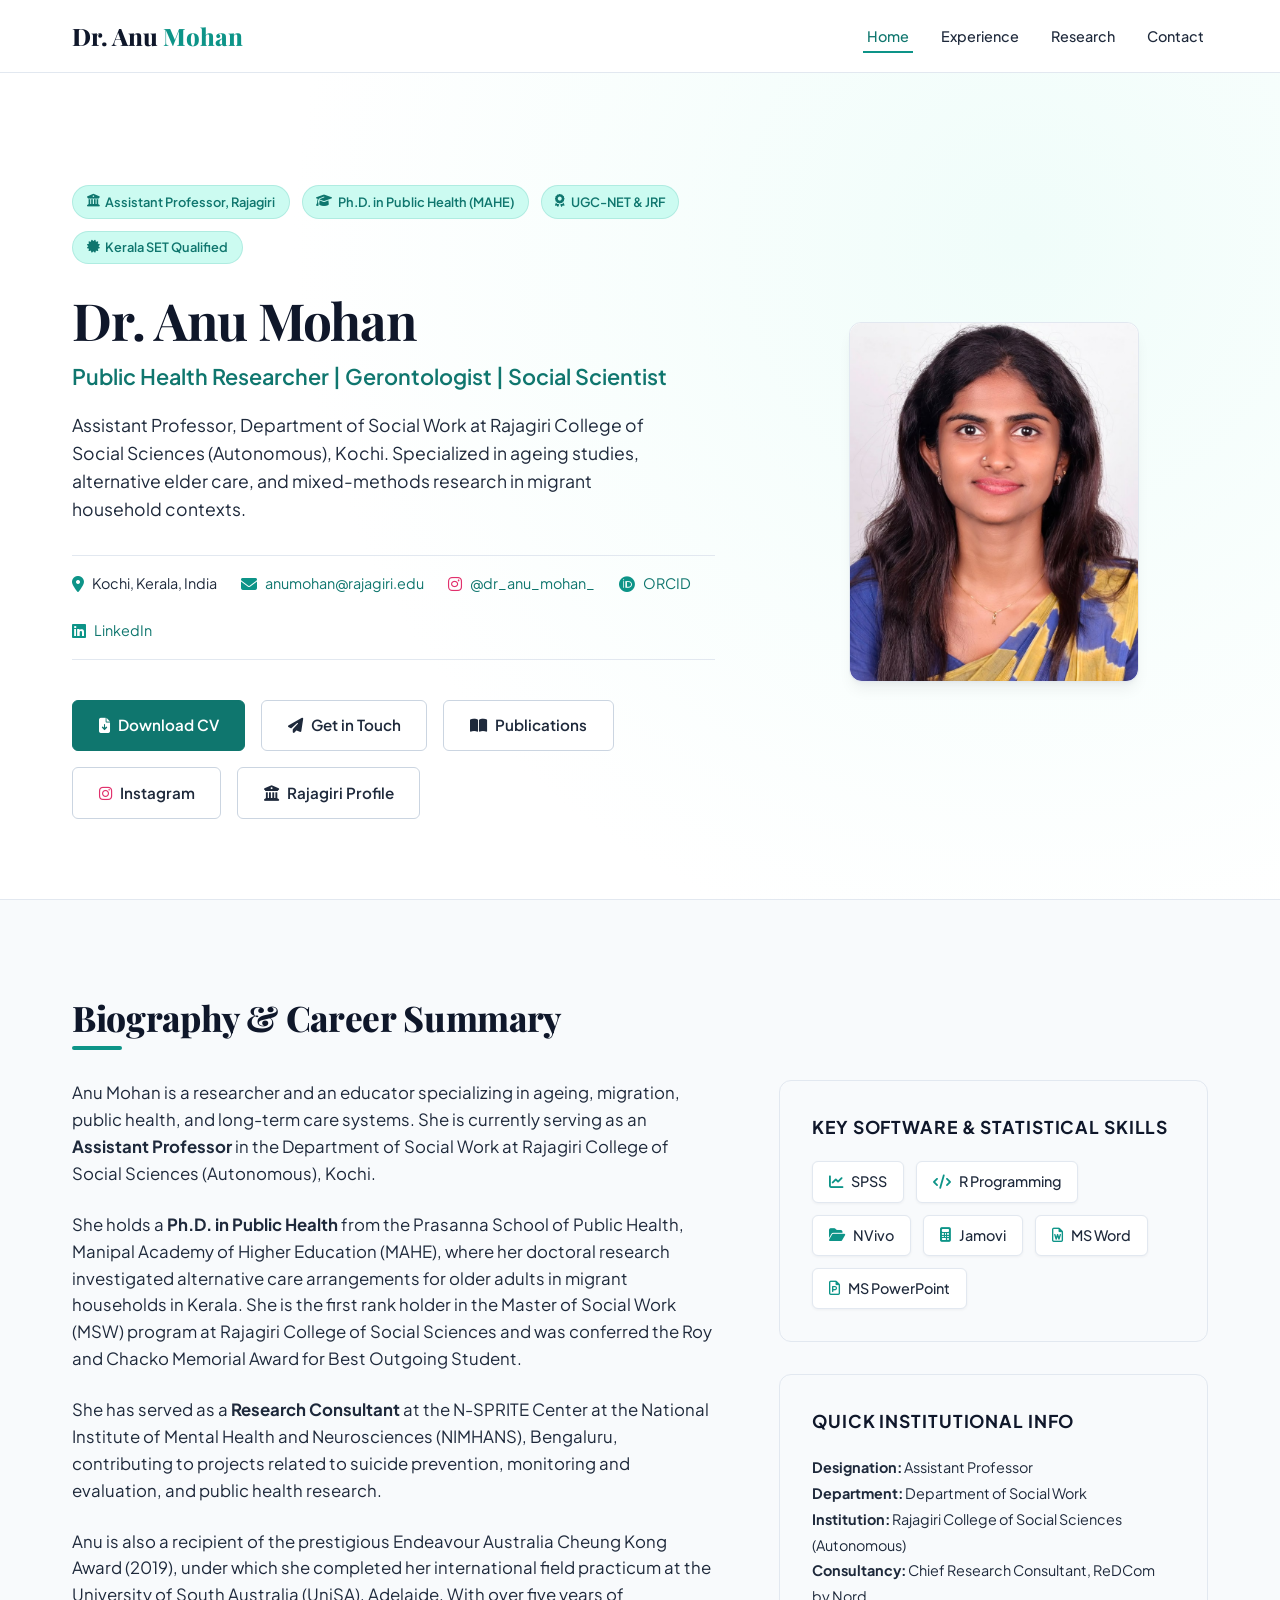
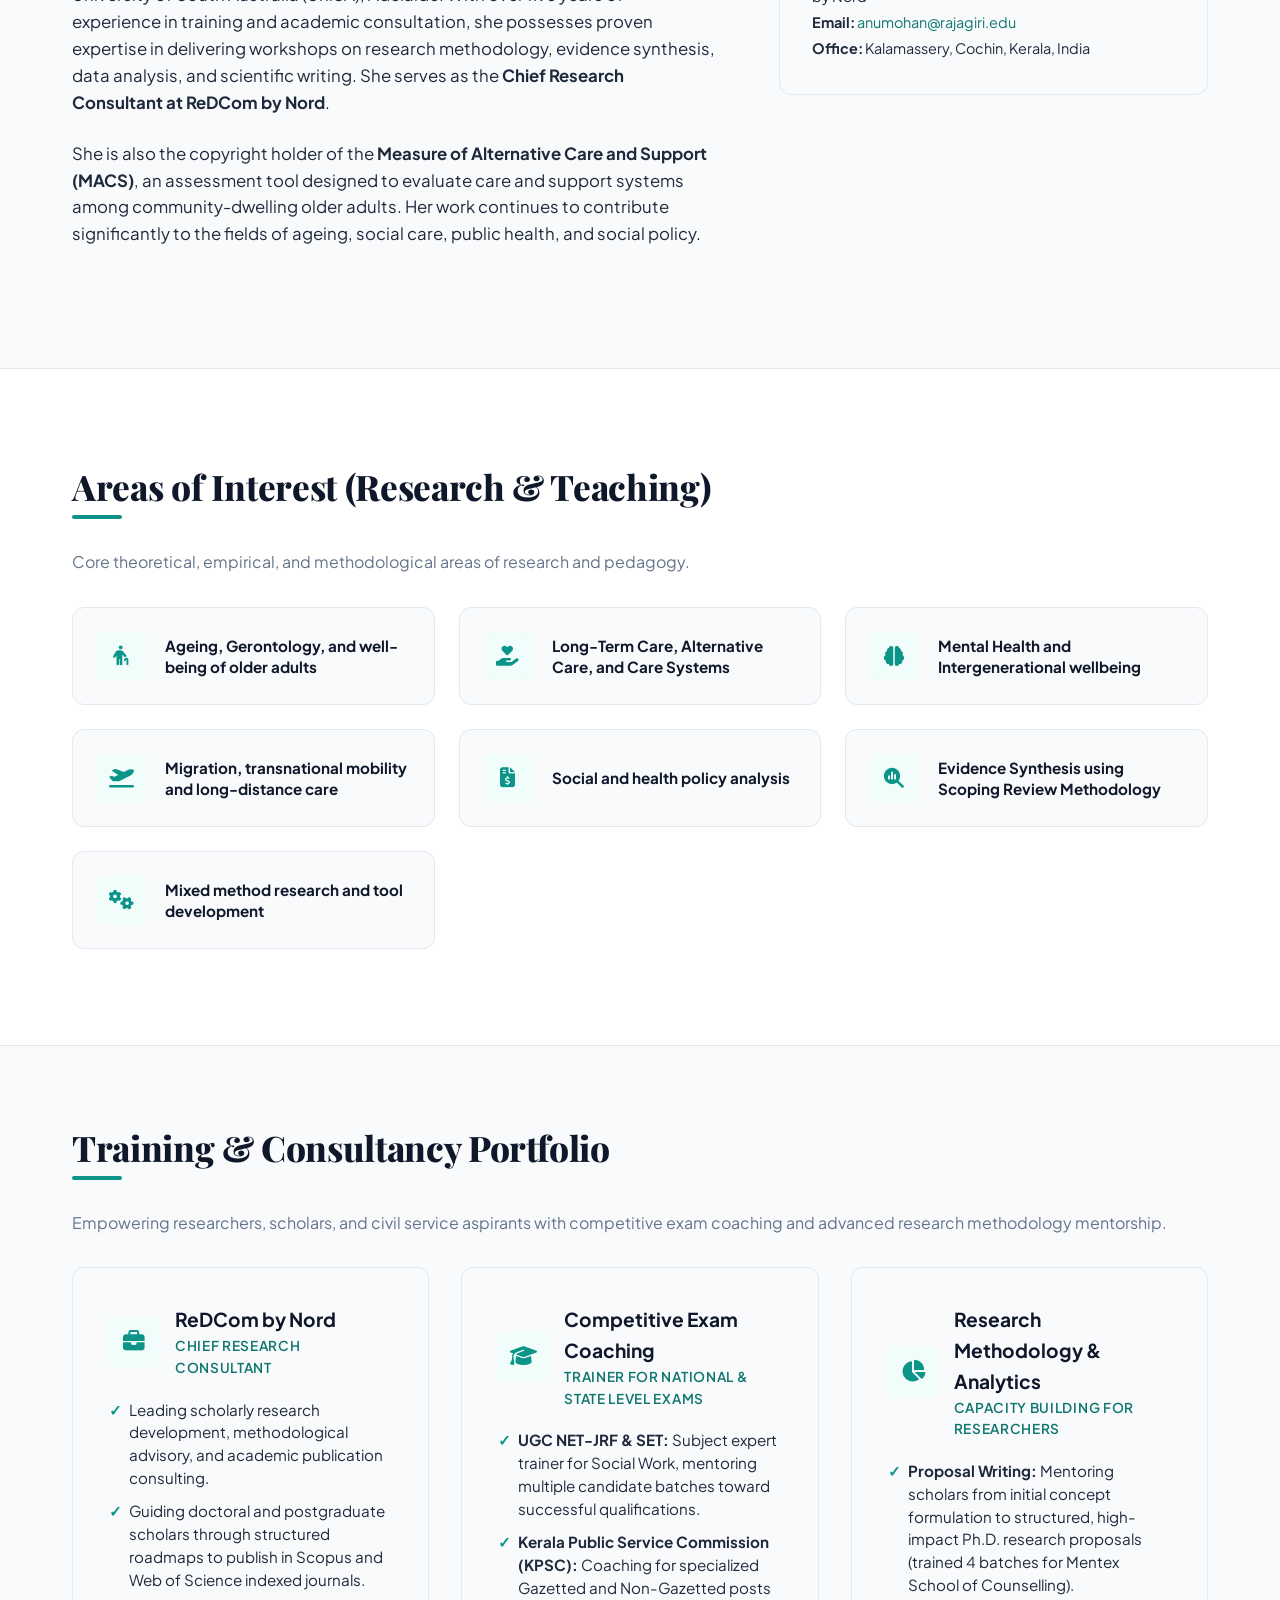
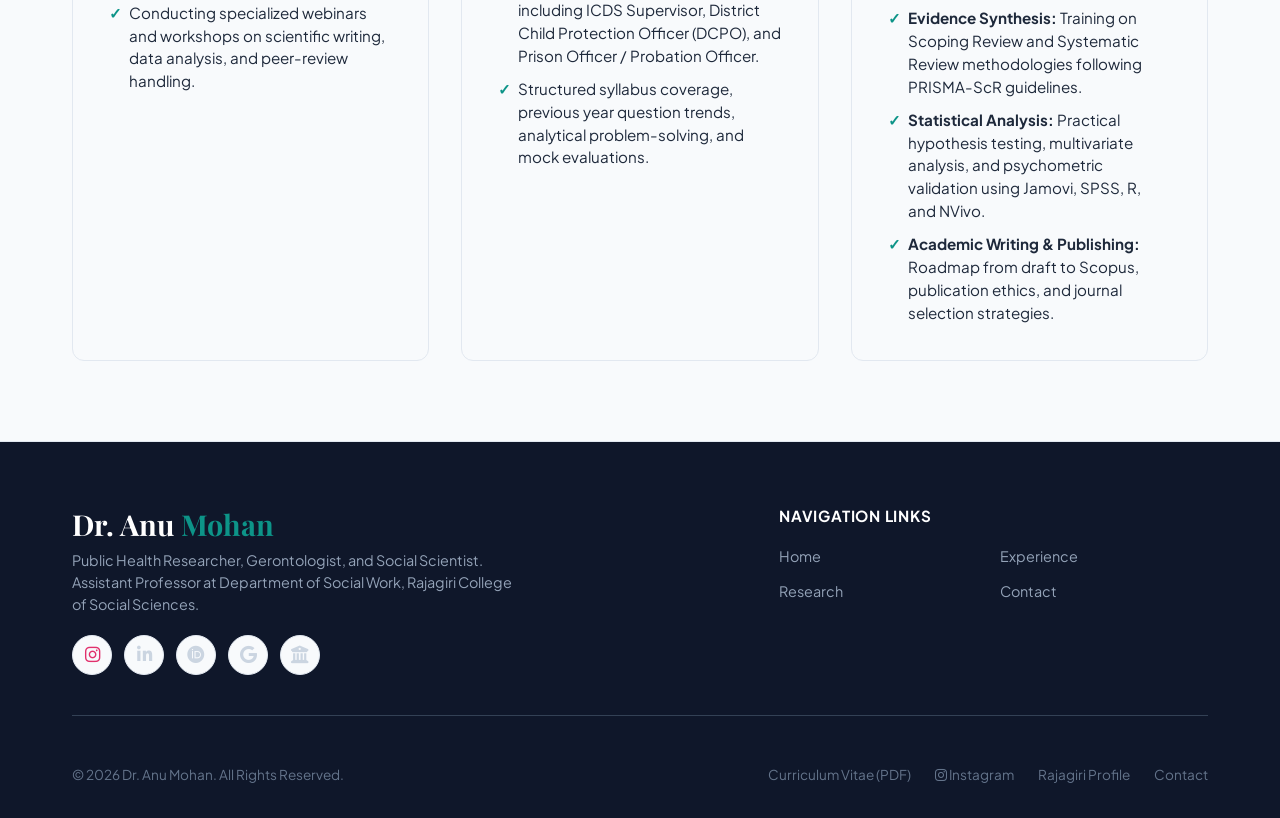
<file: index.html>
<!DOCTYPE html>
<html lang="en">
<head>
  <meta charset="UTF-8">
  <meta name="viewport" content="width=device-width, initial-scale=1.0">
  <title>Dr. Anu Mohan | Public Health Researcher & Gerontologist</title>
  <meta name="description" content="Academic portfolio of Dr. Anu Mohan, Assistant Professor, Public Health Researcher, Gerontologist, and Social Scientist specializing in ageing studies, alternative care, and mixed-methods research.">
  
  <!-- FontAwesome for Icons -->
  <link rel="stylesheet" href="https://cdnjs.cloudflare.com/ajax/libs/font-awesome/6.4.0/css/all.min.css">
  
  <!-- Custom Stylesheet -->
  <link rel="stylesheet" href="styles.css">
</head>
<body>

  <!-- Sticky Header & Navigation -->
  <header id="header">
    <div class="container header-container">
      <a href="index.html" class="logo">Dr. Anu <span>Mohan</span></a>
      <button class="menu-toggle" id="menu-toggle" aria-label="Toggle Navigation">
        <i class="fa-solid fa-bars"></i>
      </button>
      <nav>
        <ul class="nav-links" id="nav-links">
          <li><a href="index.html" class="nav-link active">Home</a></li>
          <li><a href="experience.html" class="nav-link">Experience</a></li>
          <li><a href="research.html" class="nav-link">Research</a></li>
          <li><a href="contact.html" class="nav-link">Contact</a></li>
        </ul>
      </nav>
    </div>
  </header>

  <!-- Hero Section -->
  <section class="hero" id="hero">
    <div class="container hero-grid">
      <div class="hero-text">
        <div class="hero-badges">
          <span class="badge"><i class="fa-solid fa-building-columns"></i> Assistant Professor, Rajagiri</span>
          <span class="badge"><i class="fa-solid fa-graduation-cap"></i> Ph.D. in Public Health (MAHE)</span>
          <span class="badge"><i class="fa-solid fa-award"></i> UGC-NET &amp; JRF</span>
          <span class="badge"><i class="fa-solid fa-certificate"></i> Kerala SET Qualified</span>
        </div>
        <h1 class="hero-title">Dr. Anu Mohan</h1>
        <div class="hero-headline">Public Health Researcher | Gerontologist | Social Scientist</div>
        <p class="hero-tagline">
          Assistant Professor, Department of Social Work at Rajagiri College of Social Sciences (Autonomous), Kochi. Specialized in ageing studies, alternative elder care, and mixed-methods research in migrant household contexts.
        </p>
        
        <div class="hero-meta">
          <div class="hero-meta-item">
            <i class="fa-solid fa-location-dot"></i>
            <span>Kochi, Kerala, India</span>
          </div>
          <div class="hero-meta-item">
            <i class="fa-solid fa-envelope"></i>
            <a href="mailto:anumohan@rajagiri.edu">anumohan@rajagiri.edu</a>
          </div>
          <div class="hero-meta-item">
            <i class="fa-brands fa-instagram" style="color: #E1306C;"></i>
            <a href="https://www.instagram.com/dr_anu_mohan_?stkn=MXcwcTk4ejJjenlhMg==" target="_blank" rel="noopener noreferrer">@dr_anu_mohan_</a>
          </div>
          <div class="hero-meta-item">
            <i class="fa-brands fa-orcid"></i>
            <a href="https://orcid.org/0009-0008-4764-7502" target="_blank" rel="noopener noreferrer">ORCID</a>
          </div>
          <div class="hero-meta-item">
            <i class="fa-brands fa-linkedin"></i>
            <a href="https://www.linkedin.com/school/rajagiri-college-of-social-sciences-autonomous" target="_blank">LinkedIn</a>
          </div>
        </div>

        <div class="hero-ctas">
          <a href="assets/Dr_Anu_Mohan_CV.pdf" class="btn btn-primary" download><i class="fa-solid fa-file-arrow-down"></i> Download CV</a>
          <a href="contact.html" class="btn btn-secondary"><i class="fa-solid fa-paper-plane"></i> Get in Touch</a>
          <a href="research.html" class="btn btn-secondary"><i class="fa-solid fa-book-open"></i> Publications</a>
          <a href="https://www.instagram.com/dr_anu_mohan_?stkn=MXcwcTk4ejJjenlhMg==" target="_blank" rel="noopener noreferrer" class="btn btn-secondary" title="Follow on Instagram"><i class="fa-brands fa-instagram" style="color: #E1306C;"></i> Instagram</a>
          <a href="https://rajagiri.edu/faculty-profile-details/anu-mohan" target="_blank" rel="noopener noreferrer" class="btn btn-secondary" title="View official faculty profile at Rajagiri College"><i class="fa-solid fa-building-columns"></i> Rajagiri Profile</a>
        </div>
      </div>
      
      <div class="hero-img-container">
        <div class="hero-img-bg-deco"></div>
        <div class="hero-img-frame">
          <img src="assets/anu_mohan_profile.jpg" alt="Dr. Anu Mohan">
        </div>
      </div>
    </div>
  </section>

  <!-- Biography Summary Section -->
  <section class="about" id="about">
    <div class="container">
      <h2>Biography &amp; Career Summary</h2>
      <div class="about-grid">
        <div class="about-text">
          <p>
            Anu Mohan is a researcher and an educator specializing in ageing, migration, public health, and long-term care systems. She is currently serving as an <strong>Assistant Professor</strong> in the Department of Social Work at Rajagiri College of Social Sciences (Autonomous), Kochi.
          </p>
          <p>
            She holds a <strong>Ph.D. in Public Health</strong> from the Prasanna School of Public Health, Manipal Academy of Higher Education (MAHE), where her doctoral research investigated alternative care arrangements for older adults in migrant households in Kerala. She is the first rank holder in the Master of Social Work (MSW) program at Rajagiri College of Social Sciences and was conferred the Roy and Chacko Memorial Award for Best Outgoing Student. 
          </p>
          <p>
            She has served as a <strong>Research Consultant</strong> at the N-SPRITE Center at the National Institute of Mental Health and Neurosciences (NIMHANS), Bengaluru, contributing to projects related to suicide prevention, monitoring and evaluation, and public health research. 
          </p>
          <p>
            Anu is also a recipient of the prestigious Endeavour Australia Cheung Kong Award (2019), under which she completed her international field practicum at the University of South Australia (UniSA), Adelaide. With over five years of experience in training and academic consultation, she possesses proven expertise in delivering workshops on research methodology, evidence synthesis, data analysis, and scientific writing. She serves as the <strong>Chief Research Consultant at ReDCom by Nord</strong>.
          </p>
          <p>
            She is also the copyright holder of the <strong>Measure of Alternative Care and Support (MACS)</strong>, an assessment tool designed to evaluate care and support systems among community-dwelling older adults. Her work continues to contribute significantly to the fields of ageing, social care, public health, and social policy.
          </p>
        </div>
        
        <div>
          <div class="skills-wrapper" style="margin-bottom: 2rem;">
            <div class="skills-title">Key Software &amp; Statistical Skills</div>
            <div class="skills-tags">
              <div class="skill-tag"><i class="fa-solid fa-chart-line"></i> SPSS</div>
              <div class="skill-tag"><i class="fa-solid fa-code"></i> R Programming</div>
              <div class="skill-tag"><i class="fa-solid fa-folder-open"></i> NVivo</div>
              <div class="skill-tag"><i class="fa-solid fa-calculator"></i> Jamovi</div>
              <div class="skill-tag"><i class="fa-regular fa-file-word"></i> MS Word</div>
              <div class="skill-tag"><i class="fa-regular fa-file-powerpoint"></i> MS PowerPoint</div>
            </div>
          </div>

          <div class="skills-wrapper">
            <div class="skills-title">Quick Institutional Info</div>
            <ul style="list-style: none; font-size: 0.9rem; color: var(--text-secondary); line-height: 1.8;">
              <li><strong>Designation:</strong> Assistant Professor</li>
              <li><strong>Department:</strong> Department of Social Work</li>
              <li><strong>Institution:</strong> Rajagiri College of Social Sciences (Autonomous)</li>
              <li><strong>Consultancy:</strong> Chief Research Consultant, ReDCom by Nord</li>
              <li><strong>Email:</strong> <a href="mailto:anumohan@rajagiri.edu">anumohan@rajagiri.edu</a></li>
              <li><strong>Office:</strong> Kalamassery, Cochin, Kerala, India</li>
            </ul>
          </div>
        </div>
      </div>
    </div>
  </section>

  <!-- Areas of Interest Section -->
  <section class="interests" id="interests">
    <div class="container">
      <h2>Areas of Interest (Research &amp; Teaching)</h2>
      <p style="color: var(--text-muted); margin-bottom: 2rem;">Core theoretical, empirical, and methodological areas of research and pedagogy.</p>
      <div class="interest-grid">
        <div class="interest-card">
          <div class="interest-icon"><i class="fa-solid fa-person-cane"></i></div>
          <span>Ageing, Gerontology, and well-being of older adults</span>
        </div>
        <div class="interest-card">
          <div class="interest-icon"><i class="fa-solid fa-hand-holding-heart"></i></div>
          <span>Long-Term Care, Alternative Care, and Care Systems</span>
        </div>
        <div class="interest-card">
          <div class="interest-icon"><i class="fa-solid fa-brain"></i></div>
          <span>Mental Health and Intergenerational wellbeing</span>
        </div>
        <div class="interest-card">
          <div class="interest-icon"><i class="fa-solid fa-plane-departure"></i></div>
          <span>Migration, transnational mobility and long-distance care</span>
        </div>
        <div class="interest-card">
          <div class="interest-icon"><i class="fa-solid fa-file-invoice-dollar"></i></div>
          <span>Social and health policy analysis</span>
        </div>
        <div class="interest-card">
          <div class="interest-icon"><i class="fa-solid fa-magnifying-glass-chart"></i></div>
          <span>Evidence Synthesis using Scoping Review Methodology</span>
        </div>
        <div class="interest-card">
          <div class="interest-icon"><i class="fa-solid fa-gears"></i></div>
          <span>Mixed method research and tool development</span>
        </div>
      </div>
    </div>
  </section>

  <!-- Trainer & Consultancy Portfolio Section -->
  <section class="trainer-portfolio" id="trainer-portfolio" style="background-color: var(--bg-card); padding: 5rem 0;">
    <div class="container">
      <h2>Training &amp; Consultancy Portfolio</h2>
      <p style="color: var(--text-muted); margin-bottom: 2rem;">Empowering researchers, scholars, and civil service aspirants with competitive exam coaching and advanced research methodology mentorship.</p>
      
      <div class="trainer-grid">
        
        <!-- Trainer Card 1 -->
        <div class="trainer-card">
          <div class="trainer-card-header">
            <div class="trainer-card-icon"><i class="fa-solid fa-briefcase"></i></div>
            <div>
              <div class="trainer-card-title">ReDCom by Nord</div>
              <div class="trainer-card-subtitle">Chief Research Consultant</div>
            </div>
          </div>
          <ul class="trainer-card-list">
            <li>Leading scholarly research development, methodological advisory, and academic publication consulting.</li>
            <li>Guiding doctoral and postgraduate scholars through structured roadmaps to publish in Scopus and Web of Science indexed journals.</li>
            <li>Conducting specialized webinars and workshops on scientific writing, data analysis, and peer-review handling.</li>
          </ul>
        </div>

        <!-- Trainer Card 2 -->
        <div class="trainer-card">
          <div class="trainer-card-header">
            <div class="trainer-card-icon"><i class="fa-solid fa-graduation-cap"></i></div>
            <div>
              <div class="trainer-card-title">Competitive Exam Coaching</div>
              <div class="trainer-card-subtitle">Trainer for National &amp; State Level Exams</div>
            </div>
          </div>
          <ul class="trainer-card-list">
            <li><strong>UGC NET-JRF &amp; SET:</strong> Subject expert trainer for Social Work, mentoring multiple candidate batches toward successful qualifications.</li>
            <li><strong>Kerala Public Service Commission (KPSC):</strong> Coaching for specialized Gazetted and Non-Gazetted posts including ICDS Supervisor, District Child Protection Officer (DCPO), and Prison Officer / Probation Officer.</li>
            <li>Structured syllabus coverage, previous year question trends, analytical problem-solving, and mock evaluations.</li>
          </ul>
        </div>

        <!-- Trainer Card 3 -->
        <div class="trainer-card">
          <div class="trainer-card-header">
            <div class="trainer-card-icon"><i class="fa-solid fa-chart-pie"></i></div>
            <div>
              <div class="trainer-card-title">Research Methodology &amp; Analytics</div>
              <div class="trainer-card-subtitle">Capacity Building for Researchers</div>
            </div>
          </div>
          <ul class="trainer-card-list">
            <li><strong>Proposal Writing:</strong> Mentoring scholars from initial concept formulation to structured, high-impact Ph.D. research proposals (trained 4 batches for Mentex School of Counselling).</li>
            <li><strong>Evidence Synthesis:</strong> Training on Scoping Review and Systematic Review methodologies following PRISMA-ScR guidelines.</li>
            <li><strong>Statistical Analysis:</strong> Practical hypothesis testing, multivariate analysis, and psychometric validation using Jamovi, SPSS, R, and NVivo.</li>
            <li><strong>Academic Writing &amp; Publishing:</strong> Roadmap from draft to Scopus, publication ethics, and journal selection strategies.</li>
          </ul>
        </div>

      </div>
    </div>
  </section>

  <!-- Footer -->
  <footer>
    <div class="container">
      <div class="footer-grid">
        <div class="footer-brand">
          <h3>Dr. Anu <span>Mohan</span></h3>
          <p>Public Health Researcher, Gerontologist, and Social Scientist. Assistant Professor at Department of Social Work, Rajagiri College of Social Sciences.</p>
          <div class="footer-social-links" style="margin-top: 1.25rem; display: flex; gap: 0.75rem;">
            <a href="https://www.instagram.com/dr_anu_mohan_?stkn=MXcwcTk4ejJjenlhMg==" target="_blank" rel="noopener noreferrer" class="social-btn" aria-label="Instagram" title="Instagram: @dr_anu_mohan_"><i class="fa-brands fa-instagram" style="color: #E1306C;"></i></a>
            <a href="https://www.linkedin.com/school/rajagiri-college-of-social-sciences-autonomous" target="_blank" rel="noopener noreferrer" class="social-btn" aria-label="LinkedIn" title="LinkedIn"><i class="fa-brands fa-linkedin-in"></i></a>
            <a href="https://orcid.org/0009-0008-4764-7502" target="_blank" rel="noopener noreferrer" class="social-btn" aria-label="ORCID" title="ORCID Profile"><i class="fa-brands fa-orcid"></i></a>
            <a href="https://scholar.google.com" target="_blank" rel="noopener noreferrer" class="social-btn" aria-label="Google Scholar" title="Google Scholar"><i class="fa-brands fa-google"></i></a>
            <a href="https://rajagiri.edu/faculty-profile-details/anu-mohan" target="_blank" rel="noopener noreferrer" class="social-btn" aria-label="Rajagiri Profile" title="Rajagiri Faculty Profile"><i class="fa-solid fa-building-columns"></i></a>
          </div>
        </div>
        <div class="footer-links">
          <h4>Navigation Links</h4>
          <div class="footer-nav">
            <a href="index.html">Home</a>
            <a href="experience.html">Experience</a>
            <a href="research.html">Research</a>
            <a href="contact.html">Contact</a>
          </div>
        </div>
      </div>
      <div class="footer-bottom">
        <p>&copy; 2026 Dr. Anu Mohan. All Rights Reserved.</p>
        <div class="footer-bottom-links">
          <a href="assets/Dr_Anu_Mohan_CV.pdf" download>Curriculum Vitae (PDF)</a>
          <a href="https://www.instagram.com/dr_anu_mohan_?stkn=MXcwcTk4ejJjenlhMg==" target="_blank" rel="noopener noreferrer"><i class="fa-brands fa-instagram"></i> Instagram</a>
          <a href="https://rajagiri.edu/faculty-profile-details/anu-mohan" target="_blank" rel="noopener noreferrer">Rajagiri Profile</a>
          <a href="contact.html">Contact</a>
        </div>
      </div>
    </div>
  </footer>

  <!-- Custom JavaScript -->
  <script src="script.js"></script>
</body>
</html>
</file>
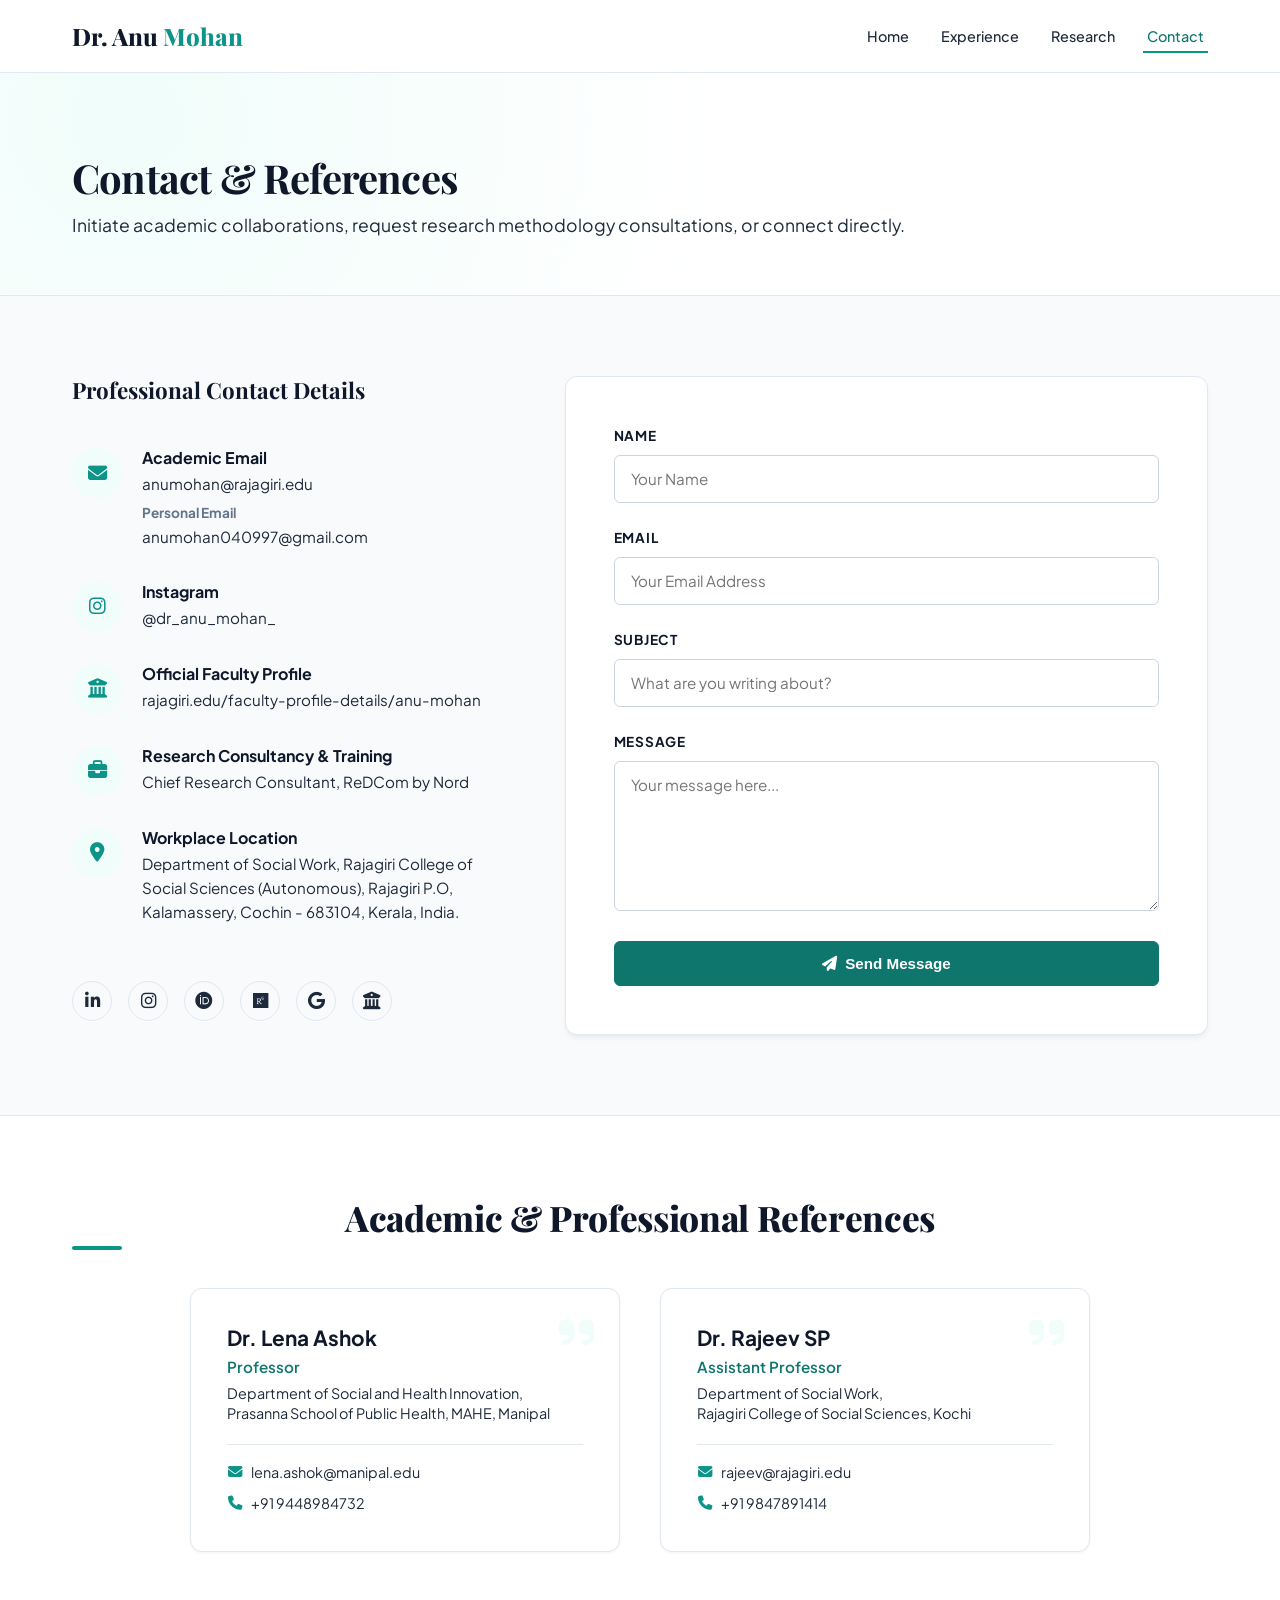
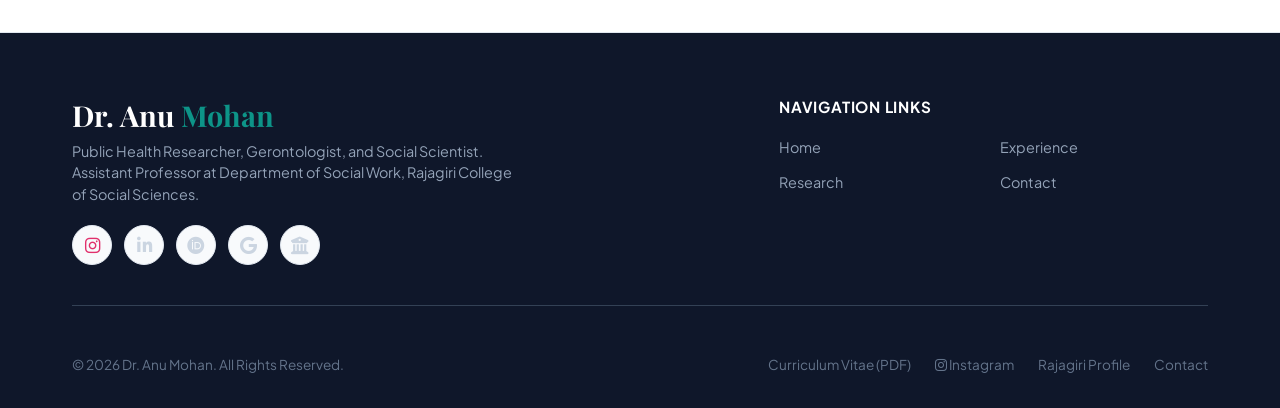
<file: contact.html>
<!DOCTYPE html>
<html lang="en">
<head>
  <meta charset="UTF-8">
  <meta name="viewport" content="width=device-width, initial-scale=1.0">
  <title>Contact & References | Dr. Anu Mohan</title>
  <meta name="description" content="Get in touch with Dr. Anu Mohan, Assistant Professor and Public Health Researcher. View professional references and submit an inquiry.">
  
  <!-- FontAwesome for Icons -->
  <link rel="stylesheet" href="https://cdnjs.cloudflare.com/ajax/libs/font-awesome/6.4.0/css/all.min.css">
  
  <!-- Custom Stylesheet -->
  <link rel="stylesheet" href="styles.css">
</head>
<body>

  <!-- Sticky Header & Navigation -->
  <header id="header">
    <div class="container header-container">
      <a href="index.html" class="logo">Dr. Anu <span>Mohan</span></a>
      <button class="menu-toggle" id="menu-toggle" aria-label="Toggle Navigation">
        <i class="fa-solid fa-bars"></i>
      </button>
      <nav>
        <ul class="nav-links" id="nav-links">
          <li><a href="index.html" class="nav-link">Home</a></li>
          <li><a href="experience.html" class="nav-link">Experience</a></li>
          <li><a href="research.html" class="nav-link">Research</a></li>
          <li><a href="contact.html" class="nav-link active">Contact</a></li>
        </ul>
      </nav>
    </div>
  </header>

  <!-- Subpage Hero Banner -->
  <section class="subpage-hero">
    <div class="container">
      <h1>Contact &amp; References</h1>
      <p>Initiate academic collaborations, request research methodology consultations, or connect directly.</p>
    </div>
  </section>

  <!-- Contact Form & Info Panel Section -->
  <section class="contact" id="contact" style="padding: 5rem 0;">
    <div class="container">
      <div class="contact-grid">
        
        <!-- Contact details -->
        <div class="contact-info-panel">
          <h3>Professional Contact Details</h3>
          
          <div class="contact-info-card">
            <div class="contact-icon"><i class="fa-solid fa-envelope"></i></div>
            <div class="contact-details">
              <h4>Academic Email</h4>
              <p><a href="mailto:anumohan@rajagiri.edu">anumohan@rajagiri.edu</a></p>
              <h4 style="margin-top: 0.5rem; font-size: 0.85rem; color: var(--text-muted);">Personal Email</h4>
              <p><a href="mailto:anumohan040997@gmail.com">anumohan040997@gmail.com</a></p>
            </div>
          </div>

          <div class="contact-info-card">
            <div class="contact-icon"><i class="fa-brands fa-instagram"></i></div>
            <div class="contact-details">
              <h4>Instagram</h4>
              <p><a href="https://www.instagram.com/dr_anu_mohan_?stkn=MXcwcTk4ejJjenlhMg==" target="_blank" rel="noopener noreferrer">@dr_anu_mohan_</a></p>
            </div>
          </div>

          <div class="contact-info-card">
            <div class="contact-icon"><i class="fa-solid fa-building-columns"></i></div>
            <div class="contact-details">
              <h4>Official Faculty Profile</h4>
              <p><a href="https://rajagiri.edu/faculty-profile-details/anu-mohan" target="_blank" rel="noopener noreferrer">rajagiri.edu/faculty-profile-details/anu-mohan</a></p>
            </div>
          </div>

          <div class="contact-info-card">
            <div class="contact-icon"><i class="fa-solid fa-briefcase"></i></div>
            <div class="contact-details">
              <h4>Research Consultancy &amp; Training</h4>
              <p>Chief Research Consultant, ReDCom by Nord</p>
            </div>
          </div>

          <div class="contact-info-card">
            <div class="contact-icon"><i class="fa-solid fa-location-dot"></i></div>
            <div class="contact-details">
              <h4>Workplace Location</h4>
              <p>Department of Social Work, Rajagiri College of Social Sciences (Autonomous), Rajagiri P.O, Kalamassery, Cochin - 683104, Kerala, India.</p>
            </div>
          </div>

          <div class="social-links">
            <a href="https://www.linkedin.com/school/rajagiri-college-of-social-sciences-autonomous" target="_blank" rel="noopener noreferrer" class="social-btn" aria-label="LinkedIn" title="LinkedIn"><i class="fa-brands fa-linkedin-in"></i></a>
            <a href="https://www.instagram.com/dr_anu_mohan_?stkn=MXcwcTk4ejJjenlhMg==" target="_blank" rel="noopener noreferrer" class="social-btn" aria-label="Instagram" title="Instagram: @dr_anu_mohan_"><i class="fa-brands fa-instagram"></i></a>
            <a href="https://orcid.org/0009-0008-4764-7502" target="_blank" rel="noopener noreferrer" class="social-btn" aria-label="ORCID" title="ORCID Profile"><i class="fa-brands fa-orcid"></i></a>
            <a href="https://researchgate.net" target="_blank" rel="noopener noreferrer" class="social-btn" aria-label="ResearchGate" title="ResearchGate"><i class="fa-brands fa-researchgate"></i></a>
            <a href="https://scholar.google.com" target="_blank" rel="noopener noreferrer" class="social-btn" aria-label="Google Scholar" title="Google Scholar"><i class="fa-brands fa-google"></i></a>
            <a href="https://rajagiri.edu/faculty-profile-details/anu-mohan" target="_blank" rel="noopener noreferrer" class="social-btn" aria-label="Rajagiri Profile" title="Rajagiri Faculty Profile"><i class="fa-solid fa-building-columns"></i></a>
          </div>
        </div>

        <!-- Contact Form -->
        <div class="contact-form-wrapper">
          <form id="portfolio-contact-form">
            <div class="form-group">
              <label for="form-name">Name</label>
              <input type="text" id="form-name" class="form-control" placeholder="Your Name" required>
            </div>
            <div class="form-group">
              <label for="form-email">Email</label>
              <input type="email" id="form-email" class="form-control" placeholder="Your Email Address" required>
            </div>
            <div class="form-group">
              <label for="form-subject">Subject</label>
              <input type="text" id="form-subject" class="form-control" placeholder="What are you writing about?" required>
            </div>
            <div class="form-group">
              <label for="form-message">Message</label>
              <textarea id="form-message" class="form-control" placeholder="Your message here..." required></textarea>
            </div>
            <button type="submit" class="btn btn-primary" style="width: 100%;"><i class="fa-solid fa-paper-plane"></i> Send Message</button>
          </form>
        </div>

      </div>
    </div>
  </section>

  <!-- References Section -->
  <section class="references" id="references" style="padding: 5rem 0;">
    <div class="container">
      <h2 style="text-align: center; margin-bottom: 3rem;">Academic &amp; Professional References</h2>
      <div class="ref-grid">
        
        <!-- Ref 1 -->
        <div class="ref-card">
          <i class="fa-solid fa-quote-right quote-icon"></i>
          <h3 class="ref-name">Dr. Lena Ashok</h3>
          <div class="ref-title">Professor</div>
          <div class="ref-dept">
            Department of Social and Health Innovation,<br>
            Prasanna School of Public Health, MAHE, Manipal
          </div>
          <div class="ref-contact-info">
            <a href="mailto:lena.ashok@manipal.edu" class="ref-link">
              <i class="fa-solid fa-envelope"></i>
              <span>lena.ashok@manipal.edu</span>
            </a>
            <a href="tel:+919448984732" class="ref-link">
              <i class="fa-solid fa-phone"></i>
              <span>+91 9448984732</span>
            </a>
          </div>
        </div>

        <!-- Ref 2 -->
        <div class="ref-card">
          <i class="fa-solid fa-quote-right quote-icon"></i>
          <h3 class="ref-name">Dr. Rajeev SP</h3>
          <div class="ref-title">Assistant Professor</div>
          <div class="ref-dept">
            Department of Social Work,<br>
            Rajagiri College of Social Sciences, Kochi
          </div>
          <div class="ref-contact-info">
            <a href="mailto:rajeev@rajagiri.edu" class="ref-link">
              <i class="fa-solid fa-envelope"></i>
              <span>rajeev@rajagiri.edu</span>
            </a>
            <a href="tel:+919847891414" class="ref-link">
              <i class="fa-solid fa-phone"></i>
              <span>+91 9847891414</span>
            </a>
          </div>
        </div>

      </div>
    </div>
  </section>

  <!-- Footer -->
  <footer>
    <div class="container">
      <div class="footer-grid">
        <div class="footer-brand">
          <h3>Dr. Anu <span>Mohan</span></h3>
          <p>Public Health Researcher, Gerontologist, and Social Scientist. Assistant Professor at Department of Social Work, Rajagiri College of Social Sciences.</p>
          <div class="footer-social-links" style="margin-top: 1.25rem; display: flex; gap: 0.75rem;">
            <a href="https://www.instagram.com/dr_anu_mohan_?stkn=MXcwcTk4ejJjenlhMg==" target="_blank" rel="noopener noreferrer" class="social-btn" aria-label="Instagram" title="Instagram: @dr_anu_mohan_"><i class="fa-brands fa-instagram" style="color: #E1306C;"></i></a>
            <a href="https://www.linkedin.com/school/rajagiri-college-of-social-sciences-autonomous" target="_blank" rel="noopener noreferrer" class="social-btn" aria-label="LinkedIn" title="LinkedIn"><i class="fa-brands fa-linkedin-in"></i></a>
            <a href="https://orcid.org/0009-0008-4764-7502" target="_blank" rel="noopener noreferrer" class="social-btn" aria-label="ORCID" title="ORCID Profile"><i class="fa-brands fa-orcid"></i></a>
            <a href="https://scholar.google.com" target="_blank" rel="noopener noreferrer" class="social-btn" aria-label="Google Scholar" title="Google Scholar"><i class="fa-brands fa-google"></i></a>
            <a href="https://rajagiri.edu/faculty-profile-details/anu-mohan" target="_blank" rel="noopener noreferrer" class="social-btn" aria-label="Rajagiri Profile" title="Rajagiri Faculty Profile"><i class="fa-solid fa-building-columns"></i></a>
          </div>
        </div>
        <div class="footer-links">
          <h4>Navigation Links</h4>
          <div class="footer-nav">
            <a href="index.html">Home</a>
            <a href="experience.html">Experience</a>
            <a href="research.html">Research</a>
            <a href="contact.html">Contact</a>
          </div>
        </div>
      </div>
      <div class="footer-bottom">
        <p>&copy; 2026 Dr. Anu Mohan. All Rights Reserved.</p>
        <div class="footer-bottom-links">
          <a href="assets/Dr_Anu_Mohan_CV.pdf" download>Curriculum Vitae (PDF)</a>
          <a href="https://www.instagram.com/dr_anu_mohan_?stkn=MXcwcTk4ejJjenlhMg==" target="_blank" rel="noopener noreferrer"><i class="fa-brands fa-instagram"></i> Instagram</a>
          <a href="https://rajagiri.edu/faculty-profile-details/anu-mohan" target="_blank" rel="noopener noreferrer">Rajagiri Profile</a>
          <a href="contact.html">Contact</a>
        </div>
      </div>
    </div>
  </footer>

  <!-- Contact Form Success Modal -->
  <div class="modal-overlay" id="success-modal">
    <div class="modal-content">
      <div class="modal-icon">
        <i class="fa-solid fa-circle-check"></i>
      </div>
      <h3 class="modal-title">Thank You!</h3>
      <p class="modal-text">Your message has been successfully sent. Dr. Anu Mohan will get back to you shortly.</p>
      <button class="btn btn-primary" id="close-modal-btn">Close Window</button>
    </div>
  </div>

  <!-- Custom JavaScript -->
  <script src="script.js"></script>
</body>
</html>
</file>
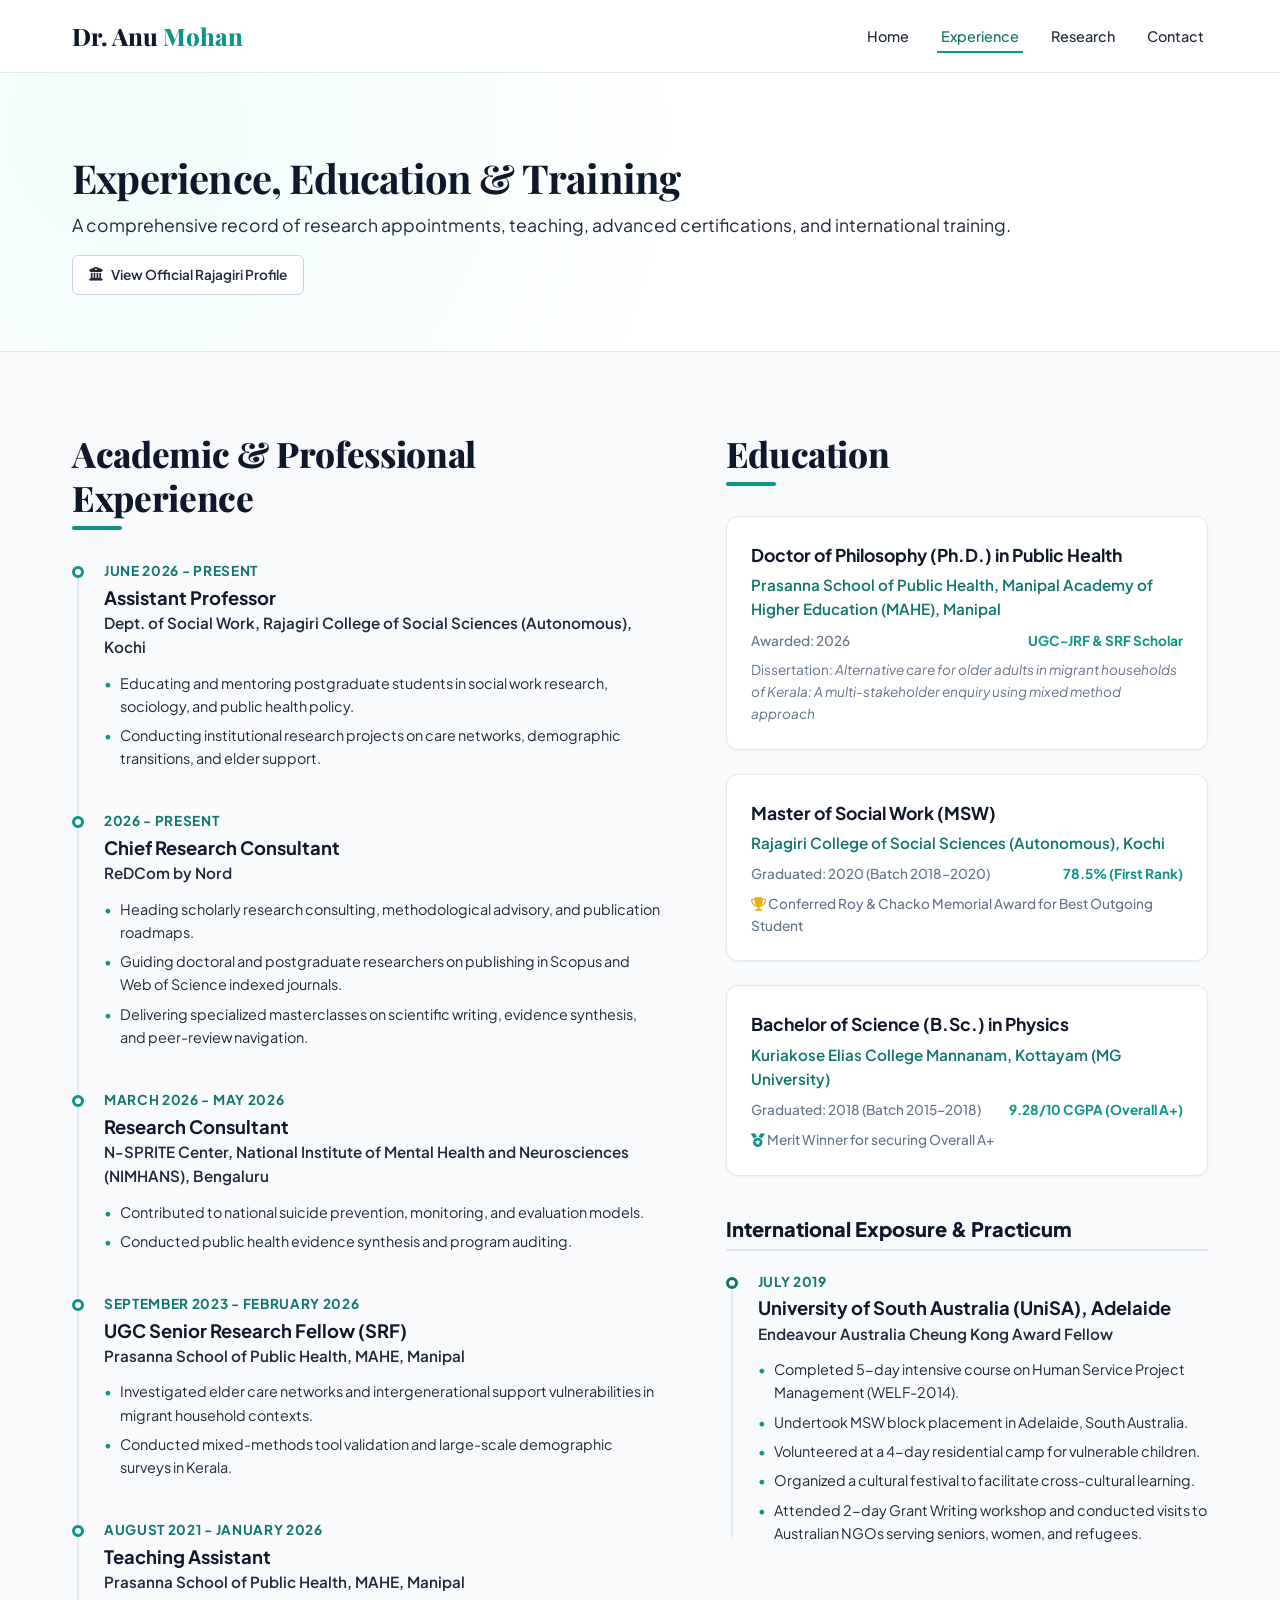
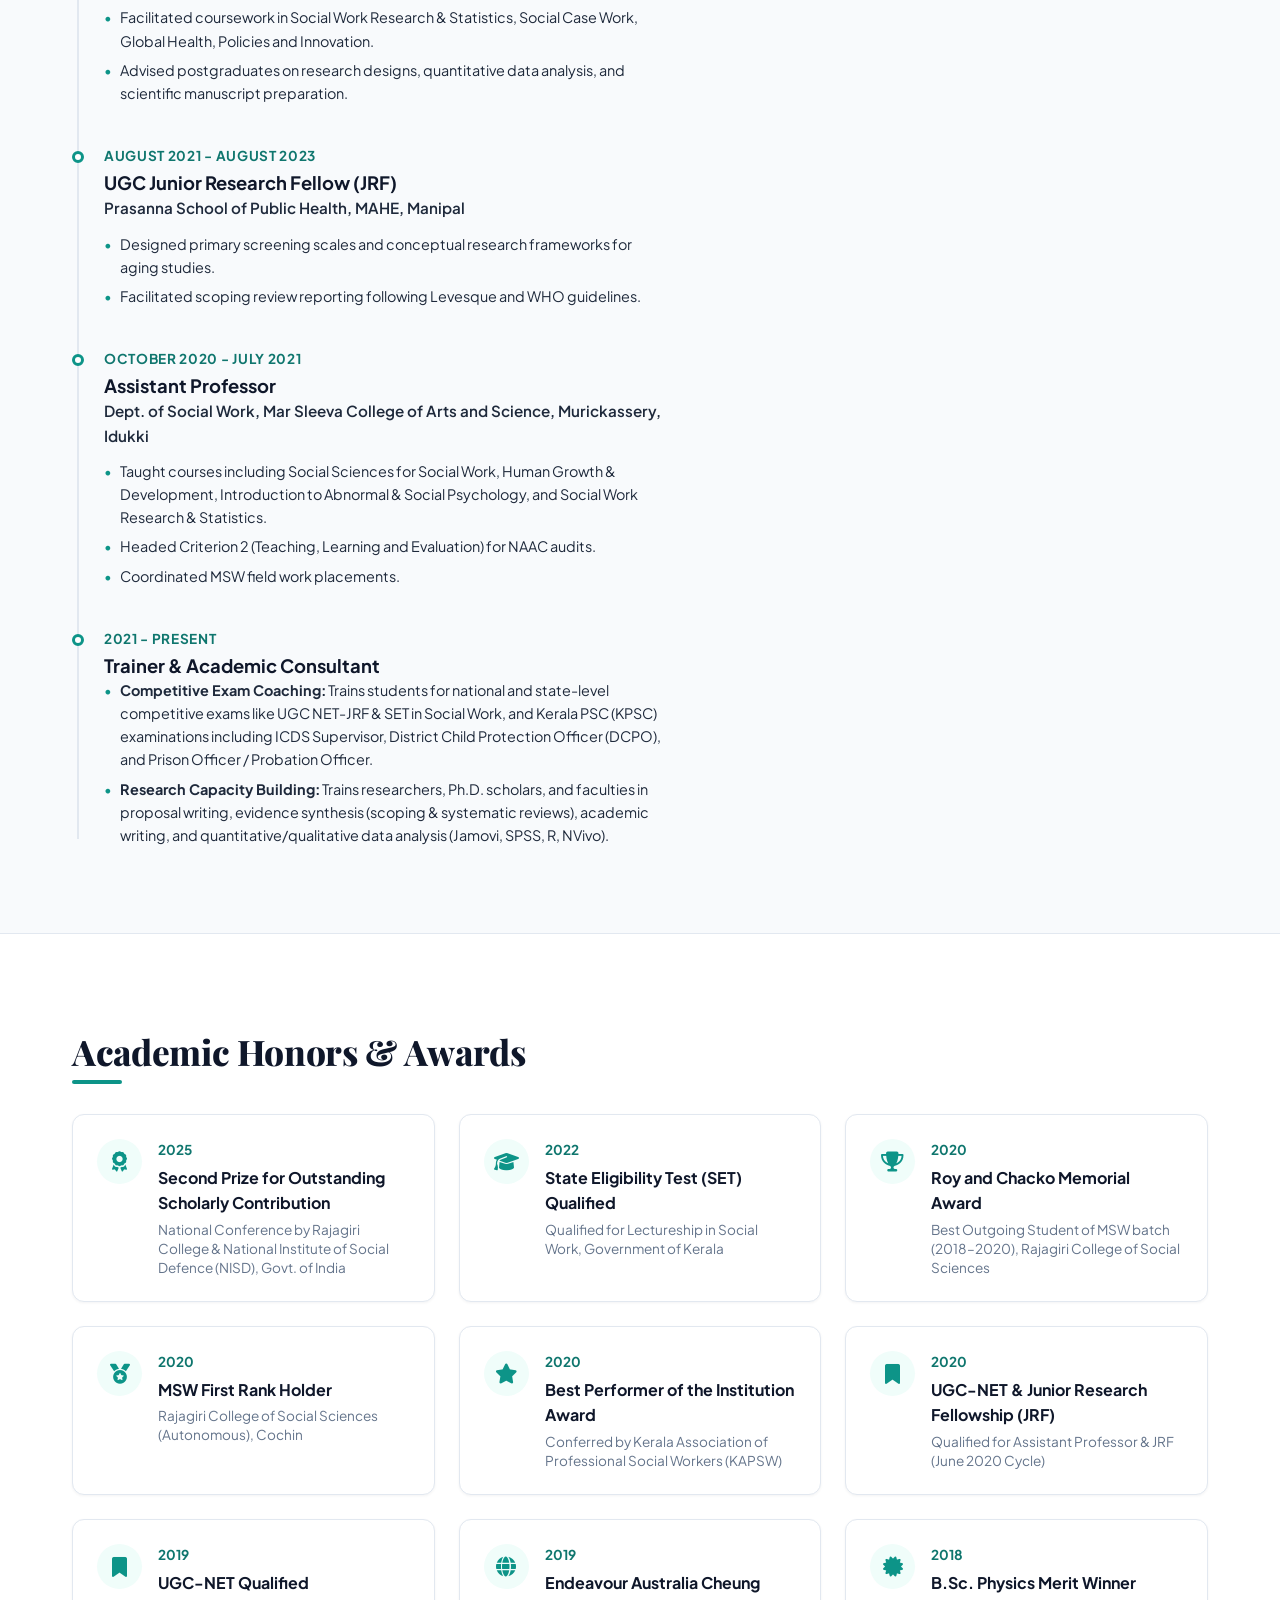
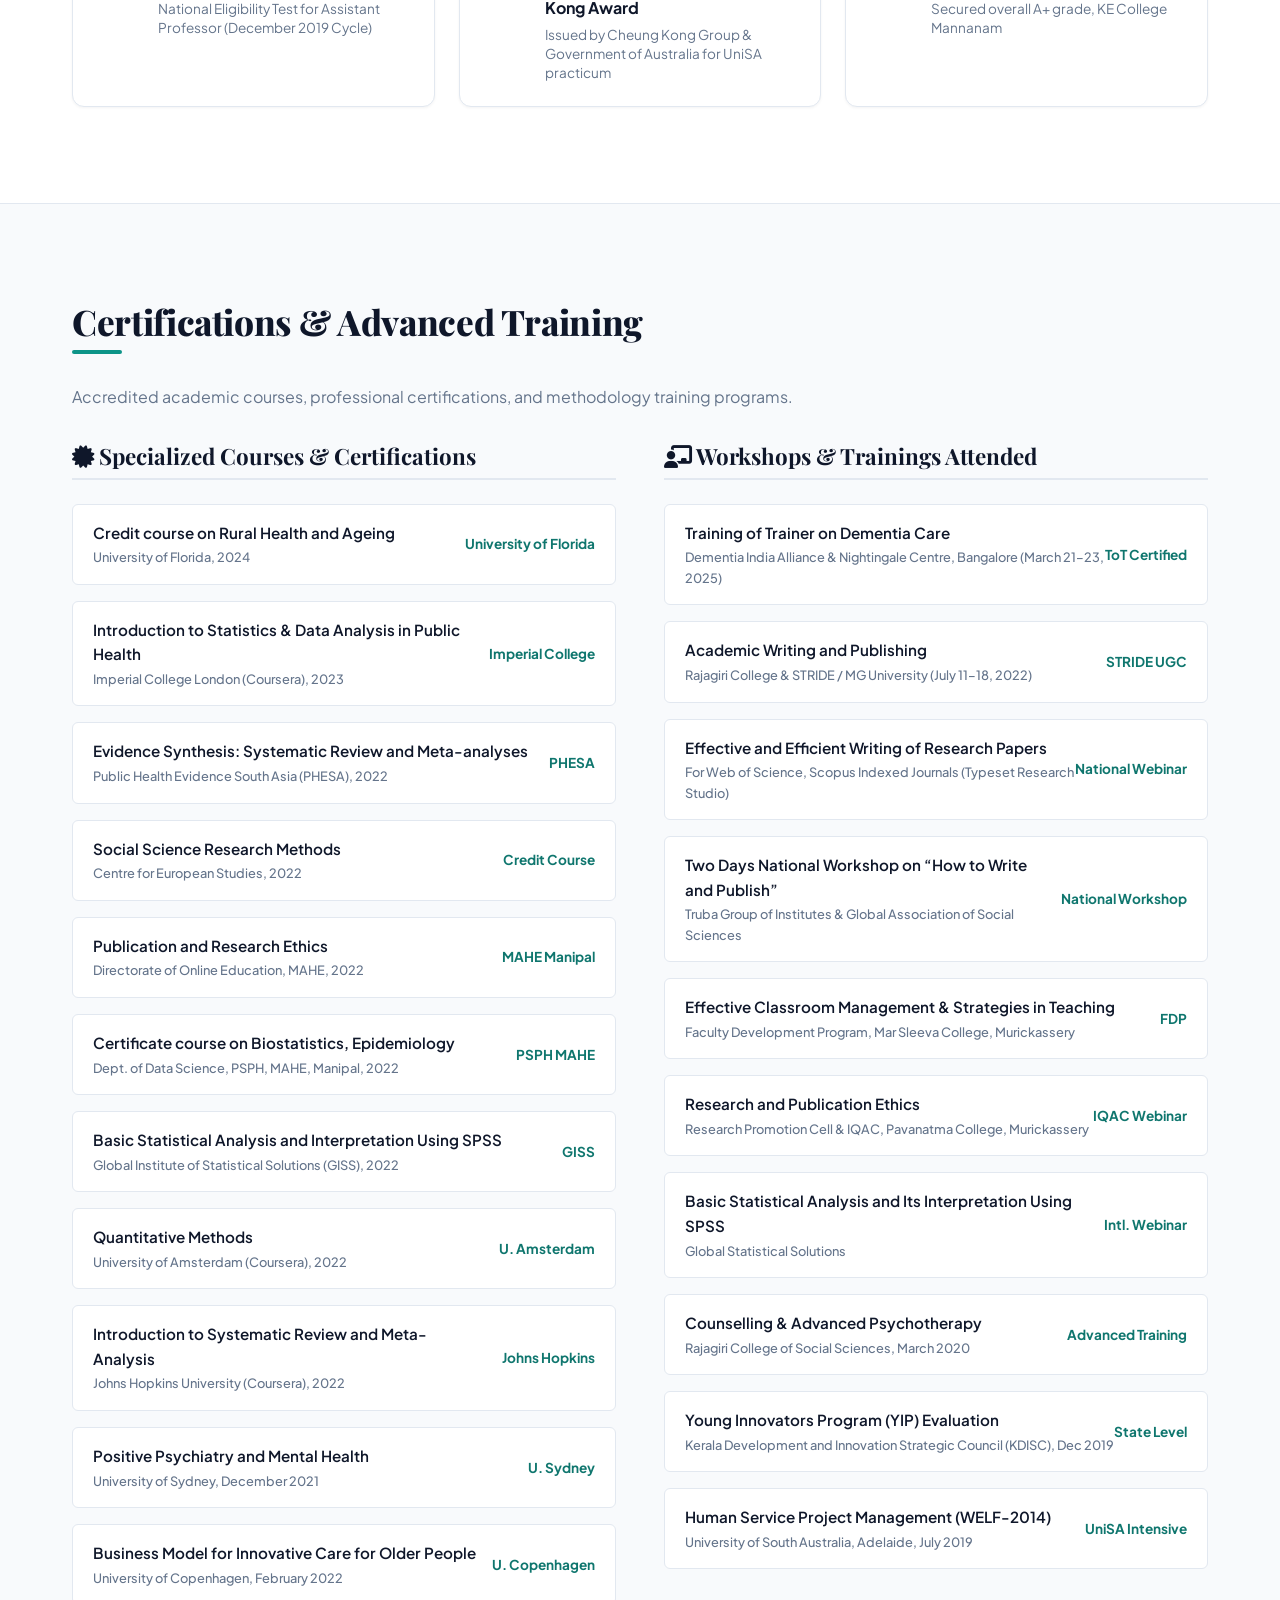
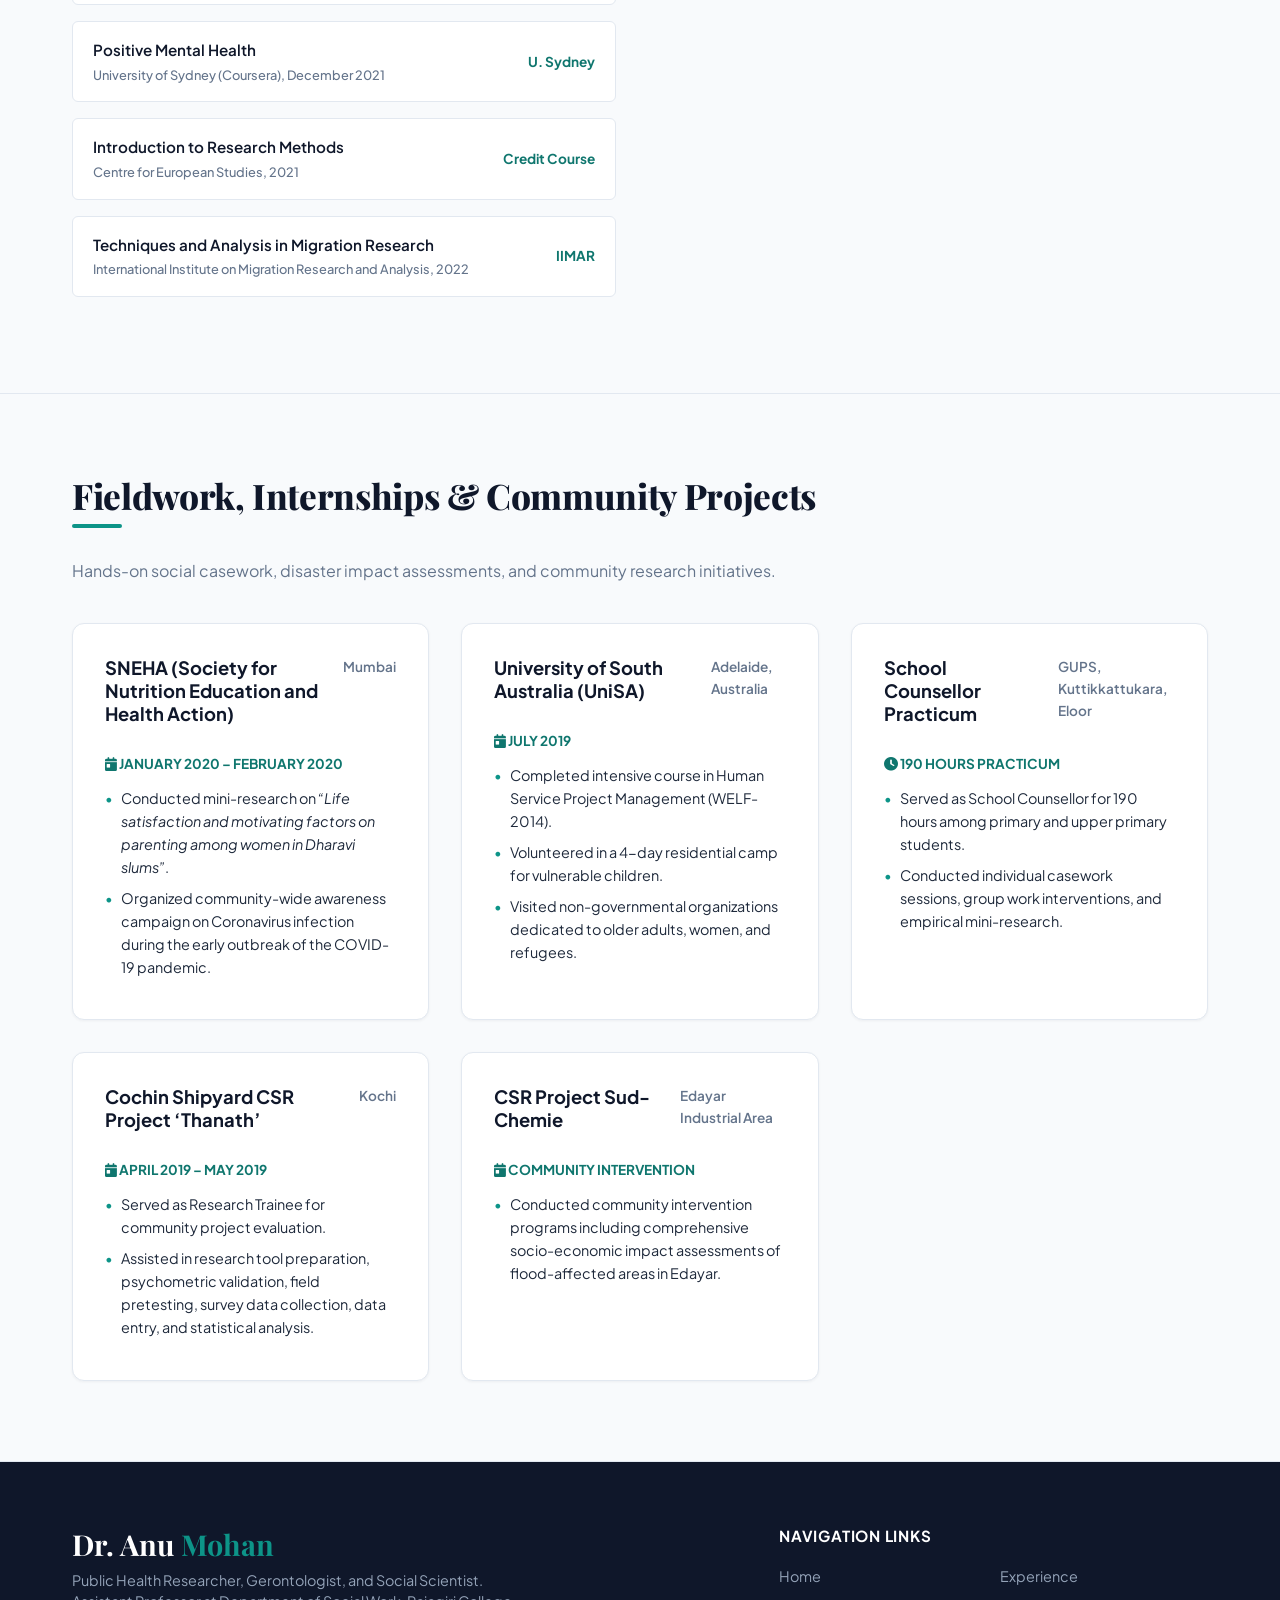
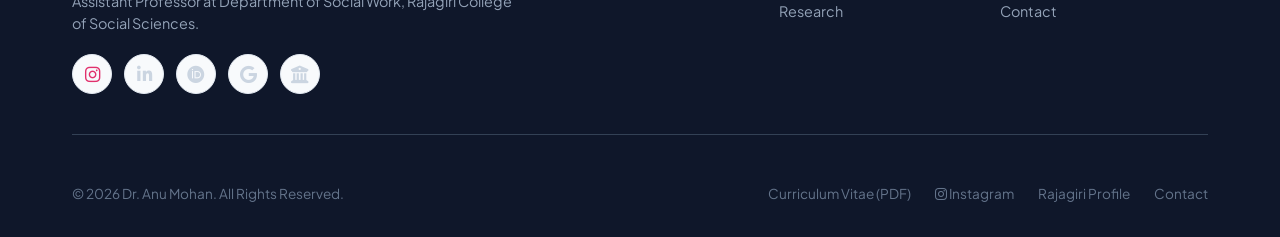
<file: experience.html>
<!DOCTYPE html>
<html lang="en">
<head>
  <meta charset="UTF-8">
  <meta name="viewport" content="width=device-width, initial-scale=1.0">
  <title>Experience & Education | Dr. Anu Mohan</title>
  <meta name="description" content="Academic achievements, professional experience history, awards, certifications, and fieldwork of Dr. Anu Mohan.">
  
  <!-- FontAwesome for Icons -->
  <link rel="stylesheet" href="https://cdnjs.cloudflare.com/ajax/libs/font-awesome/6.4.0/css/all.min.css">
  
  <!-- Custom Stylesheet -->
  <link rel="stylesheet" href="styles.css">
</head>
<body>

  <!-- Sticky Header & Navigation -->
  <header id="header">
    <div class="container header-container">
      <a href="index.html" class="logo">Dr. Anu <span>Mohan</span></a>
      <button class="menu-toggle" id="menu-toggle" aria-label="Toggle Navigation">
        <i class="fa-solid fa-bars"></i>
      </button>
      <nav>
        <ul class="nav-links" id="nav-links">
          <li><a href="index.html" class="nav-link">Home</a></li>
          <li><a href="experience.html" class="nav-link active">Experience</a></li>
          <li><a href="research.html" class="nav-link">Research</a></li>
          <li><a href="contact.html" class="nav-link">Contact</a></li>
        </ul>
      </nav>
    </div>
  </header>

  <!-- Subpage Hero Banner -->
  <section class="subpage-hero">
    <div class="container">
      <div style="display: flex; justify-content: space-between; align-items: flex-start; flex-wrap: wrap; gap: 1rem;">
        <div>
          <h1>Experience, Education &amp; Training</h1>
          <p>A comprehensive record of research appointments, teaching, advanced certifications, and international training.</p>
        </div>
        <a href="https://rajagiri.edu/faculty-profile-details/anu-mohan" target="_blank" rel="noopener noreferrer" class="btn btn-secondary" style="font-size: 0.85rem; padding: 0.5rem 1rem;">
          <i class="fa-solid fa-building-columns"></i> View Official Rajagiri Profile
        </a>
      </div>
    </div>
  </section>

  <!-- Professional Experience Timeline -->
  <section class="experience-timeline" style="padding: 5rem 0;">
    <div class="container">
      <div class="timeline-section-grid">
        
        <!-- Experience Column -->
        <div>
          <h2>Academic &amp; Professional Experience</h2>
          <div class="timeline">
            
            <!-- Timeline Item 1 -->
            <div class="timeline-item">
              <div class="timeline-node"></div>
              <div class="timeline-date">June 2026 - Present</div>
              <h3 class="timeline-title">Assistant Professor</h3>
              <div class="timeline-subtitle">Dept. of Social Work, Rajagiri College of Social Sciences (Autonomous), Kochi</div>
              <ul class="timeline-details">
                <li>Educating and mentoring postgraduate students in social work research, sociology, and public health policy.</li>
                <li>Conducting institutional research projects on care networks, demographic transitions, and elder support.</li>
              </ul>
            </div>

            <!-- Timeline Item 2: ReDCom by Nord -->
            <div class="timeline-item">
              <div class="timeline-node" style="border-color: var(--accent);"></div>
              <div class="timeline-date">2026 - Present</div>
              <h3 class="timeline-title">Chief Research Consultant</h3>
              <div class="timeline-subtitle">ReDCom by Nord</div>
              <ul class="timeline-details">
                <li>Heading scholarly research consulting, methodological advisory, and publication roadmaps.</li>
                <li>Guiding doctoral and postgraduate researchers on publishing in Scopus and Web of Science indexed journals.</li>
                <li>Delivering specialized masterclasses on scientific writing, evidence synthesis, and peer-review navigation.</li>
              </ul>
            </div>

            <!-- Timeline Item 3 -->
            <div class="timeline-item">
              <div class="timeline-node"></div>
              <div class="timeline-date">March 2026 - May 2026</div>
              <h3 class="timeline-title">Research Consultant</h3>
              <div class="timeline-subtitle">N-SPRITE Center, National Institute of Mental Health and Neurosciences (NIMHANS), Bengaluru</div>
              <ul class="timeline-details">
                <li>Contributed to national suicide prevention, monitoring, and evaluation models.</li>
                <li>Conducted public health evidence synthesis and program auditing.</li>
              </ul>
            </div>

            <!-- Timeline Item 4 -->
            <div class="timeline-item">
              <div class="timeline-node"></div>
              <div class="timeline-date">September 2023 - February 2026</div>
              <h3 class="timeline-title">UGC Senior Research Fellow (SRF)</h3>
              <div class="timeline-subtitle">Prasanna School of Public Health, MAHE, Manipal</div>
              <ul class="timeline-details">
                <li>Investigated elder care networks and intergenerational support vulnerabilities in migrant household contexts.</li>
                <li>Conducted mixed-methods tool validation and large-scale demographic surveys in Kerala.</li>
              </ul>
            </div>

            <!-- Timeline Item 5 -->
            <div class="timeline-item">
              <div class="timeline-node"></div>
              <div class="timeline-date">August 2021 - January 2026</div>
              <h3 class="timeline-title">Teaching Assistant</h3>
              <div class="timeline-subtitle">Prasanna School of Public Health, MAHE, Manipal</div>
              <ul class="timeline-details">
                <li>Facilitated coursework in Social Work Research &amp; Statistics, Social Case Work, Global Health, Policies and Innovation.</li>
                <li>Advised postgraduates on research designs, quantitative data analysis, and scientific manuscript preparation.</li>
              </ul>
            </div>

            <!-- Timeline Item 6 -->
            <div class="timeline-item">
              <div class="timeline-node"></div>
              <div class="timeline-date">August 2021 - August 2023</div>
              <h3 class="timeline-title">UGC Junior Research Fellow (JRF)</h3>
              <div class="timeline-subtitle">Prasanna School of Public Health, MAHE, Manipal</div>
              <ul class="timeline-details">
                <li>Designed primary screening scales and conceptual research frameworks for aging studies.</li>
                <li>Facilitated scoping review reporting following Levesque and WHO guidelines.</li>
              </ul>
            </div>

            <!-- Timeline Item 7 -->
            <div class="timeline-item">
              <div class="timeline-node"></div>
              <div class="timeline-date">October 2020 - July 2021</div>
              <h3 class="timeline-title">Assistant Professor</h3>
              <div class="timeline-subtitle">Dept. of Social Work, Mar Sleeva College of Arts and Science, Murickassery, Idukki</div>
              <ul class="timeline-details">
                <li>Taught courses including Social Sciences for Social Work, Human Growth &amp; Development, Introduction to Abnormal &amp; Social Psychology, and Social Work Research &amp; Statistics.</li>
                <li>Headed Criterion 2 (Teaching, Learning and Evaluation) for NAAC audits.</li>
                <li>Coordinated MSW field work placements.</li>
              </ul>
            </div>

            <!-- Timeline Item 8 -->
            <div class="timeline-item">
              <div class="timeline-node"></div>
              <div class="timeline-date">2021 - Present</div>
              <h3 class="timeline-title">Trainer &amp; Academic Consultant</h3>
              <ul class="timeline-details">
                <li><strong>Competitive Exam Coaching:</strong> Trains students for national and state-level competitive exams like UGC NET-JRF &amp; SET in Social Work, and Kerala PSC (KPSC) examinations including ICDS Supervisor, District Child Protection Officer (DCPO), and Prison Officer / Probation Officer.</li>
                <li><strong>Research Capacity Building:</strong> Trains researchers, Ph.D. scholars, and faculties in proposal writing, evidence synthesis (scoping &amp; systematic reviews), academic writing, and quantitative/qualitative data analysis (Jamovi, SPSS, R, NVivo).</li>
              </ul>
            </div>

          </div>
        </div>

        <!-- Education Column -->
        <div>
          <h2>Education</h2>
          <div class="education-list">
            
            <!-- Edu Card 1 -->
            <div class="education-card">
              <div class="education-degree">Doctor of Philosophy (Ph.D.) in Public Health</div>
              <div class="education-inst">Prasanna School of Public Health, Manipal Academy of Higher Education (MAHE), Manipal</div>
              <div class="education-meta">
                <span>Awarded: 2026</span>
                <span class="education-grade">UGC-JRF &amp; SRF Scholar</span>
              </div>
              <p style="font-size: 0.85rem; color: var(--text-muted); margin-top: 0.5rem;">
                Dissertation: <em>Alternative care for older adults in migrant households of Kerala: A multi-stakeholder enquiry using mixed method approach</em>
              </p>
            </div>

            <!-- Edu Card 2 -->
            <div class="education-card">
              <div class="education-degree">Master of Social Work (MSW)</div>
              <div class="education-inst">Rajagiri College of Social Sciences (Autonomous), Kochi</div>
              <div class="education-meta">
                <span>Graduated: 2020 (Batch 2018–2020)</span>
                <span class="education-grade">78.5% (First Rank)</span>
              </div>
              <div style="font-size: 0.85rem; margin-top: 0.5rem; color: var(--text-muted); font-weight: 500;">
                <i class="fa-solid fa-trophy" style="color: #eab308;"></i> Conferred Roy &amp; Chacko Memorial Award for Best Outgoing Student
              </div>
            </div>

            <!-- Edu Card 3 -->
            <div class="education-card">
              <div class="education-degree">Bachelor of Science (B.Sc.) in Physics</div>
              <div class="education-inst">Kuriakose Elias College Mannanam, Kottayam (MG University)</div>
              <div class="education-meta">
                <span>Graduated: 2018 (Batch 2015–2018)</span>
                <span class="education-grade">9.28/10 CGPA (Overall A+)</span>
              </div>
              <div style="font-size: 0.85rem; margin-top: 0.5rem; color: var(--text-muted); font-weight: 500;">
                <i class="fa-solid fa-medal" style="color: #0d9488;"></i> Merit Winner for securing Overall A+
              </div>
            </div>

          </div>

          <!-- International Exposure -->
          <h3 style="margin: 2.5rem 0 1.25rem 0; font-family: var(--font-sans); font-weight: 800; font-size: 1.25rem; border-bottom: 2px solid var(--border-light); padding-bottom: 0.5rem;">
            International Exposure &amp; Practicum
          </h3>
          <div class="timeline" style="margin-bottom: 2rem;">
            <div class="timeline-item">
              <div class="timeline-node" style="border-color: var(--primary);"></div>
              <div class="timeline-date">July 2019</div>
              <h3 class="timeline-title">University of South Australia (UniSA), Adelaide</h3>
              <div class="timeline-subtitle">Endeavour Australia Cheung Kong Award Fellow</div>
              <ul class="timeline-details">
                <li>Completed 5-day intensive course on Human Service Project Management (WELF-2014).</li>
                <li>Undertook MSW block placement in Adelaide, South Australia.</li>
                <li>Volunteered at a 4-day residential camp for vulnerable children.</li>
                <li>Organized a cultural festival to facilitate cross-cultural learning.</li>
                <li>Attended 2-day Grant Writing workshop and conducted visits to Australian NGOs serving seniors, women, and refugees.</li>
              </ul>
            </div>
          </div>
        </div>

      </div>
    </div>
  </section>

  <!-- Honors and Awards Section -->
  <section class="awards-section">
    <div class="container">
      <h2>Academic Honors &amp; Awards</h2>
      <div class="awards-grid" style="margin-top: 2.5rem;">
        
        <div class="award-card">
          <div class="award-icon-box"><i class="fa-solid fa-award"></i></div>
          <div class="award-content">
            <span class="award-year">2025</span>
            <span class="award-title">Second Prize for Outstanding Scholarly Contribution</span>
            <span class="award-issuer">National Conference by Rajagiri College &amp; National Institute of Social Defence (NISD), Govt. of India</span>
          </div>
        </div>

        <div class="award-card">
          <div class="award-icon-box"><i class="fa-solid fa-graduation-cap"></i></div>
          <div class="award-content">
            <span class="award-year">2022</span>
            <span class="award-title">State Eligibility Test (SET) Qualified</span>
            <span class="award-issuer">Qualified for Lectureship in Social Work, Government of Kerala</span>
          </div>
        </div>

        <div class="award-card">
          <div class="award-icon-box"><i class="fa-solid fa-trophy"></i></div>
          <div class="award-content">
            <span class="award-year">2020</span>
            <span class="award-title">Roy and Chacko Memorial Award</span>
            <span class="award-issuer">Best Outgoing Student of MSW batch (2018–2020), Rajagiri College of Social Sciences</span>
          </div>
        </div>

        <div class="award-card">
          <div class="award-icon-box"><i class="fa-solid fa-medal"></i></div>
          <div class="award-content">
            <span class="award-year">2020</span>
            <span class="award-title">MSW First Rank Holder</span>
            <span class="award-issuer">Rajagiri College of Social Sciences (Autonomous), Cochin</span>
          </div>
        </div>

        <div class="award-card">
          <div class="award-icon-box"><i class="fa-solid fa-star"></i></div>
          <div class="award-content">
            <span class="award-year">2020</span>
            <span class="award-title">Best Performer of the Institution Award</span>
            <span class="award-issuer">Conferred by Kerala Association of Professional Social Workers (KAPSW)</span>
          </div>
        </div>

        <div class="award-card">
          <div class="award-icon-box"><i class="fa-solid fa-bookmark"></i></div>
          <div class="award-content">
            <span class="award-year">2020</span>
            <span class="award-title">UGC-NET &amp; Junior Research Fellowship (JRF)</span>
            <span class="award-issuer">Qualified for Assistant Professor &amp; JRF (June 2020 Cycle)</span>
          </div>
        </div>

        <div class="award-card">
          <div class="award-icon-box"><i class="fa-solid fa-bookmark"></i></div>
          <div class="award-content">
            <span class="award-year">2019</span>
            <span class="award-title">UGC-NET Qualified</span>
            <span class="award-issuer">National Eligibility Test for Assistant Professor (December 2019 Cycle)</span>
          </div>
        </div>

        <div class="award-card">
          <div class="award-icon-box"><i class="fa-solid fa-globe"></i></div>
          <div class="award-content">
            <span class="award-year">2019</span>
            <span class="award-title">Endeavour Australia Cheung Kong Award</span>
            <span class="award-issuer">Issued by Cheung Kong Group &amp; Government of Australia for UniSA practicum</span>
          </div>
        </div>

        <div class="award-card">
          <div class="award-icon-box"><i class="fa-solid fa-certificate"></i></div>
          <div class="award-content">
            <span class="award-year">2018</span>
            <span class="award-title">B.Sc. Physics Merit Winner</span>
            <span class="award-issuer">Secured overall A+ grade, KE College Mannanam</span>
          </div>
        </div>

      </div>
    </div>
  </section>

  <!-- Certifications & Training Section -->
  <section class="certifications-page-list">
    <div class="container">
      <h2>Certifications &amp; Advanced Training</h2>
      <p style="color: var(--text-muted); margin-bottom: 2rem;">Accredited academic courses, professional certifications, and methodology training programs.</p>
      
      <div class="cert-grid">
        
        <!-- Column 1: Specialized Credit Courses & Certifications -->
        <div>
          <h3 class="cert-category-title"><i class="fa-solid fa-certificate"></i> Specialized Courses &amp; Certifications</h3>
          <div class="cert-list">
            
            <div class="cert-item">
              <div>
                <div class="cert-name">Credit course on Rural Health and Ageing</div>
                <div class="cert-date">University of Florida, 2024</div>
              </div>
              <span class="cert-issuer">University of Florida</span>
            </div>

            <div class="cert-item">
              <div>
                <div class="cert-name">Introduction to Statistics &amp; Data Analysis in Public Health</div>
                <div class="cert-date">Imperial College London (Coursera), 2023</div>
              </div>
              <span class="cert-issuer">Imperial College</span>
            </div>

            <div class="cert-item">
              <div>
                <div class="cert-name">Evidence Synthesis: Systematic Review and Meta-analyses</div>
                <div class="cert-date">Public Health Evidence South Asia (PHESA), 2022</div>
              </div>
              <span class="cert-issuer">PHESA</span>
            </div>

            <div class="cert-item">
              <div>
                <div class="cert-name">Social Science Research Methods</div>
                <div class="cert-date">Centre for European Studies, 2022</div>
              </div>
              <span class="cert-issuer">Credit Course</span>
            </div>

            <div class="cert-item">
              <div>
                <div class="cert-name">Publication and Research Ethics</div>
                <div class="cert-date">Directorate of Online Education, MAHE, 2022</div>
              </div>
              <span class="cert-issuer">MAHE Manipal</span>
            </div>

            <div class="cert-item">
              <div>
                <div class="cert-name">Certificate course on Biostatistics, Epidemiology</div>
                <div class="cert-date">Dept. of Data Science, PSPH, MAHE, Manipal, 2022</div>
              </div>
              <span class="cert-issuer">PSPH MAHE</span>
            </div>

            <div class="cert-item">
              <div>
                <div class="cert-name">Basic Statistical Analysis and Interpretation Using SPSS</div>
                <div class="cert-date">Global Institute of Statistical Solutions (GISS), 2022</div>
              </div>
              <span class="cert-issuer">GISS</span>
            </div>

            <div class="cert-item">
              <div>
                <div class="cert-name">Quantitative Methods</div>
                <div class="cert-date">University of Amsterdam (Coursera), 2022</div>
              </div>
              <span class="cert-issuer">U. Amsterdam</span>
            </div>

            <div class="cert-item">
              <div>
                <div class="cert-name">Introduction to Systematic Review and Meta-Analysis</div>
                <div class="cert-date">Johns Hopkins University (Coursera), 2022</div>
              </div>
              <span class="cert-issuer">Johns Hopkins</span>
            </div>

            <div class="cert-item">
              <div>
                <div class="cert-name">Positive Psychiatry and Mental Health</div>
                <div class="cert-date">University of Sydney, December 2021</div>
              </div>
              <span class="cert-issuer">U. Sydney</span>
            </div>

            <div class="cert-item">
              <div>
                <div class="cert-name">Business Model for Innovative Care for Older People</div>
                <div class="cert-date">University of Copenhagen, February 2022</div>
              </div>
              <span class="cert-issuer">U. Copenhagen</span>
            </div>

            <div class="cert-item">
              <div>
                <div class="cert-name">Positive Mental Health</div>
                <div class="cert-date">University of Sydney (Coursera), December 2021</div>
              </div>
              <span class="cert-issuer">U. Sydney</span>
            </div>

            <div class="cert-item">
              <div>
                <div class="cert-name">Introduction to Research Methods</div>
                <div class="cert-date">Centre for European Studies, 2021</div>
              </div>
              <span class="cert-issuer">Credit Course</span>
            </div>

            <div class="cert-item">
              <div>
                <div class="cert-name">Techniques and Analysis in Migration Research</div>
                <div class="cert-date">International Institute on Migration Research and Analysis, 2022</div>
              </div>
              <span class="cert-issuer">IIMAR</span>
            </div>

          </div>
        </div>

        <!-- Column 2: Workshops & Trainings Attended -->
        <div>
          <h3 class="cert-category-title"><i class="fa-solid fa-chalkboard-user"></i> Workshops &amp; Trainings Attended</h3>
          <div class="cert-list">
            
            <div class="cert-item">
              <div>
                <div class="cert-name">Training of Trainer on Dementia Care</div>
                <div class="cert-date">Dementia India Alliance &amp; Nightingale Centre, Bangalore (March 21–23, 2025)</div>
              </div>
              <span class="cert-issuer">ToT Certified</span>
            </div>

            <div class="cert-item">
              <div>
                <div class="cert-name">Academic Writing and Publishing</div>
                <div class="cert-date">Rajagiri College &amp; STRIDE / MG University (July 11–18, 2022)</div>
              </div>
              <span class="cert-issuer">STRIDE UGC</span>
            </div>

            <div class="cert-item">
              <div>
                <div class="cert-name">Effective and Efficient Writing of Research Papers</div>
                <div class="cert-date">For Web of Science, Scopus Indexed Journals (Typeset Research Studio)</div>
              </div>
              <span class="cert-issuer">National Webinar</span>
            </div>

            <div class="cert-item">
              <div>
                <div class="cert-name">Two Days National Workshop on “How to Write and Publish”</div>
                <div class="cert-date">Truba Group of Institutes &amp; Global Association of Social Sciences</div>
              </div>
              <span class="cert-issuer">National Workshop</span>
            </div>

            <div class="cert-item">
              <div>
                <div class="cert-name">Effective Classroom Management &amp; Strategies in Teaching</div>
                <div class="cert-date">Faculty Development Program, Mar Sleeva College, Murickassery</div>
              </div>
              <span class="cert-issuer">FDP</span>
            </div>

            <div class="cert-item">
              <div>
                <div class="cert-name">Research and Publication Ethics</div>
                <div class="cert-date">Research Promotion Cell &amp; IQAC, Pavanatma College, Murickassery</div>
              </div>
              <span class="cert-issuer">IQAC Webinar</span>
            </div>

            <div class="cert-item">
              <div>
                <div class="cert-name">Basic Statistical Analysis and Its Interpretation Using SPSS</div>
                <div class="cert-date">Global Statistical Solutions</div>
              </div>
              <span class="cert-issuer">Intl. Webinar</span>
            </div>

            <div class="cert-item">
              <div>
                <div class="cert-name">Counselling &amp; Advanced Psychotherapy</div>
                <div class="cert-date">Rajagiri College of Social Sciences, March 2020</div>
              </div>
              <span class="cert-issuer">Advanced Training</span>
            </div>

            <div class="cert-item">
              <div>
                <div class="cert-name">Young Innovators Program (YIP) Evaluation</div>
                <div class="cert-date">Kerala Development and Innovation Strategic Council (KDISC), Dec 2019</div>
              </div>
              <span class="cert-issuer">State Level</span>
            </div>

            <div class="cert-item">
              <div>
                <div class="cert-name">Human Service Project Management (WELF-2014)</div>
                <div class="cert-date">University of South Australia, Adelaide, July 2019</div>
              </div>
              <span class="cert-issuer">UniSA Intensive</span>
            </div>

          </div>
        </div>

      </div>
    </div>
  </section>

  <!-- Fieldwork, Internships & Community Projects Section -->
  <section class="fieldwork" style="padding: 5rem 0; background-color: var(--bg-card);">
    <div class="container">
      <h2>Fieldwork, Internships &amp; Community Projects</h2>
      <p style="color: var(--text-muted); margin-bottom: 2.5rem;">Hands-on social casework, disaster impact assessments, and community research initiatives.</p>
      
      <div class="fieldwork-grid">
        
        <!-- Fieldwork 1 -->
        <div class="fieldwork-card">
          <div class="fieldwork-header">
            <h3 class="fieldwork-org">SNEHA (Society for Nutrition Education and Health Action)</h3>
            <span class="fieldwork-loc">Mumbai</span>
          </div>
          <div class="fieldwork-date"><i class="fa-solid fa-calendar-day"></i> January 2020 – February 2020</div>
          <ul class="fieldwork-desc">
            <li>Conducted mini-research on <em>“Life satisfaction and motivating factors on parenting among women in Dharavi slums”</em>.</li>
            <li>Organized community-wide awareness campaign on Coronavirus infection during the early outbreak of the COVID-19 pandemic.</li>
          </ul>
        </div>

        <!-- Fieldwork 2 -->
        <div class="fieldwork-card">
          <div class="fieldwork-header">
            <h3 class="fieldwork-org">University of South Australia (UniSA)</h3>
            <span class="fieldwork-loc">Adelaide, Australia</span>
          </div>
          <div class="fieldwork-date"><i class="fa-solid fa-calendar-day"></i> July 2019</div>
          <ul class="fieldwork-desc">
            <li>Completed intensive course in Human Service Project Management (WELF-2014).</li>
            <li>Volunteered in a 4-day residential camp for vulnerable children.</li>
            <li>Visited non-governmental organizations dedicated to older adults, women, and refugees.</li>
          </ul>
        </div>

        <!-- Fieldwork 3 -->
        <div class="fieldwork-card">
          <div class="fieldwork-header">
            <h3 class="fieldwork-org">School Counsellor Practicum</h3>
            <span class="fieldwork-loc">GUPS, Kuttikkattukara, Eloor</span>
          </div>
          <div class="fieldwork-date"><i class="fa-solid fa-clock"></i> 190 Hours Practicum</div>
          <ul class="fieldwork-desc">
            <li>Served as School Counsellor for 190 hours among primary and upper primary students.</li>
            <li>Conducted individual casework sessions, group work interventions, and empirical mini-research.</li>
          </ul>
        </div>

        <!-- Fieldwork 4 -->
        <div class="fieldwork-card">
          <div class="fieldwork-header">
            <h3 class="fieldwork-org">Cochin Shipyard CSR Project ‘Thanath’</h3>
            <span class="fieldwork-loc">Kochi</span>
          </div>
          <div class="fieldwork-date"><i class="fa-solid fa-calendar-day"></i> April 2019 – May 2019</div>
          <ul class="fieldwork-desc">
            <li>Served as Research Trainee for community project evaluation.</li>
            <li>Assisted in research tool preparation, psychometric validation, field pretesting, survey data collection, data entry, and statistical analysis.</li>
          </ul>
        </div>

        <!-- Fieldwork 5 -->
        <div class="fieldwork-card">
          <div class="fieldwork-header">
            <h3 class="fieldwork-org">CSR Project Sud-Chemie</h3>
            <span class="fieldwork-loc">Edayar Industrial Area</span>
          </div>
          <div class="fieldwork-date"><i class="fa-solid fa-calendar-day"></i> Community Intervention</div>
          <ul class="fieldwork-desc">
            <li>Conducted community intervention programs including comprehensive socio-economic impact assessments of flood-affected areas in Edayar.</li>
          </ul>
        </div>

      </div>
    </div>
  </section>

  <!-- Footer -->
  <footer>
    <div class="container">
      <div class="footer-grid">
        <div class="footer-brand">
          <h3>Dr. Anu <span>Mohan</span></h3>
          <p>Public Health Researcher, Gerontologist, and Social Scientist. Assistant Professor at Department of Social Work, Rajagiri College of Social Sciences.</p>
          <div class="footer-social-links" style="margin-top: 1.25rem; display: flex; gap: 0.75rem;">
            <a href="https://www.instagram.com/dr_anu_mohan_?stkn=MXcwcTk4ejJjenlhMg==" target="_blank" rel="noopener noreferrer" class="social-btn" aria-label="Instagram" title="Instagram: @dr_anu_mohan_"><i class="fa-brands fa-instagram" style="color: #E1306C;"></i></a>
            <a href="https://www.linkedin.com/school/rajagiri-college-of-social-sciences-autonomous" target="_blank" rel="noopener noreferrer" class="social-btn" aria-label="LinkedIn" title="LinkedIn"><i class="fa-brands fa-linkedin-in"></i></a>
            <a href="https://orcid.org/0009-0008-4764-7502" target="_blank" rel="noopener noreferrer" class="social-btn" aria-label="ORCID" title="ORCID Profile"><i class="fa-brands fa-orcid"></i></a>
            <a href="https://scholar.google.com" target="_blank" rel="noopener noreferrer" class="social-btn" aria-label="Google Scholar" title="Google Scholar"><i class="fa-brands fa-google"></i></a>
            <a href="https://rajagiri.edu/faculty-profile-details/anu-mohan" target="_blank" rel="noopener noreferrer" class="social-btn" aria-label="Rajagiri Profile" title="Rajagiri Faculty Profile"><i class="fa-solid fa-building-columns"></i></a>
          </div>
        </div>
        <div class="footer-links">
          <h4>Navigation Links</h4>
          <div class="footer-nav">
            <a href="index.html">Home</a>
            <a href="experience.html">Experience</a>
            <a href="research.html">Research</a>
            <a href="contact.html">Contact</a>
          </div>
        </div>
      </div>
      <div class="footer-bottom">
        <p>&copy; 2026 Dr. Anu Mohan. All Rights Reserved.</p>
        <div class="footer-bottom-links">
          <a href="assets/Dr_Anu_Mohan_CV.pdf" download>Curriculum Vitae (PDF)</a>
          <a href="https://www.instagram.com/dr_anu_mohan_?stkn=MXcwcTk4ejJjenlhMg==" target="_blank" rel="noopener noreferrer"><i class="fa-brands fa-instagram"></i> Instagram</a>
          <a href="https://rajagiri.edu/faculty-profile-details/anu-mohan" target="_blank" rel="noopener noreferrer">Rajagiri Profile</a>
          <a href="contact.html">Contact</a>
        </div>
      </div>
    </div>
  </footer>

  <!-- Custom JavaScript -->
  <script src="script.js"></script>
</body>
</html>
</file>
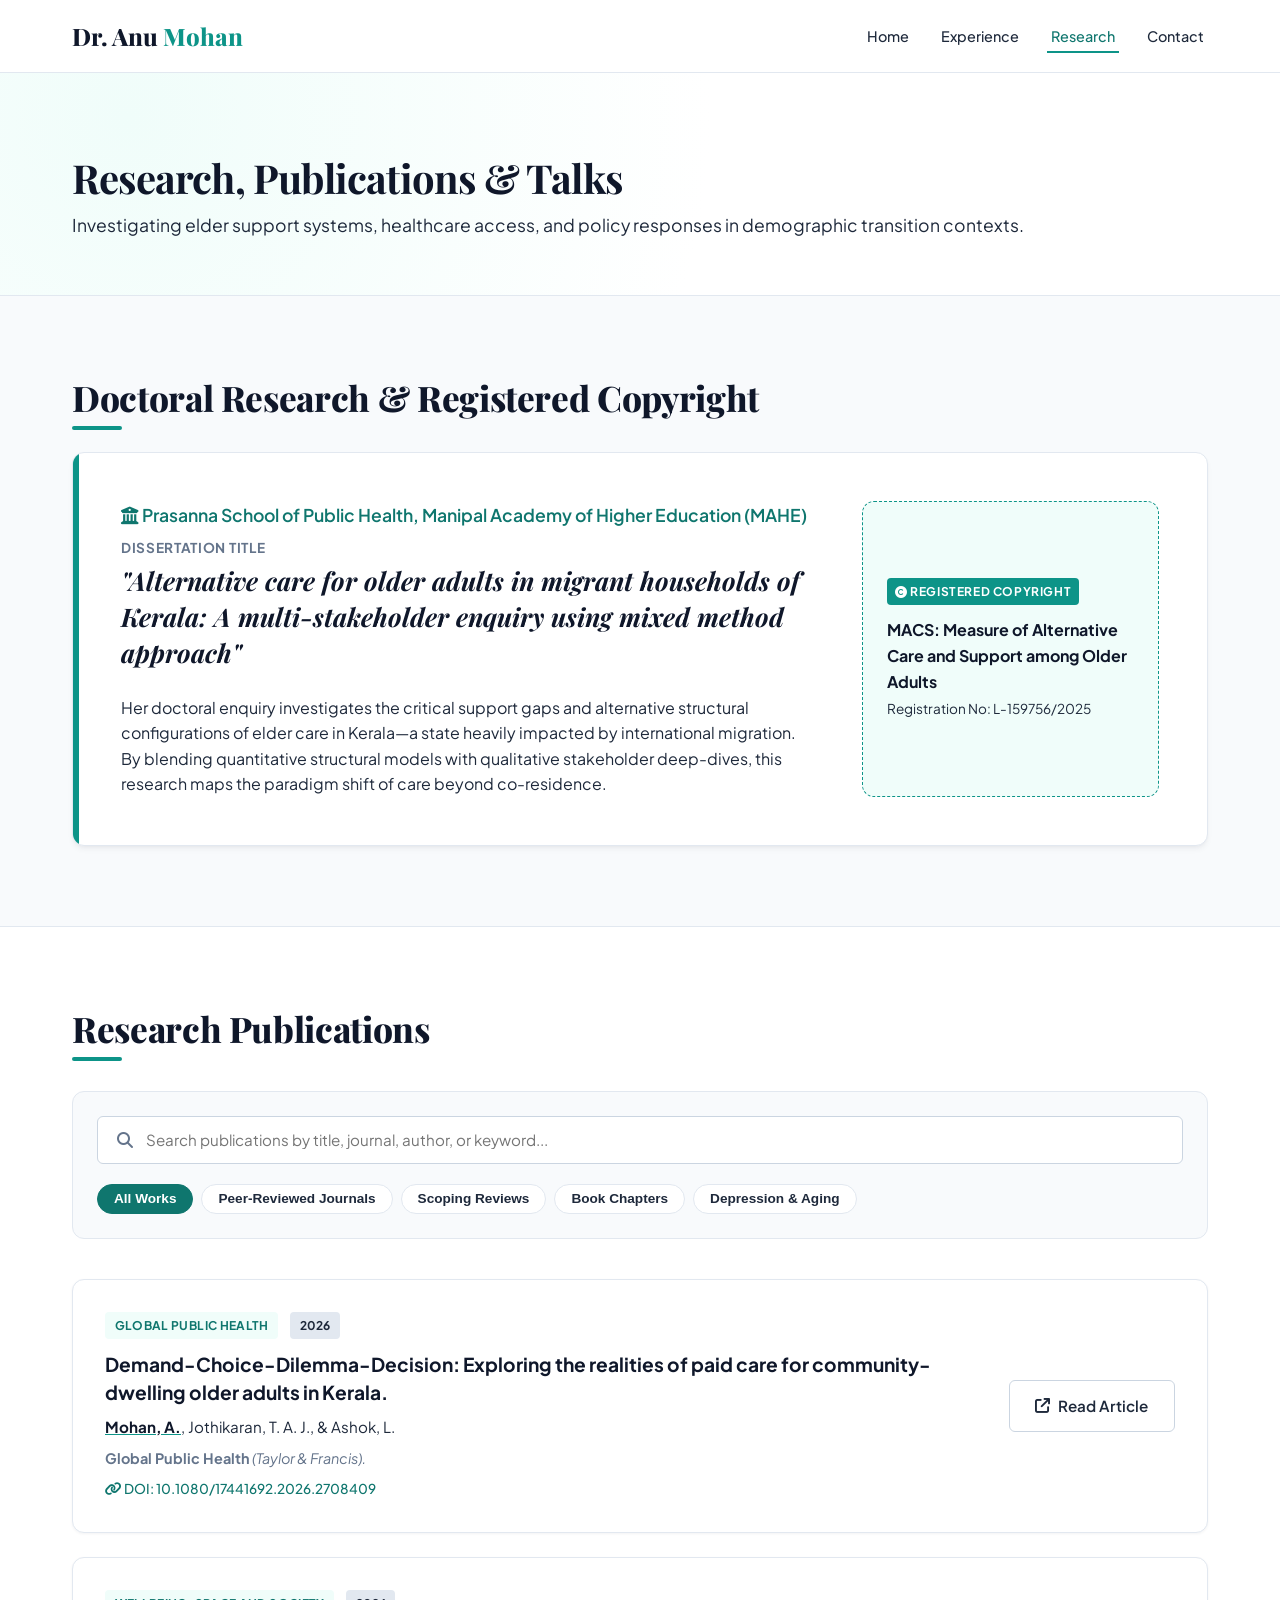
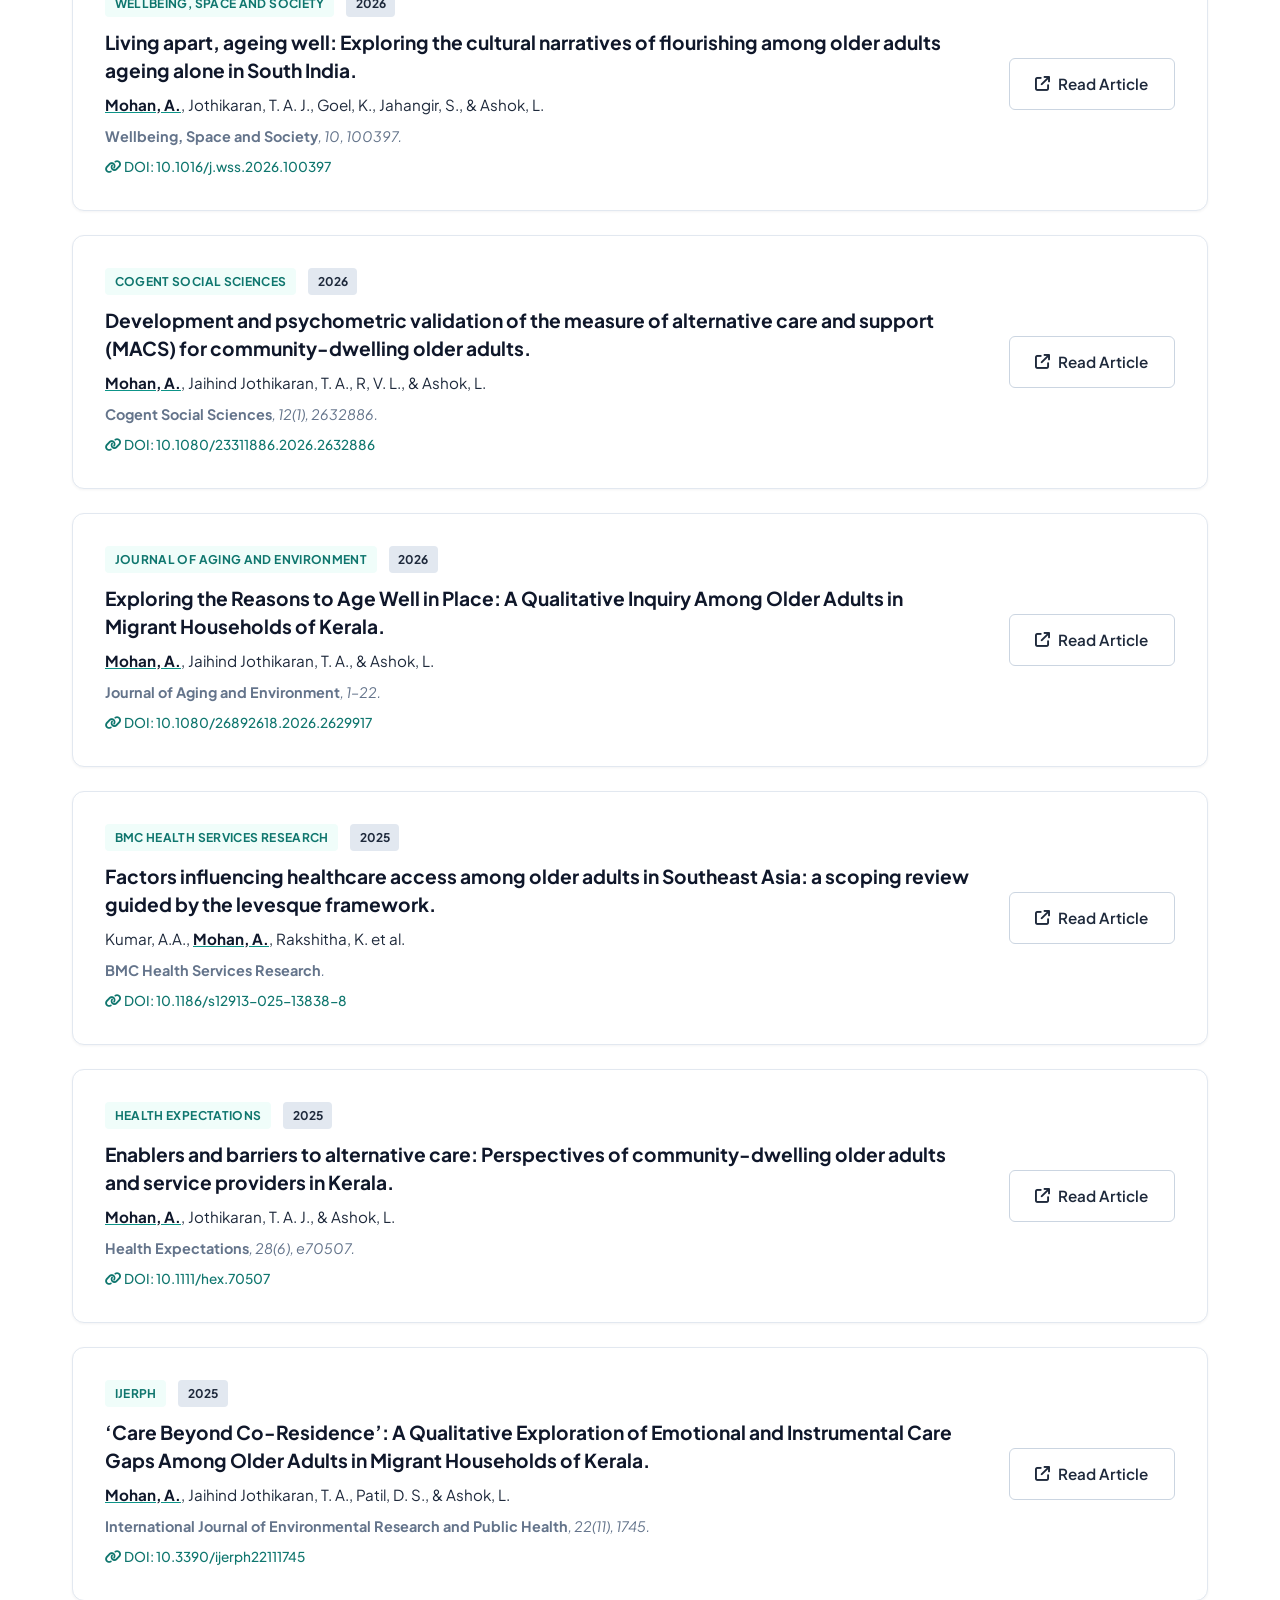
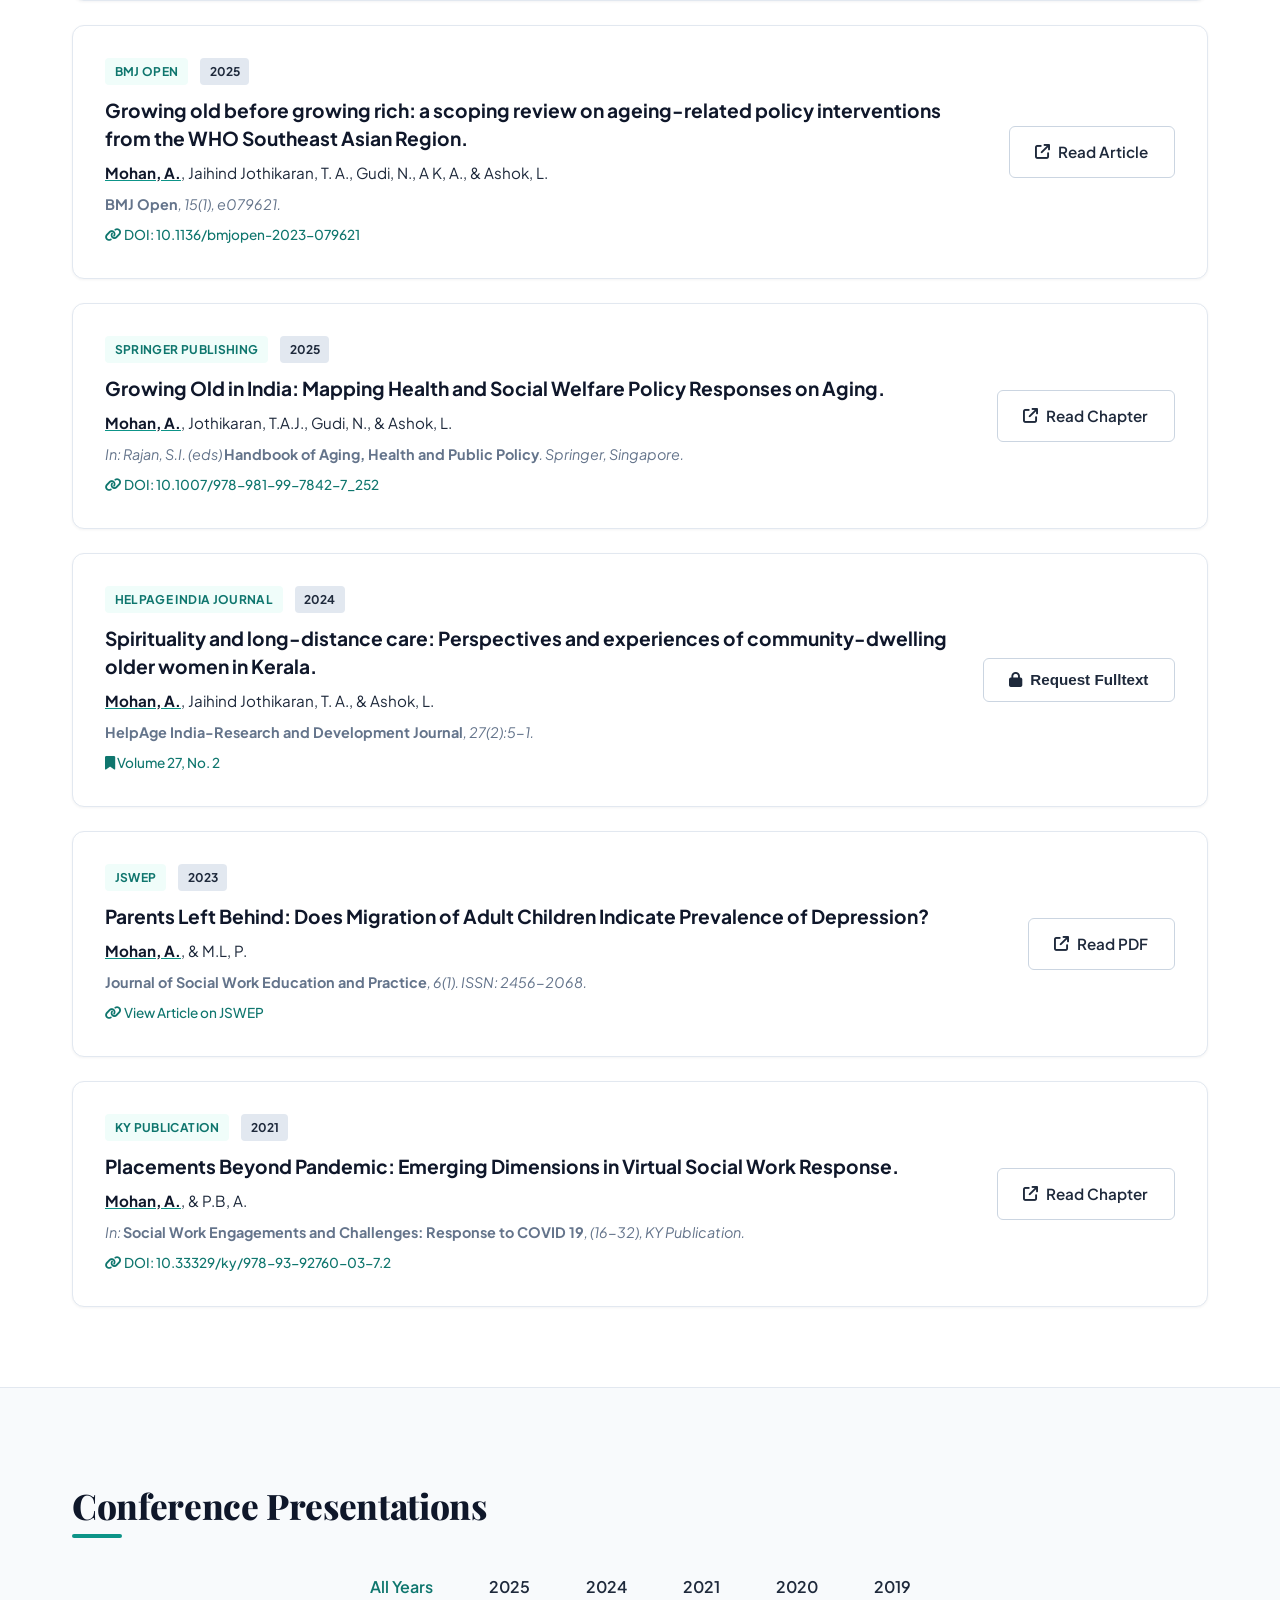
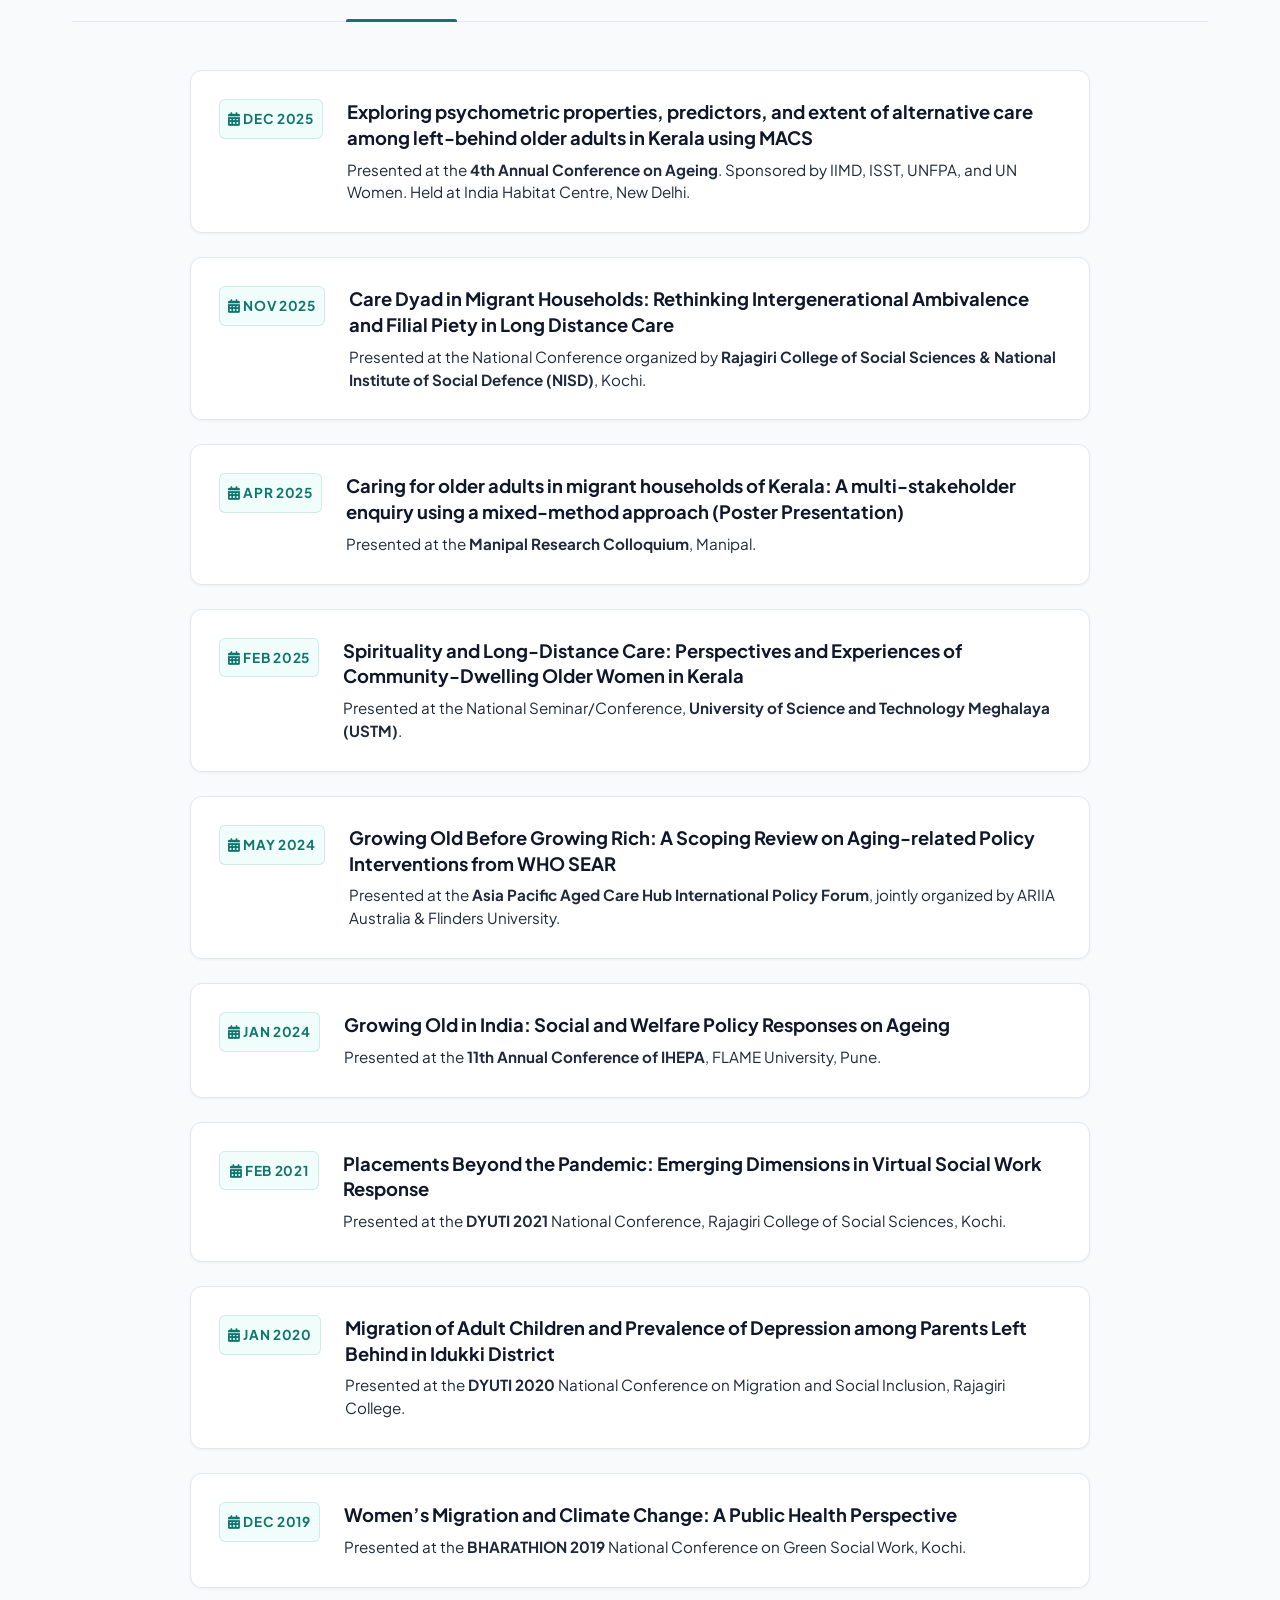
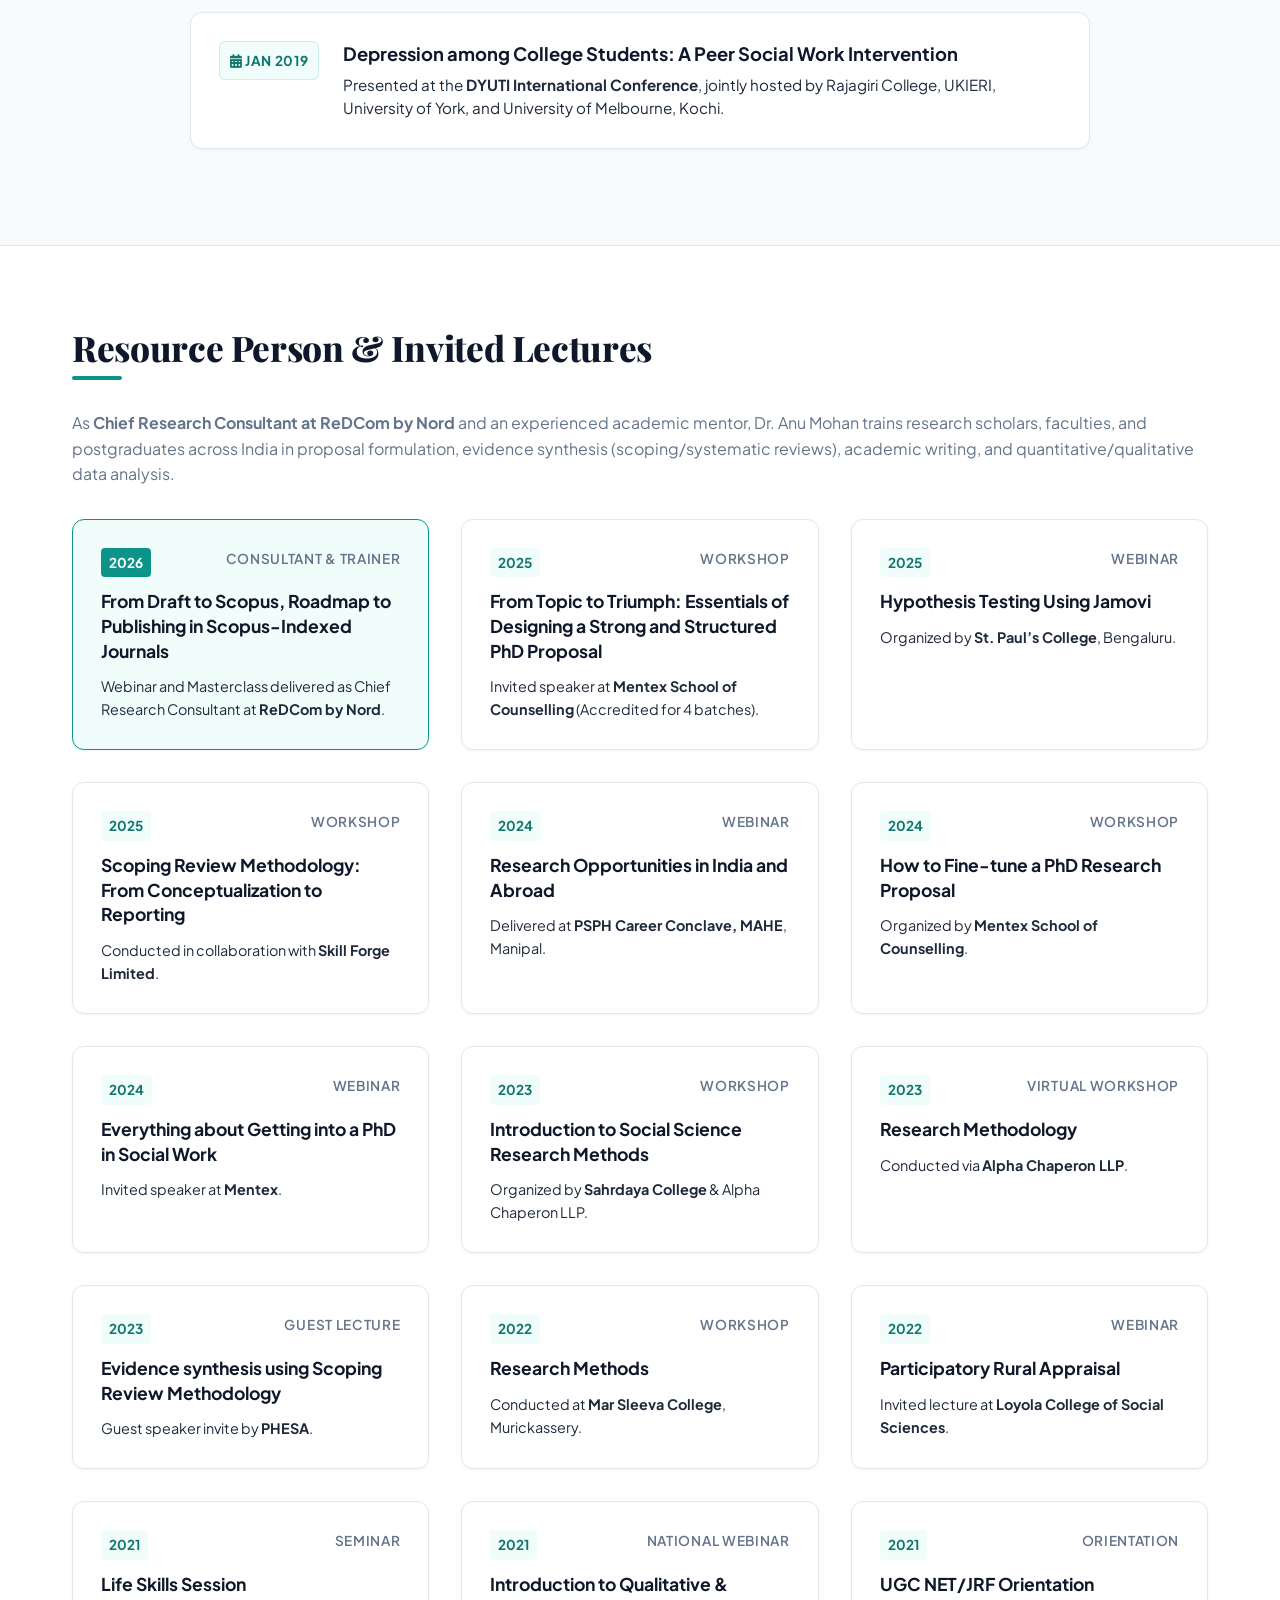
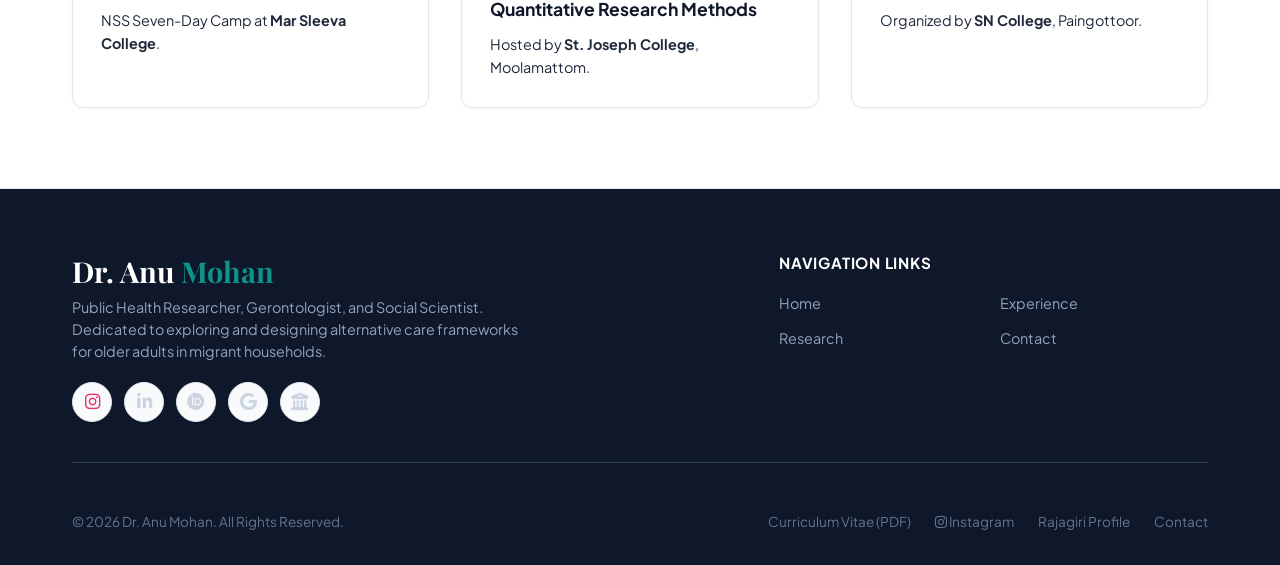
<file: research.html>
<!DOCTYPE html>
<html lang="en">
<head>
  <meta charset="UTF-8">
  <meta name="viewport" content="width=device-width, initial-scale=1.0">
  <title>Research & Publications | Dr. Anu Mohan</title>
  <meta name="description" content="Doctoral dissertation details, publications list, patents, and scientific presentations of Dr. Anu Mohan.">
  
  <!-- FontAwesome for Icons -->
  <link rel="stylesheet" href="https://cdnjs.cloudflare.com/ajax/libs/font-awesome/6.4.0/css/all.min.css">
  
  <!-- Custom Stylesheet -->
  <link rel="stylesheet" href="styles.css">
</head>
<body>

  <!-- Sticky Header & Navigation -->
  <header id="header">
    <div class="container header-container">
      <a href="index.html" class="logo">Dr. Anu <span>Mohan</span></a>
      <button class="menu-toggle" id="menu-toggle" aria-label="Toggle Navigation">
        <i class="fa-solid fa-bars"></i>
      </button>
      <nav>
        <ul class="nav-links" id="nav-links">
          <li><a href="index.html" class="nav-link">Home</a></li>
          <li><a href="experience.html" class="nav-link">Experience</a></li>
          <li><a href="research.html" class="nav-link active">Research</a></li>
          <li><a href="contact.html" class="nav-link">Contact</a></li>
        </ul>
      </nav>
    </div>
  </header>

  <!-- Subpage Hero Banner -->
  <section class="subpage-hero">
    <div class="container">
      <h1>Research, Publications &amp; Talks</h1>
      <p>Investigating elder support systems, healthcare access, and policy responses in demographic transition contexts.</p>
    </div>
  </section>

  <!-- Doctoral Research Section -->
  <section class="phd-focus" id="phd-focus" style="padding: 5rem 0;">
    <div class="container">
      <h2 style="margin-bottom: 2rem;">Doctoral Research &amp; Registered Copyright</h2>
      <div class="phd-wrapper">
        <div class="phd-grid">
          <div>
            <div class="phd-institution"><i class="fa-solid fa-university"></i> Prasanna School of Public Health, Manipal Academy of Higher Education (MAHE)</div>
            <div class="phd-title-block">
              <div class="phd-title-label">Dissertation Title</div>
              <h3 class="phd-dissertation-title">
                "Alternative care for older adults in migrant households of Kerala: A multi-stakeholder enquiry using mixed method approach"
              </h3>
            </div>
            <p class="phd-description">
              Her doctoral enquiry investigates the critical support gaps and alternative structural configurations of elder care in Kerala—a state heavily impacted by international migration. By blending quantitative structural models with qualitative stakeholder deep-dives, this research maps the paradigm shift of care beyond co-residence.
            </p>
          </div>
          <div class="copyright-card">
            <div class="copyright-badge"><i class="fa-solid fa-copyright"></i> Registered Copyright</div>
            <div class="copyright-name">MACS: Measure of Alternative Care and Support among Older Adults</div>
            <div class="copyright-reg">Registration No: L-159756/2025</div>
          </div>
        </div>
      </div>
    </div>
  </section>

  <!-- Research Publications Section -->
  <section class="publications" id="publications" style="padding: 5rem 0;">
    <div class="container">
      <h2>Research Publications</h2>
      
      <!-- Interactive Filter Controls -->
      <div class="publications-ctrl">
        <div class="search-box-wrapper">
          <i class="fa-solid fa-magnifying-glass"></i>
          <input type="text" class="pub-search" id="pub-search" placeholder="Search publications by title, journal, author, or keyword...">
        </div>
        <div class="filter-chips" id="filter-chips">
          <button class="filter-chip active" data-filter="all">All Works</button>
          <button class="filter-chip" data-filter="peer-reviewed">Peer-Reviewed Journals</button>
          <button class="filter-chip" data-filter="scoping-review">Scoping Reviews</button>
          <button class="filter-chip" data-filter="book-chapter">Book Chapters</button>
          <button class="filter-chip" data-filter="depression">Depression &amp; Aging</button>
        </div>
      </div>

      <!-- Publications List -->
      <div class="publications-list" id="publications-list">
        
        <!-- Pub 2026 - Global Public Health (New) -->
        <div class="pub-card" data-tags="peer-reviewed">
          <div class="pub-content">
            <div class="pub-meta-row">
              <span class="pub-journal-badge">Global Public Health</span>
              <span class="pub-year-badge">2026</span>
            </div>
            <h3 class="pub-title">Demand-Choice-Dilemma-Decision: Exploring the realities of paid care for community-dwelling older adults in Kerala.</h3>
            <div class="pub-authors"><strong>Mohan, A.</strong>, Jothikaran, T. A. J., &amp; Ashok, L.</div>
            <div class="pub-journal"><strong>Global Public Health</strong> (Taylor &amp; Francis).</div>
            <a href="https://doi.org/10.1080/17441692.2026.2708409" target="_blank" rel="noopener noreferrer" class="pub-doi"><i class="fa-solid fa-link"></i> DOI: 10.1080/17441692.2026.2708409</a>
          </div>
          <div class="pub-action">
            <a href="https://doi.org/10.1080/17441692.2026.2708409" target="_blank" rel="noopener noreferrer" class="btn btn-secondary btn-sm"><i class="fa-solid fa-arrow-up-right-from-square"></i> Read Article</a>
          </div>
        </div>

        <!-- Pub 2026 - 1 -->
        <div class="pub-card" data-tags="peer-reviewed">
          <div class="pub-content">
            <div class="pub-meta-row">
              <span class="pub-journal-badge">Wellbeing, Space and Society</span>
              <span class="pub-year-badge">2026</span>
            </div>
            <h3 class="pub-title">Living apart, ageing well: Exploring the cultural narratives of flourishing among older adults ageing alone in South India.</h3>
            <div class="pub-authors"><strong>Mohan, A.</strong>, Jothikaran, T. A. J., Goel, K., Jahangir, S., &amp; Ashok, L.</div>
            <div class="pub-journal"><strong>Wellbeing, Space and Society</strong>, 10, 100397.</div>
            <a href="https://doi.org/10.1016/j.wss.2026.100397" target="_blank" rel="noopener noreferrer" class="pub-doi"><i class="fa-solid fa-link"></i> DOI: 10.1016/j.wss.2026.100397</a>
          </div>
          <div class="pub-action">
            <a href="https://doi.org/10.1016/j.wss.2026.100397" target="_blank" rel="noopener noreferrer" class="btn btn-secondary btn-sm"><i class="fa-solid fa-arrow-up-right-from-square"></i> Read Article</a>
          </div>
        </div>

        <!-- Pub 2026 - 2 (New) -->
        <div class="pub-card" data-tags="peer-reviewed">
          <div class="pub-content">
            <div class="pub-meta-row">
              <span class="pub-journal-badge">Cogent Social Sciences</span>
              <span class="pub-year-badge">2026</span>
            </div>
            <h3 class="pub-title">Development and psychometric validation of the measure of alternative care and support (MACS) for community-dwelling older adults.</h3>
            <div class="pub-authors"><strong>Mohan, A.</strong>, Jaihind Jothikaran, T. A., R, V. L., &amp; Ashok, L.</div>
            <div class="pub-journal"><strong>Cogent Social Sciences</strong>, 12(1), 2632886.</div>
            <a href="https://doi.org/10.1080/23311886.2026.2632886" target="_blank" rel="noopener noreferrer" class="pub-doi"><i class="fa-solid fa-link"></i> DOI: 10.1080/23311886.2026.2632886</a>
          </div>
          <div class="pub-action">
            <a href="https://doi.org/10.1080/23311886.2026.2632886" target="_blank" rel="noopener noreferrer" class="btn btn-secondary btn-sm"><i class="fa-solid fa-arrow-up-right-from-square"></i> Read Article</a>
          </div>
        </div>

        <!-- Pub 2026 - 3 (New) -->
        <div class="pub-card" data-tags="peer-reviewed">
          <div class="pub-content">
            <div class="pub-meta-row">
              <span class="pub-journal-badge">Journal of Aging and Environment</span>
              <span class="pub-year-badge">2026</span>
            </div>
            <h3 class="pub-title">Exploring the Reasons to Age Well in Place: A Qualitative Inquiry Among Older Adults in Migrant Households of Kerala.</h3>
            <div class="pub-authors"><strong>Mohan, A.</strong>, Jaihind Jothikaran, T. A., &amp; Ashok, L.</div>
            <div class="pub-journal"><strong>Journal of Aging and Environment</strong>, 1–22.</div>
            <a href="https://doi.org/10.1080/26892618.2026.2629917" target="_blank" rel="noopener noreferrer" class="pub-doi"><i class="fa-solid fa-link"></i> DOI: 10.1080/26892618.2026.2629917</a>
          </div>
          <div class="pub-action">
            <a href="https://doi.org/10.1080/26892618.2026.2629917" target="_blank" rel="noopener noreferrer" class="btn btn-secondary btn-sm"><i class="fa-solid fa-arrow-up-right-from-square"></i> Read Article</a>
          </div>
        </div>

        <!-- Pub 1 -->
        <div class="pub-card" data-tags="peer-reviewed scoping-review">
          <div class="pub-content">
            <div class="pub-meta-row">
              <span class="pub-journal-badge">BMC Health Services Research</span>
              <span class="pub-year-badge">2025</span>
            </div>
            <h3 class="pub-title">Factors influencing healthcare access among older adults in Southeast Asia: a scoping review guided by the levesque framework.</h3>
            <div class="pub-authors">Kumar, A.A., <strong>Mohan, A.</strong>, Rakshitha, K. et al.</div>
            <div class="pub-journal"><strong>BMC Health Services Research</strong>.</div>
            <a href="https://doi.org/10.1186/s12913-025-13838-8" target="_blank" rel="noopener noreferrer" class="pub-doi"><i class="fa-solid fa-link"></i> DOI: 10.1186/s12913-025-13838-8</a>
          </div>
          <div class="pub-action">
            <a href="https://doi.org/10.1186/s12913-025-13838-8" target="_blank" rel="noopener noreferrer" class="btn btn-secondary btn-sm"><i class="fa-solid fa-arrow-up-right-from-square"></i> Read Article</a>
          </div>
        </div>

        <!-- Pub 2 -->
        <div class="pub-card" data-tags="peer-reviewed">
          <div class="pub-content">
            <div class="pub-meta-row">
              <span class="pub-journal-badge">Health Expectations</span>
              <span class="pub-year-badge">2025</span>
            </div>
            <h3 class="pub-title">Enablers and barriers to alternative care: Perspectives of community-dwelling older adults and service providers in Kerala.</h3>
            <div class="pub-authors"><strong>Mohan, A.</strong>, Jothikaran, T. A. J., &amp; Ashok, L.</div>
            <div class="pub-journal"><strong>Health Expectations</strong>, 28(6), e70507.</div>
            <a href="https://doi.org/10.1111/hex.70507" target="_blank" rel="noopener noreferrer" class="pub-doi"><i class="fa-solid fa-link"></i> DOI: 10.1111/hex.70507</a>
          </div>
          <div class="pub-action">
            <a href="https://doi.org/10.1111/hex.70507" target="_blank" rel="noopener noreferrer" class="btn btn-secondary btn-sm"><i class="fa-solid fa-arrow-up-right-from-square"></i> Read Article</a>
          </div>
        </div>

        <!-- Pub 3 -->
        <div class="pub-card" data-tags="peer-reviewed">
          <div class="pub-content">
            <div class="pub-meta-row">
              <span class="pub-journal-badge">IJERPH</span>
              <span class="pub-year-badge">2025</span>
            </div>
            <h3 class="pub-title">‘Care Beyond Co-Residence’: A Qualitative Exploration of Emotional and Instrumental Care Gaps Among Older Adults in Migrant Households of Kerala.</h3>
            <div class="pub-authors"><strong>Mohan, A.</strong>, Jaihind Jothikaran, T. A., Patil, D. S., &amp; Ashok, L.</div>
            <div class="pub-journal"><strong>International Journal of Environmental Research and Public Health</strong>, 22(11), 1745.</div>
            <a href="https://doi.org/10.3390/ijerph22111745" target="_blank" rel="noopener noreferrer" class="pub-doi"><i class="fa-solid fa-link"></i> DOI: 10.3390/ijerph22111745</a>
          </div>
          <div class="pub-action">
            <a href="https://doi.org/10.3390/ijerph22111745" target="_blank" rel="noopener noreferrer" class="btn btn-secondary btn-sm"><i class="fa-solid fa-arrow-up-right-from-square"></i> Read Article</a>
          </div>
        </div>

        <!-- Pub 4 -->
        <div class="pub-card" data-tags="peer-reviewed scoping-review">
          <div class="pub-content">
            <div class="pub-meta-row">
              <span class="pub-journal-badge">BMJ Open</span>
              <span class="pub-year-badge">2025</span>
            </div>
            <h3 class="pub-title">Growing old before growing rich: a scoping review on ageing-related policy interventions from the WHO Southeast Asian Region.</h3>
            <div class="pub-authors"><strong>Mohan, A.</strong>, Jaihind Jothikaran, T. A., Gudi, N., A K, A., &amp; Ashok, L.</div>
            <div class="pub-journal"><strong>BMJ Open</strong>, 15(1), e079621.</div>
            <a href="https://doi.org/10.1136/bmjopen-2023-079621" target="_blank" rel="noopener noreferrer" class="pub-doi"><i class="fa-solid fa-link"></i> DOI: 10.1136/bmjopen-2023-079621</a>
          </div>
          <div class="pub-action">
            <a href="https://doi.org/10.1136/bmjopen-2023-079621" target="_blank" rel="noopener noreferrer" class="btn btn-secondary btn-sm"><i class="fa-solid fa-arrow-up-right-from-square"></i> Read Article</a>
          </div>
        </div>

        <!-- Pub 5 -->
        <div class="pub-card" data-tags="book-chapter">
          <div class="pub-content">
            <div class="pub-meta-row">
              <span class="pub-journal-badge">Springer Publishing</span>
              <span class="pub-year-badge">2025</span>
            </div>
            <h3 class="pub-title">Growing Old in India: Mapping Health and Social Welfare Policy Responses on Aging.</h3>
            <div class="pub-authors"><strong>Mohan, A.</strong>, Jothikaran, T.A.J., Gudi, N., &amp; Ashok, L.</div>
            <div class="pub-journal">In: Rajan, S.I. (eds) <strong>Handbook of Aging, Health and Public Policy</strong>. Springer, Singapore.</div>
            <a href="https://doi.org/10.1007/978-981-99-7842-7_252" target="_blank" rel="noopener noreferrer" class="pub-doi"><i class="fa-solid fa-link"></i> DOI: 10.1007/978-981-99-7842-7_252</a>
          </div>
          <div class="pub-action">
            <a href="https://doi.org/10.1007/978-981-99-7842-7_252" target="_blank" rel="noopener noreferrer" class="btn btn-secondary btn-sm"><i class="fa-solid fa-arrow-up-right-from-square"></i> Read Chapter</a>
          </div>
        </div>

        <!-- Pub 6 -->
        <div class="pub-card" data-tags="peer-reviewed">
          <div class="pub-content">
            <div class="pub-meta-row">
              <span class="pub-journal-badge">HelpAge India Journal</span>
              <span class="pub-year-badge">2024</span>
            </div>
            <h3 class="pub-title">Spirituality and long-distance care: Perspectives and experiences of community-dwelling older women in Kerala.</h3>
            <div class="pub-authors"><strong>Mohan, A.</strong>, Jaihind Jothikaran, T. A., &amp; Ashok, L.</div>
            <div class="pub-journal"><strong>HelpAge India-Research and Development Journal</strong>, 27(2):5-1.</div>
            <span class="pub-doi"><i class="fa-solid fa-bookmark"></i> Volume 27, No. 2</span>
          </div>
          <div class="pub-action">
            <button class="btn btn-secondary btn-sm" disabled><i class="fa-solid fa-lock"></i> Request Fulltext</button>
          </div>
        </div>

        <!-- Pub 7 -->
        <div class="pub-card" data-tags="peer-reviewed depression">
          <div class="pub-content">
            <div class="pub-meta-row">
              <span class="pub-journal-badge">JSWEP</span>
              <span class="pub-year-badge">2023</span>
            </div>
            <h3 class="pub-title">Parents Left Behind: Does Migration of Adult Children Indicate Prevalence of Depression?</h3>
            <div class="pub-authors"><strong>Mohan, A.</strong>, &amp; M.L, P.</div>
            <div class="pub-journal"><strong>Journal of Social Work Education and Practice</strong>, 6(1). ISSN: 2456-2068.</div>
            <a href="https://www.jswep.in/index.php/jswep/article/view/100" target="_blank" rel="noopener noreferrer" class="pub-doi"><i class="fa-solid fa-link"></i> View Article on JSWEP</a>
          </div>
          <div class="pub-action">
            <a href="https://www.jswep.in/index.php/jswep/article/view/100" target="_blank" rel="noopener noreferrer" class="btn btn-secondary btn-sm"><i class="fa-solid fa-arrow-up-right-from-square"></i> Read PDF</a>
          </div>
        </div>

        <!-- Pub 8 -->
        <div class="pub-card" data-tags="book-chapter depression">
          <div class="pub-content">
            <div class="pub-meta-row">
              <span class="pub-journal-badge">KY Publication</span>
              <span class="pub-year-badge">2021</span>
            </div>
            <h3 class="pub-title">Placements Beyond Pandemic: Emerging Dimensions in Virtual Social Work Response.</h3>
            <div class="pub-authors"><strong>Mohan, A.</strong>, &amp; P.B, A.</div>
            <div class="pub-journal">In: <strong>Social Work Engagements and Challenges: Response to COVID 19</strong>, (16-32), KY Publication.</div>
            <a href="https://doi.org/10.33329/ky/978-93-92760-03-7.2" target="_blank" rel="noopener noreferrer" class="pub-doi"><i class="fa-solid fa-link"></i> DOI: 10.33329/ky/978-93-92760-03-7.2</a>
          </div>
          <div class="pub-action">
            <a href="https://doi.org/10.33329/ky/978-93-92760-03-7.2" target="_blank" rel="noopener noreferrer" class="btn btn-secondary btn-sm"><i class="fa-solid fa-arrow-up-right-from-square"></i> Read Chapter</a>
          </div>
        </div>

      </div>

      <!-- No Results Element -->
      <div class="pub-no-results" id="pub-no-results">
        <i class="fa-regular fa-face-frown" style="font-size: 2.5rem; margin-bottom: 1rem; color: var(--accent);"></i>
        <p>No publications found matching your criteria. Try adjusting your search query or filter tags.</p>
      </div>

    </div>
  </section>

  <!-- Conference Presentations Section -->
  <section class="presentations" id="presentations">
    <div class="container">
      <h2>Conference Presentations</h2>
      
      <!-- Interactive Year Tabs -->
      <div class="pres-tabs" id="pres-tabs">
        <button class="pres-tab-btn active" data-year="all">All Years</button>
        <button class="pres-tab-btn" data-year="2025">2025</button>
        <button class="pres-tab-btn" data-year="2024">2024</button>
        <button class="pres-tab-btn" data-year="2021">2021</button>
        <button class="pres-tab-btn" data-year="2020">2020</button>
        <button class="pres-tab-btn" data-year="2019">2019</button>
      </div>

      <!-- Presentations List -->
      <div class="pres-list" id="pres-list">
        
        <!-- Presentation 1 -->
        <div class="pres-card" data-year="2025">
          <div class="pres-date-badge"><i class="fa-solid fa-calendar-days"></i> Dec 2025</div>
          <div class="pres-content">
            <h3 class="pres-title">Exploring psychometric properties, predictors, and extent of alternative care among left-behind older adults in Kerala using MACS</h3>
            <div class="pres-details">
              Presented at the <strong>4th Annual Conference on Ageing</strong>. Sponsored by IIMD, ISST, UNFPA, and UN Women. Held at India Habitat Centre, New Delhi.
            </div>
          </div>
        </div>

        <!-- Presentation 2 -->
        <div class="pres-card" data-year="2025">
          <div class="pres-date-badge"><i class="fa-solid fa-calendar-days"></i> Nov 2025</div>
          <div class="pres-content">
            <h3 class="pres-title">Care Dyad in Migrant Households: Rethinking Intergenerational Ambivalence and Filial Piety in Long Distance Care</h3>
            <div class="pres-details">
              Presented at the National Conference organized by <strong>Rajagiri College of Social Sciences &amp; National Institute of Social Defence (NISD)</strong>, Kochi.
            </div>
          </div>
        </div>

        <!-- Presentation 3 -->
        <div class="pres-card" data-year="2025">
          <div class="pres-date-badge"><i class="fa-solid fa-calendar-days"></i> Apr 2025</div>
          <div class="pres-content">
            <h3 class="pres-title">Caring for older adults in migrant households of Kerala: A multi-stakeholder enquiry using a mixed-method approach (Poster Presentation)</h3>
            <div class="pres-details">
              Presented at the <strong>Manipal Research Colloquium</strong>, Manipal.
            </div>
          </div>
        </div>

        <!-- Presentation 4 -->
        <div class="pres-card" data-year="2025">
          <div class="pres-date-badge"><i class="fa-solid fa-calendar-days"></i> Feb 2025</div>
          <div class="pres-content">
            <h3 class="pres-title">Spirituality and Long-Distance Care: Perspectives and Experiences of Community-Dwelling Older Women in Kerala</h3>
            <div class="pres-details">
              Presented at the National Seminar/Conference, <strong>University of Science and Technology Meghalaya (USTM)</strong>.
            </div>
          </div>
        </div>

        <!-- Presentation 5 -->
        <div class="pres-card" data-year="2024">
          <div class="pres-date-badge"><i class="fa-solid fa-calendar-days"></i> May 2024</div>
          <div class="pres-content">
            <h3 class="pres-title">Growing Old Before Growing Rich: A Scoping Review on Aging-related Policy Interventions from WHO SEAR</h3>
            <div class="pres-details">
              Presented at the <strong>Asia Pacific Aged Care Hub International Policy Forum</strong>, jointly organized by ARIIA Australia &amp; Flinders University.
            </div>
          </div>
        </div>

        <!-- Presentation 6 -->
        <div class="pres-card" data-year="2024">
          <div class="pres-date-badge"><i class="fa-solid fa-calendar-days"></i> Jan 2024</div>
          <div class="pres-content">
            <h3 class="pres-title">Growing Old in India: Social and Welfare Policy Responses on Ageing</h3>
            <div class="pres-details">
              Presented at the <strong>11th Annual Conference of IHEPA</strong>, FLAME University, Pune.
            </div>
          </div>
        </div>

        <!-- Presentation 7 -->
        <div class="pres-card" data-year="2021">
          <div class="pres-date-badge"><i class="fa-solid fa-calendar-days"></i> Feb 2021</div>
          <div class="pres-content">
            <h3 class="pres-title">Placements Beyond the Pandemic: Emerging Dimensions in Virtual Social Work Response</h3>
            <div class="pres-details">
              Presented at the <strong>DYUTI 2021</strong> National Conference, Rajagiri College of Social Sciences, Kochi.
            </div>
          </div>
        </div>

        <!-- Presentation 8 -->
        <div class="pres-card" data-year="2020">
          <div class="pres-date-badge"><i class="fa-solid fa-calendar-days"></i> Jan 2020</div>
          <div class="pres-content">
            <h3 class="pres-title">Migration of Adult Children and Prevalence of Depression among Parents Left Behind in Idukki District</h3>
            <div class="pres-details">
              Presented at the <strong>DYUTI 2020</strong> National Conference on Migration and Social Inclusion, Rajagiri College.
            </div>
          </div>
        </div>

        <!-- Presentation 9 -->
        <div class="pres-card" data-year="2019">
          <div class="pres-date-badge"><i class="fa-solid fa-calendar-days"></i> Dec 2019</div>
          <div class="pres-content">
            <h3 class="pres-title">Women’s Migration and Climate Change: A Public Health Perspective</h3>
            <div class="pres-details">
              Presented at the <strong>BHARATHION 2019</strong> National Conference on Green Social Work, Kochi.
            </div>
          </div>
        </div>

        <!-- Presentation 10 -->
        <div class="pres-card" data-year="2019">
          <div class="pres-date-badge"><i class="fa-solid fa-calendar-days"></i> Jan 2019</div>
          <div class="pres-content">
            <h3 class="pres-title">Depression among College Students: A Peer Social Work Intervention</h3>
            <div class="pres-details">
              Presented at the <strong>DYUTI International Conference</strong>, jointly hosted by Rajagiri College, UKIERI, University of York, and University of Melbourne, Kochi.
            </div>
          </div>
        </div>

      </div>
    </div>
  </section>

  <!-- Resource Person & Talks Section -->
  <section class="talks" id="talks" style="padding: 5rem 0;">
    <div class="container">
      <h2>Resource Person &amp; Invited Lectures</h2>
      <p style="color: var(--text-muted); margin-bottom: 2rem;">As <strong>Chief Research Consultant at ReDCom by Nord</strong> and an experienced academic mentor, Dr. Anu Mohan trains research scholars, faculties, and postgraduates across India in proposal formulation, evidence synthesis (scoping/systematic reviews), academic writing, and quantitative/qualitative data analysis.</p>
      <div class="talks-grid">
        
        <!-- Talk New 2026 -->
        <div class="talks-card" style="border-color: var(--accent); background-color: var(--primary-light);">
          <div class="talks-header">
            <span class="talks-year" style="background-color: var(--accent); color: #ffffff;">2026</span>
            <span class="talks-type">Consultant &amp; Trainer</span>
          </div>
          <h3 class="talks-title">From Draft to Scopus, Roadmap to Publishing in Scopus-Indexed Journals</h3>
          <p class="talks-org">Webinar and Masterclass delivered as Chief Research Consultant at <strong>ReDCom by Nord</strong>.</p>
        </div>

        <!-- Talk 1 -->
        <div class="talks-card">
          <div class="talks-header">
            <span class="talks-year">2025</span>
            <span class="talks-type">Workshop</span>
          </div>
          <h3 class="talks-title">From Topic to Triumph: Essentials of Designing a Strong and Structured PhD Proposal</h3>
          <p class="talks-org">Invited speaker at <strong>Mentex School of Counselling</strong> (Accredited for 4 batches).</p>
        </div>

        <!-- Talk 2 -->
        <div class="talks-card">
          <div class="talks-header">
            <span class="talks-year">2025</span>
            <span class="talks-type">Webinar</span>
          </div>
          <h3 class="talks-title">Hypothesis Testing Using Jamovi</h3>
          <p class="talks-org">Organized by <strong>St. Paul’s College</strong>, Bengaluru.</p>
        </div>

        <!-- Talk 3 -->
        <div class="talks-card">
          <div class="talks-header">
            <span class="talks-year">2025</span>
            <span class="talks-type">Workshop</span>
          </div>
          <h3 class="talks-title">Scoping Review Methodology: From Conceptualization to Reporting</h3>
          <p class="talks-org">Conducted in collaboration with <strong>Skill Forge Limited</strong>.</p>
        </div>

        <!-- Talk 4 -->
        <div class="talks-card">
          <div class="talks-header">
            <span class="talks-year">2024</span>
            <span class="talks-type">Webinar</span>
          </div>
          <h3 class="talks-title">Research Opportunities in India and Abroad</h3>
          <p class="talks-org">Delivered at <strong>PSPH Career Conclave, MAHE</strong>, Manipal.</p>
        </div>

        <!-- Talk 5 -->
        <div class="talks-card">
          <div class="talks-header">
            <span class="talks-year">2024</span>
            <span class="talks-type">Workshop</span>
          </div>
          <h3 class="talks-title">How to Fine-tune a PhD Research Proposal</h3>
          <p class="talks-org">Organized by <strong>Mentex School of Counselling</strong>.</p>
        </div>

        <!-- Talk 6 -->
        <div class="talks-card">
          <div class="talks-header">
            <span class="talks-year">2024</span>
            <span class="talks-type">Webinar</span>
          </div>
          <h3 class="talks-title">Everything about Getting into a PhD in Social Work</h3>
          <p class="talks-org">Invited speaker at <strong>Mentex</strong>.</p>
        </div>

        <!-- Talk 7 -->
        <div class="talks-card">
          <div class="talks-header">
            <span class="talks-year">2023</span>
            <span class="talks-type">Workshop</span>
          </div>
          <h3 class="talks-title">Introduction to Social Science Research Methods</h3>
          <p class="talks-org">Organized by <strong>Sahrdaya College</strong> &amp; Alpha Chaperon LLP.</p>
        </div>

        <!-- Talk 8 -->
        <div class="talks-card">
          <div class="talks-header">
            <span class="talks-year">2023</span>
            <span class="talks-type">Virtual Workshop</span>
          </div>
          <h3 class="talks-title">Research Methodology</h3>
          <p class="talks-org">Conducted via <strong>Alpha Chaperon LLP</strong>.</p>
        </div>

        <!-- Talk 9 -->
        <div class="talks-card">
          <div class="talks-header">
            <span class="talks-year">2023</span>
            <span class="talks-type">Guest Lecture</span>
          </div>
          <h3 class="talks-title">Evidence synthesis using Scoping Review Methodology</h3>
          <p class="talks-org">Guest speaker invite by <strong>PHESA</strong>.</p>
        </div>

        <!-- Talk 10 -->
        <div class="talks-card">
          <div class="talks-header">
            <span class="talks-year">2022</span>
            <span class="talks-type">Workshop</span>
          </div>
          <h3 class="talks-title">Research Methods</h3>
          <p class="talks-org">Conducted at <strong>Mar Sleeva College</strong>, Murickassery.</p>
        </div>

        <!-- Talk 11 -->
        <div class="talks-card">
          <div class="talks-header">
            <span class="talks-year">2022</span>
            <span class="talks-type">Webinar</span>
          </div>
          <h3 class="talks-title">Participatory Rural Appraisal</h3>
          <p class="talks-org">Invited lecture at <strong>Loyola College of Social Sciences</strong>.</p>
        </div>

        <!-- Talk 12 -->
        <div class="talks-card">
          <div class="talks-header">
            <span class="talks-year">2021</span>
            <span class="talks-type">Seminar</span>
          </div>
          <h3 class="talks-title">Life Skills Session</h3>
          <p class="talks-org">NSS Seven-Day Camp at <strong>Mar Sleeva College</strong>.</p>
        </div>

        <!-- Talk 13 -->
        <div class="talks-card">
          <div class="talks-header">
            <span class="talks-year">2021</span>
            <span class="talks-type">National Webinar</span>
          </div>
          <h3 class="talks-title">Introduction to Qualitative &amp; Quantitative Research Methods</h3>
          <p class="talks-org">Hosted by <strong>St. Joseph College</strong>, Moolamattom.</p>
        </div>

        <!-- Talk 14 -->
        <div class="talks-card">
          <div class="talks-header">
            <span class="talks-year">2021</span>
            <span class="talks-type">Orientation</span>
          </div>
          <h3 class="talks-title">UGC NET/JRF Orientation</h3>
          <p class="talks-org">Organized by <strong>SN College</strong>, Paingottoor.</p>
        </div>

      </div>
    </div>
  </section>

  <!-- Footer -->
  <footer>
    <div class="container">
      <div class="footer-grid">
        <div class="footer-brand">
          <h3>Dr. Anu <span>Mohan</span></h3>
          <p>Public Health Researcher, Gerontologist, and Social Scientist. Dedicated to exploring and designing alternative care frameworks for older adults in migrant households.</p>
          <div class="footer-social-links" style="margin-top: 1.25rem; display: flex; gap: 0.75rem;">
            <a href="https://www.instagram.com/dr_anu_mohan_?stkn=MXcwcTk4ejJjenlhMg==" target="_blank" rel="noopener noreferrer" class="social-btn" aria-label="Instagram" title="Instagram: @dr_anu_mohan_"><i class="fa-brands fa-instagram" style="color: #E1306C;"></i></a>
            <a href="https://www.linkedin.com/school/rajagiri-college-of-social-sciences-autonomous" target="_blank" rel="noopener noreferrer" class="social-btn" aria-label="LinkedIn" title="LinkedIn"><i class="fa-brands fa-linkedin-in"></i></a>
            <a href="https://orcid.org/0009-0008-4764-7502" target="_blank" rel="noopener noreferrer" class="social-btn" aria-label="ORCID" title="ORCID Profile"><i class="fa-brands fa-orcid"></i></a>
            <a href="https://scholar.google.com" target="_blank" rel="noopener noreferrer" class="social-btn" aria-label="Google Scholar" title="Google Scholar"><i class="fa-brands fa-google"></i></a>
            <a href="https://rajagiri.edu/faculty-profile-details/anu-mohan" target="_blank" rel="noopener noreferrer" class="social-btn" aria-label="Rajagiri Profile" title="Rajagiri Faculty Profile"><i class="fa-solid fa-building-columns"></i></a>
          </div>
        </div>
        <div class="footer-links">
          <h4>Navigation Links</h4>
          <div class="footer-nav">
            <a href="index.html">Home</a>
            <a href="experience.html">Experience</a>
            <a href="research.html">Research</a>
            <a href="contact.html">Contact</a>
          </div>
        </div>
      </div>
      <div class="footer-bottom">
        <p>&copy; 2026 Dr. Anu Mohan. All Rights Reserved.</p>
        <div class="footer-bottom-links">
          <a href="assets/Dr_Anu_Mohan_CV.pdf" download>Curriculum Vitae (PDF)</a>
          <a href="https://www.instagram.com/dr_anu_mohan_?stkn=MXcwcTk4ejJjenlhMg==" target="_blank" rel="noopener noreferrer"><i class="fa-brands fa-instagram"></i> Instagram</a>
          <a href="https://rajagiri.edu/faculty-profile-details/anu-mohan" target="_blank" rel="noopener noreferrer">Rajagiri Profile</a>
          <a href="contact.html">Contact</a>
        </div>
      </div>
    </div>
  </footer>

  <!-- Custom JavaScript -->
  <script src="script.js"></script>
</body>
</html>
</file>
<file: styles.css>
@import url('https://fonts.googleapis.com/css2?family=Playfair+Display:ital,wght@0,400..900;1,400..900&family=Plus+Jakarta+Sans:ital,wght@0,200..800;1,200..800&display=swap');

/* CSS Variables */
:root {
  --primary: #0f766e; /* Deep Teal-Mint for text and links */
  --primary-hover: #115e59;
  --primary-light: #f0fdfa; /* Very soft pastel mint background */
  --primary-badge: #ccfbf1;
  --accent: #0d9488; /* Accent mint green */
  --bg-main: #ffffff; /* White background */
  --bg-card: #f8fafc; /* Slate-50 for cards */
  --bg-body: #ffffff;
  --text-main: #1e293b; /* Slate-800 for body text */
  --text-heading: #0f172a; /* Slate-900 for headings */
  --text-muted: #64748b; /* Slate-500 for metadata/subheadings */
  --border-color: #cbd5e1; /* Slate-300 for borders */
  --border-light: #e2e8f0; /* Slate-200 */
  --shadow-sm: 0 1px 3px rgba(15, 23, 42, 0.05);
  --shadow-md: 0 4px 6px -1px rgba(15, 23, 42, 0.05), 0 2px 4px -2px rgba(15, 23, 42, 0.05);
  --shadow-lg: 0 10px 15px -3px rgba(15, 23, 42, 0.06), 0 4px 6px -4px rgba(15, 23, 42, 0.06);
  --font-serif: 'Playfair Display', Georgia, serif;
  --font-sans: 'Plus Jakarta Sans', 'Inter', sans-serif;
  --transition: all 0.25s cubic-bezier(0.4, 0, 0.2, 1);
  --radius-sm: 6px;
  --radius-md: 12px;
  --radius-lg: 24px;
}

/* Reset and Global Styles */
* {
  box-sizing: border-box;
  margin: 0;
  padding: 0;
}

html {
  scroll-behavior: smooth;
  font-size: 16px;
}

body {
  font-family: var(--font-sans);
  color: var(--text-main);
  background-color: var(--bg-body);
  line-height: 1.6;
  -webkit-font-smoothing: antialiased;
}

h1, h2, h3, h4, h5, h6 {
  font-family: var(--font-serif);
  color: var(--text-heading);
  font-weight: 700;
  line-height: 1.25;
}

h1 {
  font-size: 2.8rem;
  letter-spacing: -0.02em;
}

h2 {
  font-size: 2.2rem;
  position: relative;
  margin-bottom: 2.5rem;
  font-weight: 800;
  letter-spacing: -0.01em;
}

h2::after {
  content: '';
  position: absolute;
  left: 0;
  bottom: -10px;
  width: 50px;
  height: 4px;
  background-color: var(--accent);
  border-radius: 2px;
}

h3 {
  font-size: 1.4rem;
  margin-bottom: 0.75rem;
}

a {
  color: var(--primary);
  text-decoration: none;
  transition: var(--transition);
}

a:hover {
  color: var(--primary-hover);
}

/* Page Layout */
.container {
  max-width: 1200px;
  margin: 0 auto;
  padding: 0 2rem;
}

section {
  padding: 6rem 0;
  border-bottom: 1px solid var(--border-light);
}

section:nth-of-type(even) {
  background-color: var(--bg-card);
}

.subpage-hero {
  padding: 5rem 0 3.5rem 0;
  background: radial-gradient(circle at 10% 20%, var(--primary-light) 0%, #ffffff 50%);
  border-bottom: 1px solid var(--border-light);
}

.subpage-hero h1 {
  font-size: 2.5rem;
  margin-bottom: 0.5rem;
}

.subpage-hero p {
  font-size: 1.1rem;
  color: var(--text-secondary);
}

/* Sticky Navigation Header */
header {
  position: sticky;
  top: 0;
  z-index: 100;
  background-color: rgba(255, 255, 255, 0.95);
  backdrop-filter: blur(8px);
  border-bottom: 1px solid var(--border-light);
  transition: var(--transition);
}

header.scrolled {
  box-shadow: var(--shadow-md);
}

.header-container {
  display: flex;
  justify-content: space-between;
  align-items: center;
  height: 4.5rem;
}

.logo {
  font-family: var(--font-serif);
  font-size: 1.5rem;
  font-weight: 800;
  color: var(--text-heading);
  white-space: nowrap; /* Prevent name from wrapping */
}

.logo span {
  color: var(--accent);
}

nav {
  display: flex;
  align-items: center;
}

.nav-links {
  display: flex;
  list-style: none;
  gap: 1.5rem;
}

.nav-links a {
  font-size: 0.9rem;
  font-weight: 500;
  color: var(--text-secondary);
  padding: 0.5rem 0.25rem;
  position: relative;
  white-space: nowrap;
}

.nav-links a::after {
  content: '';
  position: absolute;
  left: 0;
  bottom: 0;
  width: 0;
  height: 2px;
  background-color: var(--accent);
  transition: var(--transition);
}

.nav-links a:hover,
.nav-links a.active {
  color: var(--primary);
}

.nav-links a:hover::after,
.nav-links a.active::after {
  width: 100%;
}

.menu-toggle {
  display: none;
  background: none;
  border: none;
  font-size: 1.5rem;
  cursor: pointer;
  color: var(--text-heading);
}

/* Hero Section */
.hero {
  padding: 7rem 0 5rem 0;
  background: radial-gradient(circle at 80% 20%, var(--primary-light) 0%, #ffffff 60%);
  border-bottom: 1px solid var(--border-light);
}

.hero-grid {
  display: grid;
  grid-template-columns: 1.2fr 0.8fr;
  gap: 4rem;
  align-items: center;
}

.hero-text {
  display: flex;
  flex-direction: column;
}

.hero-badges {
  display: flex;
  flex-wrap: wrap;
  gap: 0.75rem;
  margin-bottom: 1.5rem;
}

.badge {
  background-color: var(--primary-badge);
  color: var(--primary);
  font-size: 0.8rem;
  font-weight: 600;
  padding: 0.35rem 0.85rem;
  border-radius: var(--radius-lg);
  border: 1px solid rgba(13, 148, 136, 0.15);
  display: inline-flex;
  align-items: center;
  gap: 0.35rem;
  white-space: nowrap;
}

.hero-title {
  margin-bottom: 0.5rem;
  font-size: 3.2rem;
  white-space: nowrap; /* Prevent hero name from wrapping on wide screens */
}

.hero-headline {
  font-family: var(--font-sans);
  font-size: 1.35rem;
  font-weight: 600;
  color: var(--primary);
  margin-bottom: 1rem;
}

.hero-tagline {
  font-size: 1.1rem;
  color: var(--text-secondary);
  margin-bottom: 2rem;
  max-width: 600px;
}

.hero-meta {
  display: flex;
  flex-wrap: wrap;
  gap: 1.5rem;
  margin-bottom: 2.5rem;
  font-size: 0.9rem;
  color: var(--text-secondary);
  border-top: 1px solid var(--border-light);
  border-bottom: 1px solid var(--border-light);
  padding: 1rem 0;
}

.hero-meta-item {
  display: flex;
  align-items: center;
  gap: 0.5rem;
}

.hero-meta-item i {
  color: var(--accent);
  font-size: 1rem;
}

.hero-ctas {
  display: flex;
  flex-wrap: wrap;
  gap: 1rem;
}

.btn {
  display: inline-flex;
  align-items: center;
  justify-content: center;
  gap: 0.5rem;
  font-size: 0.95rem;
  font-weight: 600;
  padding: 0.8rem 1.6rem;
  border-radius: var(--radius-sm);
  transition: var(--transition);
  cursor: pointer;
}

.btn-primary {
  background-color: var(--primary);
  color: #ffffff;
  border: 1px solid var(--primary);
}

.btn-primary:hover {
  background-color: var(--primary-hover);
  color: #ffffff;
  box-shadow: var(--shadow-md);
}

.btn-secondary {
  background-color: #ffffff;
  color: var(--text-main);
  border: 1px solid var(--border-color);
}

.btn-secondary:hover {
  background-color: var(--bg-card);
  border-color: var(--text-muted);
}

.hero-img-container {
  position: relative;
  display: flex;
  justify-content: center;
}

/* Updated profile picture frame: squircle / soft rectangular shape */
.hero-img-frame {
  position: relative;
  width: 290px;
  height: 360px;
  border-radius: var(--radius-md); /* Soft rectangular corners */
  background-color: #ffffff;
  box-shadow: var(--shadow-lg);
  border: 1px solid var(--border-light);
  overflow: hidden;
  transition: var(--transition);
  z-index: 1;
}

.hero-img-frame img {
  width: 100%;
  height: 100%;
  object-fit: cover;
  border-radius: var(--radius-md);
  transition: var(--transition);
}

.hero-img-frame:hover img {
  transform: scale(1.03);
}

/* Accent box shadow offset frame */
.hero-img-bg-deco {
  position: absolute;
  bottom: -15px;
  left: -15px;
  width: 100%;
  height: 100%;
  border-radius: var(--radius-md);
  border: 2px solid var(--accent);
  z-index: -1;
  opacity: 0.6;
  pointer-events: none;
  transition: var(--transition);
}

.hero-img-container:hover .hero-img-bg-deco {
  transform: translate(5px, 5px);
  opacity: 0.9;
}

/* About & Career Summary */
.about-grid {
  display: grid;
  grid-template-columns: 1.2fr 0.8fr;
  gap: 4rem;
}

.about-text p {
  margin-bottom: 1.5rem;
  font-size: 1.05rem;
}

.skills-wrapper {
  background-color: var(--bg-card);
  padding: 2rem;
  border-radius: var(--radius-md);
  border: 1px solid var(--border-light);
}

.skills-title {
  font-family: var(--font-sans);
  font-size: 1.1rem;
  font-weight: 700;
  margin-bottom: 1.25rem;
  color: var(--text-heading);
  text-transform: uppercase;
  letter-spacing: 0.05em;
}

.skills-tags {
  display: flex;
  flex-wrap: wrap;
  gap: 0.75rem;
}

.skill-tag {
  background-color: #ffffff;
  color: var(--text-main);
  border: 1px solid var(--border-light);
  padding: 0.5rem 1rem;
  border-radius: var(--radius-sm);
  font-size: 0.9rem;
  font-weight: 500;
  display: flex;
  align-items: center;
  gap: 0.5rem;
  box-shadow: var(--shadow-sm);
}

.skill-tag i {
  color: var(--accent);
}

/* Areas of Interest Grid */
.interest-grid {
  display: grid;
  grid-template-columns: repeat(auto-fill, minmax(280px, 1fr));
  gap: 1.5rem;
  margin-top: 2rem;
}

.interest-card {
  background-color: var(--bg-card);
  border: 1px solid var(--border-light);
  border-radius: var(--radius-md);
  padding: 1.5rem;
  transition: var(--transition);
  display: flex;
  align-items: center;
  gap: 1.25rem;
}

.interest-card:hover {
  transform: translateY(-2px);
  box-shadow: var(--shadow-md);
  border-color: var(--accent);
  background-color: #ffffff;
}

.interest-icon {
  width: 48px;
  height: 48px;
  border-radius: var(--radius-sm);
  background-color: var(--primary-light);
  color: var(--accent);
  display: flex;
  align-items: center;
  justify-content: center;
  font-size: 1.25rem;
  flex-shrink: 0;
}

.interest-card span {
  font-size: 0.95rem;
  font-weight: 700;
  color: var(--text-heading);
  font-family: var(--font-sans);
  line-height: 1.4;
}

/* PhD Focus Section */
.phd-wrapper {
  background-color: #ffffff;
  border: 1px solid var(--border-light);
  border-radius: var(--radius-md);
  padding: 3rem;
  box-shadow: var(--shadow-md);
  position: relative;
  overflow: hidden;
}

.phd-wrapper::before {
  content: '';
  position: absolute;
  top: 0;
  left: 0;
  width: 6px;
  height: 100%;
  background-color: var(--accent);
}

.phd-grid {
  display: grid;
  grid-template-columns: 1.4fr 0.6fr;
  gap: 3rem;
}

.phd-institution {
  font-size: 1.1rem;
  color: var(--primary);
  font-weight: 600;
  margin-bottom: 0.5rem;
  font-family: var(--font-sans);
}

.phd-title-block {
  margin-bottom: 1.5rem;
}

.phd-title-label {
  font-size: 0.85rem;
  text-transform: uppercase;
  letter-spacing: 0.05em;
  color: var(--text-muted);
  font-weight: 700;
  margin-bottom: 0.25rem;
}

.phd-dissertation-title {
  font-size: 1.6rem;
  font-style: italic;
  line-height: 1.4;
  color: var(--text-heading);
}

.phd-description {
  font-size: 1rem;
  color: var(--text-secondary);
}

.copyright-card {
  background-color: var(--primary-light);
  border: 1px dashed var(--accent);
  padding: 1.5rem;
  border-radius: var(--radius-md);
  display: flex;
  flex-direction: column;
  justify-content: center;
  align-items: flex-start;
}

.copyright-badge {
  background-color: var(--accent);
  color: #ffffff;
  font-size: 0.75rem;
  text-transform: uppercase;
  font-weight: 700;
  padding: 0.25rem 0.5rem;
  border-radius: 4px;
  margin-bottom: 0.75rem;
  letter-spacing: 0.05em;
}

.copyright-name {
  font-size: 1rem;
  font-weight: 700;
  color: var(--text-heading);
  margin-bottom: 0.25rem;
}

.copyright-reg {
  font-size: 0.85rem;
  color: var(--text-secondary);
}

/* Experience & Education Dual Layout */
.timeline-section-grid {
  display: grid;
  grid-template-columns: 1.1fr 0.9fr;
  gap: 4rem;
}

.timeline {
  position: relative;
  padding-left: 2rem;
}

.timeline::before {
  content: '';
  position: absolute;
  left: 5px;
  top: 8px;
  bottom: 8px;
  width: 2px;
  background-color: var(--border-light);
}

.timeline-item {
  position: relative;
  margin-bottom: 2.5rem;
}

.timeline-item:last-child {
  margin-bottom: 0;
}

.timeline-node {
  position: absolute;
  left: -2rem;
  top: 6px;
  width: 12px;
  height: 12px;
  border-radius: 50%;
  background-color: #ffffff;
  border: 3px solid var(--accent);
  z-index: 2;
  transition: var(--transition);
}

.timeline-item:hover .timeline-node {
  background-color: var(--accent);
  transform: scale(1.2);
}

.timeline-date {
  font-size: 0.85rem;
  font-weight: 700;
  color: var(--primary);
  margin-bottom: 0.25rem;
  letter-spacing: 0.05em;
  text-transform: uppercase;
}

.timeline-title {
  font-size: 1.15rem;
  font-family: var(--font-sans);
  color: var(--text-heading);
  font-weight: 700;
  margin-bottom: 0.15rem;
}

.timeline-subtitle {
  font-size: 0.95rem;
  color: var(--text-secondary);
  font-weight: 600;
  margin-bottom: 0.75rem;
}

.timeline-details {
  font-size: 0.9rem;
  color: var(--text-secondary);
  list-style-type: none;
}

.timeline-details li {
  margin-bottom: 0.4rem;
  position: relative;
  padding-left: 1rem;
}

.timeline-details li::before {
  content: "•";
  position: absolute;
  left: 0;
  color: var(--accent);
}

.timeline-details ul {
  list-style-type: none;
  padding-left: 1rem;
  margin-top: 0.3rem;
}

.timeline-details ul li::before {
  content: "-";
  color: var(--text-muted);
}

.education-card {
  background-color: #ffffff;
  border: 1px solid var(--border-light);
  padding: 1.5rem;
  border-radius: var(--radius-md);
  margin-bottom: 1.5rem;
  box-shadow: var(--shadow-sm);
  transition: var(--transition);
}

.education-card:hover {
  transform: translateY(-2px);
  box-shadow: var(--shadow-md);
  border-color: var(--border-color);
}

.education-degree {
  font-size: 1.1rem;
  font-family: var(--font-sans);
  font-weight: 700;
  color: var(--text-heading);
}

.education-inst {
  font-size: 0.95rem;
  color: var(--primary);
  font-weight: 600;
  margin: 0.25rem 0 0.5rem 0;
}

.education-meta {
  display: flex;
  justify-content: space-between;
  font-size: 0.85rem;
  color: var(--text-muted);
  font-weight: 500;
}

.education-grade {
  color: var(--accent);
  font-weight: 700;
}

/* Honors and Awards Section */
.awards-grid {
  display: grid;
  grid-template-columns: repeat(auto-fill, minmax(280px, 1fr));
  gap: 1.5rem;
}

.award-card {
  background-color: #ffffff;
  border: 1px solid var(--border-light);
  border-radius: var(--radius-md);
  padding: 1.5rem;
  display: flex;
  gap: 1rem;
  transition: var(--transition);
  box-shadow: var(--shadow-sm);
}

.award-card:hover {
  transform: translateY(-3px);
  box-shadow: var(--shadow-md);
  border-color: var(--accent);
}

.award-icon-box {
  width: 45px;
  height: 45px;
  border-radius: 50%;
  background-color: var(--primary-light);
  color: var(--accent);
  display: flex;
  align-items: center;
  justify-content: center;
  font-size: 1.25rem;
  flex-shrink: 0;
}

.award-content {
  display: flex;
  flex-direction: column;
}

.award-year {
  font-size: 0.85rem;
  font-weight: 700;
  color: var(--primary);
  margin-bottom: 0.25rem;
}

.award-title {
  font-size: 1rem;
  font-family: var(--font-sans);
  font-weight: 700;
  color: var(--text-heading);
  margin-bottom: 0.25rem;
}

.award-issuer {
  font-size: 0.85rem;
  color: var(--text-muted);
  line-height: 1.4;
}

/* Fieldwork and Community Projects */
.fieldwork-grid {
  display: grid;
  grid-template-columns: repeat(auto-fit, minmax(340px, 1fr));
  gap: 2rem;
}

.fieldwork-card {
  background-color: #ffffff;
  border: 1px solid var(--border-light);
  border-radius: var(--radius-md);
  padding: 2rem;
  box-shadow: var(--shadow-sm);
  transition: var(--transition);
  display: flex;
  flex-direction: column;
}

.fieldwork-card:hover {
  transform: translateY(-3px);
  box-shadow: var(--shadow-md);
  border-color: var(--border-color);
}

.fieldwork-header {
  display: flex;
  justify-content: space-between;
  align-items: flex-start;
  margin-bottom: 1rem;
}

.fieldwork-org {
  font-size: 1.15rem;
  font-family: var(--font-sans);
  font-weight: 700;
  color: var(--text-heading);
  margin-right: 1rem;
}

.fieldwork-loc {
  font-size: 0.85rem;
  color: var(--text-muted);
  font-weight: 600;
}

.fieldwork-date {
  font-size: 0.85rem;
  color: var(--primary);
  font-weight: 700;
  margin-bottom: 0.75rem;
  text-transform: uppercase;
}

.fieldwork-desc {
  font-size: 0.9rem;
  color: var(--text-secondary);
  flex-grow: 1;
}

.fieldwork-desc li {
  margin-bottom: 0.5rem;
  position: relative;
  padding-left: 1rem;
  list-style: none;
}

.fieldwork-desc li::before {
  content: "•";
  position: absolute;
  left: 0;
  color: var(--accent);
}

/* Research Publications Section */
.publications-ctrl {
  background-color: var(--bg-card);
  padding: 1.5rem;
  border-radius: var(--radius-md);
  border: 1px solid var(--border-light);
  margin-bottom: 2.5rem;
  display: flex;
  flex-direction: column;
  gap: 1.25rem;
}

.search-box-wrapper {
  position: relative;
  width: 100%;
}

.search-box-wrapper i {
  position: absolute;
  left: 1.25rem;
  top: 50%;
  transform: translateY(-50%);
  color: var(--text-muted);
}

.pub-search {
  width: 100%;
  padding: 0.85rem 1rem 0.85rem 3rem;
  font-family: var(--font-sans);
  font-size: 0.95rem;
  border: 1px solid var(--border-color);
  border-radius: var(--radius-sm);
  outline: none;
  transition: var(--transition);
}

.pub-search:focus {
  border-color: var(--accent);
  box-shadow: 0 0 0 3px rgba(13, 148, 136, 0.15);
}

.filter-chips {
  display: flex;
  flex-wrap: wrap;
  gap: 0.5rem;
}

.filter-chip {
  background-color: #ffffff;
  color: var(--text-secondary);
  border: 1px solid var(--border-light);
  padding: 0.4rem 1rem;
  border-radius: var(--radius-lg);
  font-size: 0.85rem;
  font-weight: 600;
  cursor: pointer;
  transition: var(--transition);
}

.filter-chip:hover {
  border-color: var(--accent);
  color: var(--primary);
}

.filter-chip.active {
  background-color: var(--primary);
  color: #ffffff;
  border-color: var(--primary);
}

.publications-list {
  display: flex;
  flex-direction: column;
  gap: 1.5rem;
}

.pub-card {
  background-color: #ffffff;
  border: 1px solid var(--border-light);
  border-radius: var(--radius-md);
  padding: 2rem;
  box-shadow: var(--shadow-sm);
  transition: var(--transition);
  display: grid;
  grid-template-columns: 1fr auto;
  gap: 2rem;
  align-items: center;
}

.pub-card:hover {
  border-color: var(--accent);
  box-shadow: var(--shadow-md);
}

.pub-content {
  display: flex;
  flex-direction: column;
}

.pub-meta-row {
  display: flex;
  align-items: center;
  gap: 0.75rem;
  margin-bottom: 0.75rem;
  flex-wrap: wrap;
}

.pub-journal-badge {
  background-color: var(--primary-light);
  color: var(--primary);
  font-size: 0.75rem;
  font-weight: 700;
  padding: 0.25rem 0.6rem;
  border-radius: 4px;
  text-transform: uppercase;
  letter-spacing: 0.03em;
}

.pub-year-badge {
  background-color: var(--border-light);
  color: var(--text-secondary);
  font-size: 0.75rem;
  font-weight: 700;
  padding: 0.25rem 0.6rem;
  border-radius: 4px;
}

.pub-title {
  font-size: 1.2rem;
  font-family: var(--font-sans);
  font-weight: 700;
  color: var(--text-heading);
  margin-bottom: 0.5rem;
  line-height: 1.45;
}

.pub-authors {
  font-size: 0.95rem;
  color: var(--text-secondary);
  margin-bottom: 0.5rem;
}

.pub-authors strong {
  color: var(--text-heading);
  text-decoration: underline;
  text-decoration-color: var(--accent);
}

.pub-journal {
  font-size: 0.9rem;
  color: var(--text-muted);
  font-style: italic;
  margin-bottom: 0.5rem;
}

.pub-journal strong {
  font-style: normal;
  font-weight: 700;
}

.pub-doi {
  font-size: 0.85rem;
  color: var(--primary);
  font-weight: 500;
}

.pub-action {
  flex-shrink: 0;
}

.pub-no-results {
  text-align: center;
  padding: 4rem 2rem;
  color: var(--text-muted);
  font-size: 1.1rem;
  background-color: var(--bg-card);
  border-radius: var(--radius-md);
  border: 1px dashed var(--border-color);
  display: none;
}

/* Presentations Section */
.pres-tabs {
  display: flex;
  justify-content: center;
  gap: 0.5rem;
  margin-bottom: 3rem;
  flex-wrap: wrap;
  border-bottom: 1px solid var(--border-light);
  padding-bottom: 1rem;
}

.pres-tab-btn {
  background: none;
  border: none;
  color: var(--text-secondary);
  font-family: var(--font-sans);
  font-size: 1rem;
  font-weight: 600;
  padding: 0.5rem 1.5rem;
  cursor: pointer;
  position: relative;
  transition: var(--transition);
}

.pres-tab-btn:hover {
  color: var(--primary);
}

.pres-tab-btn.active {
  color: var(--primary);
}

.pres-tab-btn.active::after {
  content: '';
  position: absolute;
  left: 0;
  bottom: -1.05rem;
  width: 100%;
  height: 3px;
  background-color: var(--primary);
  border-radius: 2px 2px 0 0;
}

.pres-list {
  display: flex;
  flex-direction: column;
  gap: 1.5rem;
  max-width: 900px;
  margin: 0 auto;
}

.pres-card {
  background-color: #ffffff;
  border: 1px solid var(--border-light);
  border-radius: var(--radius-md);
  padding: 1.75rem;
  box-shadow: var(--shadow-sm);
  transition: var(--transition);
  display: flex;
  gap: 1.5rem;
}

.pres-card:hover {
  border-color: var(--accent);
  box-shadow: var(--shadow-md);
  transform: translateY(-2px);
}

.pres-date-badge {
  background-color: var(--primary-light);
  color: var(--primary);
  border: 1px solid rgba(13, 148, 136, 0.15);
  font-size: 0.85rem;
  font-weight: 700;
  padding: 0.5rem;
  border-radius: var(--radius-sm);
  text-align: center;
  height: fit-content;
  min-width: 100px;
  text-transform: uppercase;
  letter-spacing: 0.05em;
  flex-shrink: 0;
}

.pres-content {
  display: flex;
  flex-direction: column;
}

.pres-title {
  font-size: 1.15rem;
  font-family: var(--font-sans);
  font-weight: 700;
  color: var(--text-heading);
  margin-bottom: 0.5rem;
  line-height: 1.4;
}

.pres-details {
  font-size: 0.95rem;
  color: var(--text-secondary);
  line-height: 1.5;
}

.pres-details em {
  font-style: italic;
  color: var(--text-heading);
}

/* Resource Person & Invited Lectures */
.talks-grid {
  display: grid;
  grid-template-columns: repeat(auto-fill, minmax(320px, 1fr));
  gap: 2rem;
}

.talks-card {
  background-color: #ffffff;
  border: 1px solid var(--border-light);
  border-radius: var(--radius-md);
  padding: 1.75rem;
  box-shadow: var(--shadow-sm);
  transition: var(--transition);
  display: flex;
  flex-direction: column;
}

.talks-card:hover {
  border-color: var(--accent);
  box-shadow: var(--shadow-md);
  transform: translateY(-3px);
}

.talks-header {
  display: flex;
  justify-content: space-between;
  align-items: flex-start;
  margin-bottom: 0.75rem;
}

.talks-year {
  font-size: 0.85rem;
  font-weight: 700;
  color: var(--primary);
  background-color: var(--primary-light);
  padding: 0.25rem 0.5rem;
  border-radius: 4px;
}

.talks-type {
  font-size: 0.85rem;
  color: var(--text-muted);
  font-weight: 600;
  text-transform: uppercase;
  letter-spacing: 0.05em;
}

.talks-title {
  font-size: 1.1rem;
  font-family: var(--font-sans);
  font-weight: 700;
  color: var(--text-heading);
  margin-bottom: 0.75rem;
  line-height: 1.4;
}

.talks-org {
  font-size: 0.9rem;
  color: var(--text-secondary);
  flex-grow: 1;
}

/* Certifications & Advanced Trainings */
.cert-grid {
  display: grid;
  grid-template-columns: 1fr 1fr;
  gap: 3rem;
}

.cert-category-title {
  font-size: 1.4rem;
  margin-bottom: 1.5rem;
  color: var(--text-heading);
  border-bottom: 2px solid var(--border-light);
  padding-bottom: 0.5rem;
}

.cert-list {
  display: flex;
  flex-direction: column;
  gap: 1rem;
}

.cert-item {
  background-color: #ffffff;
  border: 1px solid var(--border-light);
  border-radius: var(--radius-sm);
  padding: 1rem 1.25rem;
  display: flex;
  justify-content: space-between;
  align-items: center;
  transition: var(--transition);
}

.cert-item:hover {
  border-color: var(--accent);
  background-color: var(--bg-card);
}

.cert-name {
  font-size: 0.95rem;
  font-weight: 600;
  color: var(--text-heading);
  padding-right: 1rem;
}

.cert-issuer {
  font-size: 0.85rem;
  color: var(--primary);
  font-weight: 700;
  flex-shrink: 0;
}

.cert-date {
  font-size: 0.8rem;
  color: var(--text-muted);
  font-weight: 500;
  margin-top: 0.15rem;
}

/* References Section */
.ref-grid {
  display: grid;
  grid-template-columns: 1fr 1fr;
  gap: 2.5rem;
  max-width: 900px;
  margin: 0 auto;
}

.ref-card {
  background-color: #ffffff;
  border: 1px solid var(--border-light);
  border-radius: var(--radius-md);
  padding: 2.25rem;
  box-shadow: var(--shadow-sm);
  transition: var(--transition);
  position: relative;
}

.ref-card:hover {
  border-color: var(--accent);
  box-shadow: var(--shadow-md);
}

.ref-card i.quote-icon {
  position: absolute;
  top: 1.5rem;
  right: 1.5rem;
  font-size: 2.5rem;
  color: var(--primary-light);
  pointer-events: none;
}

.ref-name {
  font-size: 1.3rem;
  font-family: var(--font-sans);
  font-weight: 700;
  color: var(--text-heading);
  margin-bottom: 0.25rem;
}

.ref-title {
  font-size: 0.95rem;
  color: var(--primary);
  font-weight: 600;
  margin-bottom: 0.25rem;
}

.ref-dept {
  font-size: 0.9rem;
  color: var(--text-secondary);
  margin-bottom: 1.25rem;
  line-height: 1.4;
}

.ref-contact-info {
  display: flex;
  flex-direction: column;
  gap: 0.5rem;
  font-size: 0.9rem;
  border-top: 1px solid var(--border-light);
  padding-top: 1rem;
}

.ref-link {
  display: flex;
  align-items: center;
  gap: 0.5rem;
  color: var(--text-secondary);
}

.ref-link:hover {
  color: var(--primary);
}

.ref-link i {
  color: var(--accent);
  width: 16px;
  text-align: center;
}

/* Contact Form Section */
.contact-grid {
  display: grid;
  grid-template-columns: 0.8fr 1.2fr;
  gap: 4rem;
}

.contact-info-panel {
  display: flex;
  flex-direction: column;
  gap: 2rem;
}

.contact-info-card {
  display: flex;
  gap: 1.25rem;
  align-items: flex-start;
}

.contact-icon {
  width: 50px;
  height: 50px;
  border-radius: 50%;
  background-color: var(--primary-light);
  color: var(--accent);
  display: flex;
  align-items: center;
  justify-content: center;
  font-size: 1.2rem;
  flex-shrink: 0;
}

.contact-details h4 {
  font-family: var(--font-sans);
  font-size: 1rem;
  font-weight: 700;
  margin-bottom: 0.25rem;
}

.contact-details p, .contact-details a {
  font-size: 0.95rem;
  color: var(--text-secondary);
}

.social-links {
  display: flex;
  gap: 1rem;
  margin-top: 1.5rem;
}

.social-btn {
  width: 40px;
  height: 40px;
  border-radius: 50%;
  background-color: var(--bg-card);
  color: var(--text-secondary);
  display: flex;
  align-items: center;
  justify-content: center;
  font-size: 1.1rem;
  border: 1px solid var(--border-light);
  transition: var(--transition);
}

.social-btn:hover {
  background-color: var(--primary);
  color: #ffffff;
  border-color: var(--primary);
  transform: translateY(-2px);
}

.contact-form-wrapper {
  background-color: #ffffff;
  border: 1px solid var(--border-light);
  padding: 3rem;
  border-radius: var(--radius-md);
  box-shadow: var(--shadow-md);
}

.form-group {
  margin-bottom: 1.5rem;
}

.form-group label {
  display: block;
  font-size: 0.85rem;
  font-weight: 700;
  color: var(--text-heading);
  margin-bottom: 0.5rem;
  text-transform: uppercase;
  letter-spacing: 0.05em;
}

.form-control {
  width: 100%;
  padding: 0.85rem 1rem;
  font-family: var(--font-sans);
  font-size: 0.95rem;
  color: var(--text-main);
  background-color: #ffffff;
  border: 1px solid var(--border-color);
  border-radius: var(--radius-sm);
  outline: none;
  transition: var(--transition);
}

.form-control:focus {
  border-color: var(--accent);
  box-shadow: 0 0 0 3px rgba(13, 148, 136, 0.15);
}

textarea.form-control {
  resize: vertical;
  min-height: 150px;
}

/* Footer styling */
footer {
  background-color: var(--text-heading);
  color: #cbd5e1;
  padding: 4rem 0 2rem 0;
  font-size: 0.9rem;
}

.footer-grid {
  display: grid;
  grid-template-columns: 1.5fr 1fr;
  gap: 4rem;
  margin-bottom: 3rem;
  border-bottom: 1px solid #334155;
  padding-bottom: 2.5rem;
}

.footer-brand h3 {
  color: #ffffff;
  font-size: 1.8rem;
  margin-bottom: 0.5rem;
}

.footer-brand h3 span {
  color: var(--accent);
}

.footer-brand p {
  color: #94a3b8;
  max-width: 450px;
  line-height: 1.5;
}

.footer-links h4 {
  color: #ffffff;
  font-family: var(--font-sans);
  font-size: 0.95rem;
  font-weight: 700;
  margin-bottom: 1.25rem;
  text-transform: uppercase;
  letter-spacing: 0.05em;
}

.footer-nav {
  display: grid;
  grid-template-columns: 1fr 1fr;
  gap: 0.75rem;
}

.footer-nav a {
  color: #94a3b8;
}

.footer-nav a:hover {
  color: #ffffff;
  padding-left: 5px;
}

.footer-bottom {
  display: flex;
  justify-content: space-between;
  align-items: center;
  flex-wrap: wrap;
  gap: 1.5rem;
  color: #64748b;
  font-size: 0.85rem;
}

.footer-bottom-links {
  display: flex;
  gap: 1.5rem;
}

.footer-bottom-links a {
  color: #64748b;
}

.footer-bottom-links a:hover {
  color: #cbd5e1;
}

/* Form Success Overlay / Modal Alert */
.modal-overlay {
  position: fixed;
  top: 0;
  left: 0;
  right: 0;
  bottom: 0;
  background-color: rgba(15, 23, 42, 0.6);
  backdrop-filter: blur(4px);
  z-index: 1000;
  display: flex;
  align-items: center;
  justify-content: center;
  opacity: 0;
  pointer-events: none;
  transition: opacity 0.3s ease;
}

.modal-overlay.active {
  opacity: 1;
  pointer-events: auto;
}

.modal-content {
  background-color: #ffffff;
  padding: 3rem 2.5rem;
  border-radius: var(--radius-md);
  max-width: 450px;
  width: 90%;
  text-align: center;
  box-shadow: var(--shadow-lg);
  transform: translateY(20px);
  transition: transform 0.3s ease;
}

.modal-overlay.active .modal-content {
  transform: translateY(0);
}

.modal-icon {
  width: 65px;
  height: 65px;
  border-radius: 50%;
  background-color: var(--primary-light);
  color: var(--accent);
  display: flex;
  align-items: center;
  justify-content: center;
  font-size: 2rem;
  margin: 0 auto 1.5rem auto;
}

.modal-title {
  font-size: 1.5rem;
  color: var(--text-heading);
  margin-bottom: 0.75rem;
}

.modal-text {
  font-size: 0.95rem;
  color: var(--text-secondary);
  margin-bottom: 1.5rem;
}

/* Trainer & Consultancy Section */
.trainer-grid {
  display: grid;
  grid-template-columns: repeat(auto-fit, minmax(320px, 1fr));
  gap: 2rem;
  margin-top: 2rem;
}

.trainer-card {
  background-color: var(--bg-card);
  border: 1px solid var(--border-light);
  border-radius: var(--radius-md);
  padding: 2.25rem;
  transition: var(--transition);
  display: flex;
  flex-direction: column;
}

.trainer-card:hover {
  transform: translateY(-3px);
  border-color: var(--accent);
  box-shadow: var(--shadow-md);
  background-color: #ffffff;
}

.trainer-card-header {
  display: flex;
  align-items: center;
  gap: 1rem;
  margin-bottom: 1.25rem;
}

.trainer-card-icon {
  width: 50px;
  height: 50px;
  border-radius: var(--radius-sm);
  background-color: var(--primary-light);
  color: var(--accent);
  display: flex;
  align-items: center;
  justify-content: center;
  font-size: 1.35rem;
  flex-shrink: 0;
}

.trainer-card-title {
  font-size: 1.2rem;
  font-family: var(--font-sans);
  font-weight: 700;
  color: var(--text-heading);
}

.trainer-card-subtitle {
  font-size: 0.85rem;
  color: var(--primary);
  font-weight: 600;
  text-transform: uppercase;
  letter-spacing: 0.05em;
}

.trainer-card-list {
  list-style: none;
  font-size: 0.95rem;
  color: var(--text-secondary);
  display: flex;
  flex-direction: column;
  gap: 0.65rem;
  flex-grow: 1;
}

.trainer-card-list li {
  position: relative;
  padding-left: 1.25rem;
  line-height: 1.5;
}

.trainer-card-list li::before {
  content: "✓";
  position: absolute;
  left: 0;
  color: var(--accent);
  font-weight: 700;
}

/* Responsive Styles */
@media (max-width: 1024px) {
  h1 {
    font-size: 2.4rem;
  }
  .hero-grid,
  .about-grid,
  .phd-grid,
  .timeline-section-grid,
  .contact-grid {
    grid-template-columns: 1fr;
    gap: 3rem;
  }
  .hero-img-container {
    order: -1;
  }
  .phd-wrapper::before {
    height: 6px;
    width: 100%;
  }
  .phd-wrapper {
    padding: 2.25rem;
  }
  .copyright-card {
    padding: 1.5rem;
    align-items: center;
    text-align: center;
  }
  .cert-grid {
    grid-template-columns: 1fr;
    gap: 2.5rem;
  }
  .ref-grid {
    grid-template-columns: 1fr;
    gap: 2rem;
  }
}

@media (max-width: 768px) {
  header {
    padding: 0.5rem 0;
  }
  .nav-links {
    position: fixed;
    top: 4.5rem;
    left: 0;
    right: 0;
    background-color: #ffffff;
    border-bottom: 1px solid var(--border-light);
    flex-direction: column;
    padding: 2rem;
    gap: 1.5rem;
    box-shadow: var(--shadow-md);
    opacity: 0;
    visibility: hidden;
    pointer-events: none;
    transform: translateY(-10px);
    transition: var(--transition);
  }
  .nav-links.active {
    opacity: 1;
    visibility: visible;
    pointer-events: auto;
    transform: translateY(0);
  }
  .menu-toggle {
    display: block;
  }
  .hero {
    padding: 5rem 0 4rem 0;
  }
  .hero-title {
    font-size: 2.2rem;
    white-space: normal; /* Allow wrapping on small mobile screens */
  }
  .pub-card {
    grid-template-columns: 1fr;
    gap: 1rem;
  }
  .pub-action {
    align-self: flex-start;
  }
  .pres-card {
    flex-direction: column;
    gap: 1rem;
  }
  .pres-date-badge {
    width: fit-content;
  }
  .footer-grid {
    grid-template-columns: 1fr;
    gap: 2rem;
  }
}

@media (max-width: 480px) {
  .hero-meta {
    flex-direction: column;
    gap: 0.75rem;
  }
  .hero-ctas {
    flex-direction: column;
    width: 100%;
  }
  .hero-ctas .btn {
    width: 100%;
  }
  .hero-img-frame {
    width: 240px;
    height: 300px;
  }
  .phd-dissertation-title {
    font-size: 1.3rem;
  }
  .contact-form-wrapper {
    padding: 2rem 1.5rem;
  }
}
</file>
